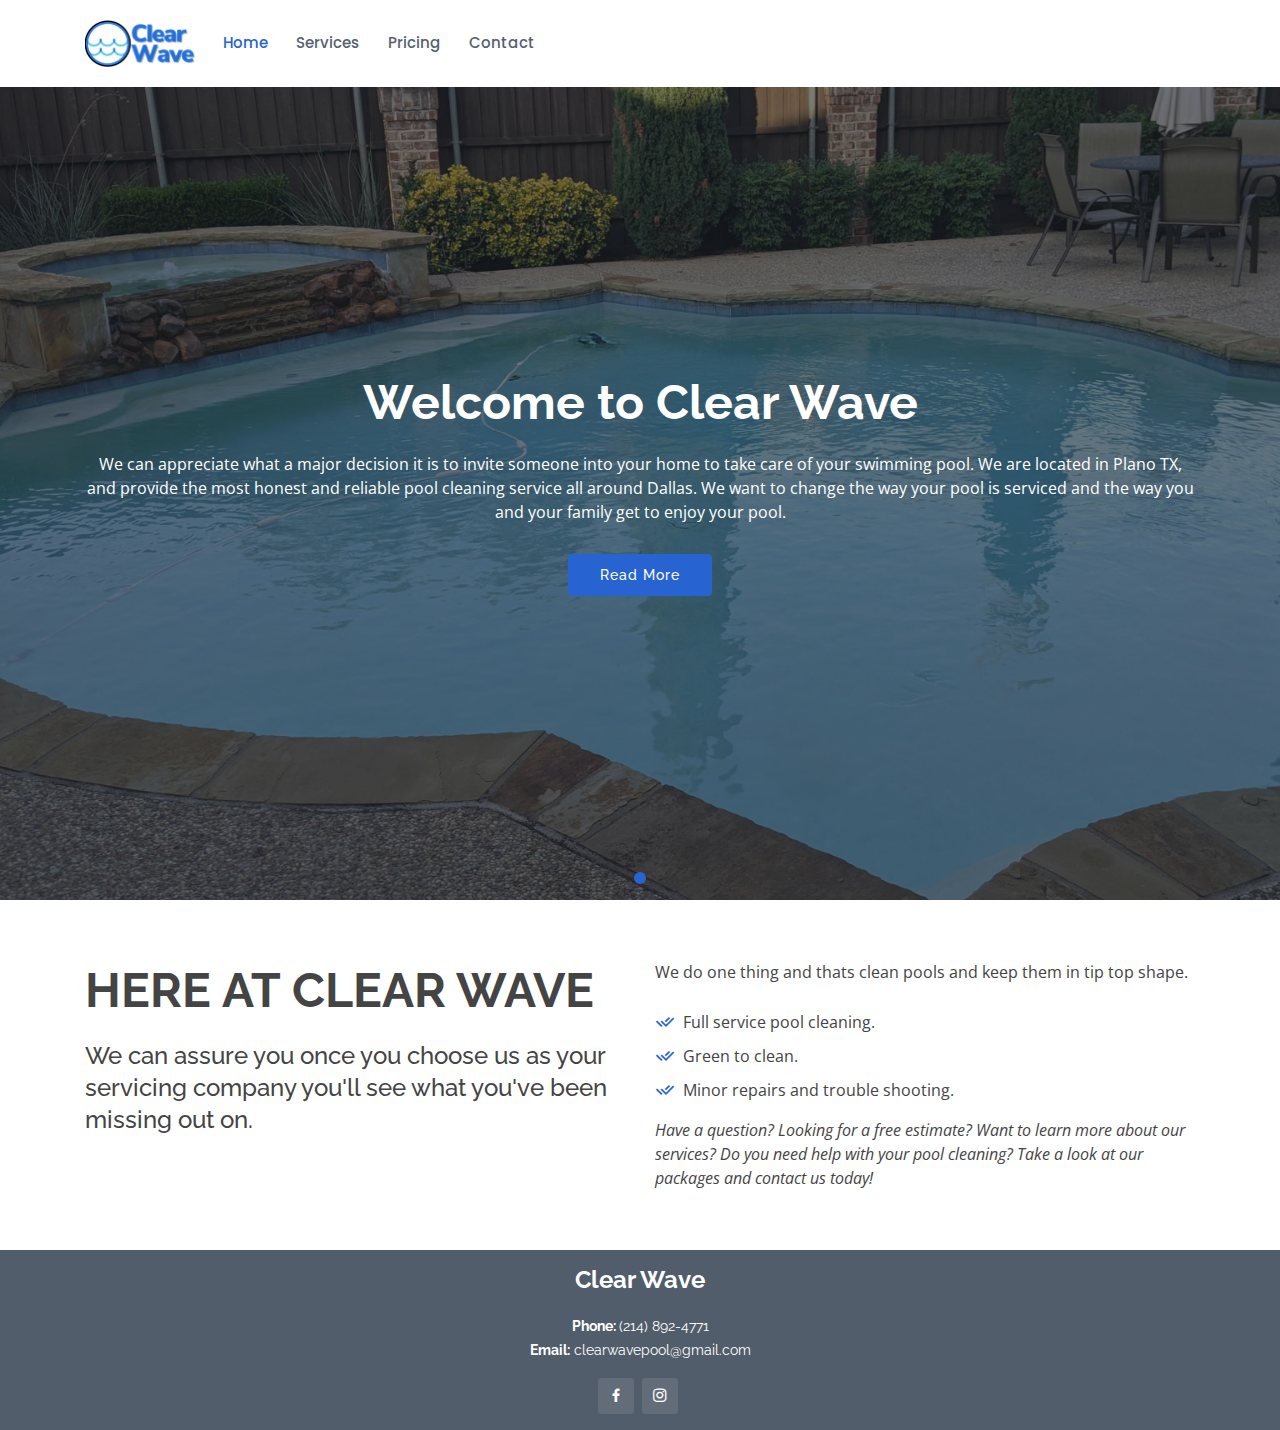
<file: index.html>
<!DOCTYPE html>
<html lang="en">

<head>
  <meta charset="utf-8">
  <meta content="width=device-width, initial-scale=1.0" name="viewport">

  <title>Sailor Bootstrap Template - Index</title>
  <meta content="" name="description">
  <meta content="" name="keywords">

  <!-- Favicons -->
  <link href="assets/img/favicon.png" rel="icon">
  <link href="assets/img/apple-touch-icon.png" rel="apple-touch-icon">

  <!-- Google Fonts -->
  <link href="https://fonts.googleapis.com/css?family=Open+Sans:300,300i,400,400i,600,600i,700,700i|Raleway:300,300i,400,400i,500,500i,600,600i,700,700i|Poppins:300,300i,400,400i,500,500i,600,600i,700,700i" rel="stylesheet">

  <!-- Vendor CSS Files -->
  <link href="assets/vendor/bootstrap/css/bootstrap.min.css" rel="stylesheet">
  <link href="assets/vendor/icofont/icofont.min.css" rel="stylesheet">
  <link href="assets/vendor/boxicons/css/boxicons.min.css" rel="stylesheet">
  <link href="assets/vendor/animate.css/animate.min.css" rel="stylesheet">
  <link href="assets/vendor/remixicon/remixicon.css" rel="stylesheet">
  <link href="assets/vendor/venobox/venobox.css" rel="stylesheet">
  <link href="assets/vendor/owl.carousel/assets/owl.carousel.min.css" rel="stylesheet">

  <!-- Template Main CSS File -->
  <link href="assets/css/style.css" rel="stylesheet">

  <!-- =======================================================
  * Template Name: Sailor - v2.2.0
  * Template URL: https://bootstrapmade.com/sailor-free-bootstrap-theme/
  * Author: BootstrapMade.com
  * License: https://bootstrapmade.com/license/
  ======================================================== -->
</head>

<body>

  <!-- ======= Header ======= -->
  <header id="header" class="fixed-top ">
    <div class="container d-flex align-items-center">

      <!-- <h1 class="logo"><a href="index.html">Clear Wave</a></h1> -->
      <!-- Uncomment below if you prefer to use an image logo -->
      <a href="index.html" class="logo"><img src="assets/img/logo.png" alt="" class="img-fluid"></a>

      <nav class="nav-menu d-none d-lg-block">

        <ul>
          <li class="active"><a href="index.html">Home</a></li>

          <!-- <li class="drop-down"><a href="#">About</a>
            <ul>
              <li><a href="about.html">About Us</a></li>
              <li><a href="team.html">Team</a></li>
              <li><a href="testimonials.html">Testimonials</a></li>

              <li class="drop-down"><a href="#">Deep Drop Down</a>
                <ul>
                  <li><a href="#">Deep Drop Down 1</a></li>
                  <li><a href="#">Deep Drop Down 2</a></li>
                  <li><a href="#">Deep Drop Down 3</a></li>
                  <li><a href="#">Deep Drop Down 4</a></li>
                  <li><a href="#">Deep Drop Down 5</a></li>
                </ul>
              </li>
            </ul>
          </li> -->

          <li><a href="services.html">Services</a></li>
          <!-- <li><a href="portfolio.html">Portfolio</a></li> -->
          <li><a href="pricing.html">Pricing</a></li>
          <!-- <li><a href="blog.html">Blog</a></li> -->
          <li><a href="contact.html">Contact</a></li>

        </ul>

      </nav>
      <!-- .nav-menu -->

    </div>
  </header>
  <!-- End Header -->

  <!-- ======= Hero Section ======= -->
  <section id="hero">
    <div id="heroCarousel" class="carousel slide carousel-fade" data-ride="carousel">

      <ol class="carousel-indicators" id="hero-carousel-indicators"></ol>

      <div class="carousel-inner" role="listbox">

        <!-- Slide 1 -->
        <div class="carousel-item active" style="background-image: url(assets/img/slide/slide-1.jpg)">
          <div class="carousel-container">
            <div class="container">
              <h2 class="animate__animated animate__fadeInDown">Welcome to <span>Clear Wave</span></h2>
              <p class="animate__animated animate__fadeInUp">
                We can appreciate what a major decision it is to invite someone into your
                home to take care of your swimming pool. We are located in Plano TX,
                and provide the most honest and reliable pool cleaning service all
                around Dallas. We want to change the way your pool is serviced and
                the way you and your family get to enjoy your pool.
              </p>
              <a href="#about" class="btn-get-started animate__animated animate__fadeInUp scrollto">Read More</a>
            </div>
          </div>
        </div>

        <!-- Slide 2 -->
        <!-- <div class="carousel-item" style="background-image: url(assets/img/slide/slide-2.jpg)">
          <div class="carousel-container">
            <div class="container">
              <h2 class="animate__animated animate__fadeInDown">Lorem Ipsum Dolor</h2>
              <p class="animate__animated animate__fadeInUp">Ut velit est quam dolor ad a aliquid qui aliquid. Sequi ea ut et est quaerat sequi nihil ut aliquam. Occaecati alias dolorem mollitia ut. Similique ea voluptatem. Esse doloremque accusamus repellendus deleniti vel. Minus et tempore modi architecto.</p>
              <a href="#about" class="btn-get-started animate__animated animate__fadeInUp scrollto">Read More</a>
            </div>
          </div>
        </div> -->

        <!-- Slide 3 -->
        <!-- <div class="carousel-item" style="background-image: url(assets/img/slide/slide-3.jpg)">
          <div class="carousel-container">
            <div class="container">
              <h2 class="animate__animated animate__fadeInDown">Sequi ea ut et est quaerat</h2>
              <p class="animate__animated animate__fadeInUp">Ut velit est quam dolor ad a aliquid qui aliquid. Sequi ea ut et est quaerat sequi nihil ut aliquam. Occaecati alias dolorem mollitia ut. Similique ea voluptatem. Esse doloremque accusamus repellendus deleniti vel. Minus et tempore modi architecto.</p>
              <a href="#about" class="btn-get-started animate__animated animate__fadeInUp scrollto">Read More</a>
            </div>
          </div>
        </div> -->

      </div>

      <!-- <a class="carousel-control-prev" href="#heroCarousel" role="button" data-slide="prev">
        <span class="carousel-control-prev-icon icofont-simple-left" aria-hidden="true"></span>
        <span class="sr-only">Previous</span>
      </a>

      <a class="carousel-control-next" href="#heroCarousel" role="button" data-slide="next">
        <span class="carousel-control-next-icon icofont-simple-right" aria-hidden="true"></span>
        <span class="sr-only">Next</span>
      </a> -->

    </div>
  </section><!-- End Hero -->

  <main id="main">

    <!-- ======= About Section ======= -->
    <section id="about" class="about">
      <div class="container">

        <div class="row content">
          <div class="col-lg-6">
            <h2>Here at Clear Wave</h2>
            <h3>
              We can assure you once you choose us as
              your servicing company you'll see what you've been missing out on.

            </h3>
          </div>
          <div class="col-lg-6 pt-4 pt-lg-0">
            <p>We do one thing and thats clean pools and keep them in tip top shape.</p>
            <ul>
              <li><i class="ri-check-double-line"></i>Full service pool cleaning.</li>
              <li><i class="ri-check-double-line"></i>Green to clean.</li>
              <li><i class="ri-check-double-line"></i>Minor repairs and trouble shooting.</li>
            </ul>
            <p class="font-italic">
              Have a question? Looking for a free estimate?
              Want to learn more about our services? Do you need help with your
              pool cleaning? Take a look at our packages and contact us today!
            </p>
          </div>
        </div>

      </div>
    </section><!-- End About Section -->

    <!-- ======= Clients Section ======= -->
    <!-- <section id="clients" class="clients section-bg">
      <div class="container">

        <div class="row">

          <div class="col-lg-2 col-md-4 col-6 d-flex align-items-center justify-content-center">
            <img src="assets/img/clients/client-1.png" class="img-fluid" alt="">
          </div>

          <div class="col-lg-2 col-md-4 col-6 d-flex align-items-center justify-content-center">
            <img src="assets/img/clients/client-2.png" class="img-fluid" alt="">
          </div>

          <div class="col-lg-2 col-md-4 col-6 d-flex align-items-center justify-content-center">
            <img src="assets/img/clients/client-3.png" class="img-fluid" alt="">
          </div>

          <div class="col-lg-2 col-md-4 col-6 d-flex align-items-center justify-content-center">
            <img src="assets/img/clients/client-4.png" class="img-fluid" alt="">
          </div>

          <div class="col-lg-2 col-md-4 col-6 d-flex align-items-center justify-content-center">
            <img src="assets/img/clients/client-5.png" class="img-fluid" alt="">
          </div>

          <div class="col-lg-2 col-md-4 col-6 d-flex align-items-center justify-content-center">
            <img src="assets/img/clients/client-6.png" class="img-fluid" alt="">
          </div>

        </div>

      </div>
    </section> -->
    <!-- End Clients Section -->

    <!-- ======= Services Section ======= -->
    <!-- <section id="services" class="services">
      <div class="container">

        <div class="section-title">
          <h2>Service</h2>
          <p>The Services We Offer</p>
        </div>

        <div class="row">
          <div class="col-md-6">
            <div class="icon-box">
              <i class="icofont-computer"></i>
              <h4><a href="#">Lorem Ipsum</a></h4>
              <p>Voluptatum deleniti atque corrupti quos dolores et quas molestias excepturi sint occaecati cupiditate non provident</p>
            </div>
          </div>
          <div class="col-md-6 mt-4 mt-md-0">
            <div class="icon-box">
              <i class="icofont-chart-bar-graph"></i>
              <h4><a href="#">Dolor Sitema</a></h4>
              <p>Minim veniam, quis nostrud exercitation ullamco laboris nisi ut aliquip ex ea commodo consequat tarad limino ata</p>
            </div>
          </div>
          <div class="col-md-6 mt-4 mt-md-0">
            <div class="icon-box">
              <i class="icofont-image"></i>
              <h4><a href="#">Sed ut perspiciatis</a></h4>
              <p>Duis aute irure dolor in reprehenderit in voluptate velit esse cillum dolore eu fugiat nulla pariatur</p>
            </div>
          </div>
          <div class="col-md-6 mt-4 mt-md-0">
            <div class="icon-box">
              <i class="icofont-settings"></i>
              <h4><a href="#">Nemo Enim</a></h4>
              <p>Excepteur sint occaecat cupidatat non proident, sunt in culpa qui officia deserunt mollit anim id est laborum</p>
            </div>
          </div>
          <div class="col-md-6 mt-4 mt-md-0">
            <div class="icon-box">
              <i class="icofont-earth"></i>
              <h4><a href="#">Magni Dolore</a></h4>
              <p>At vero eos et accusamus et iusto odio dignissimos ducimus qui blanditiis praesentium voluptatum deleniti atque</p>
            </div>
          </div>
          <div class="col-md-6 mt-4 mt-md-0">
            <div class="icon-box">
              <i class="icofont-tasks-alt"></i>
              <h4><a href="#">Eiusmod Tempor</a></h4>
              <p>Et harum quidem rerum facilis est et expedita distinctio. Nam libero tempore, cum soluta nobis est eligendi</p>
            </div>
          </div>
        </div>

      </div>
    </section> -->
    <!-- End Services Section -->

    <!-- ======= Portfolio Section ======= -->
    <!-- <section id="portfolio" class="portfolio">
      <div class="container">

        <div class="section-title">
          <h2>Portfolio</h2>
          <p>Recent Works</p>
        </div>

        <div class="row">
          <div class="col-lg-12 d-flex justify-content-center">
            <ul id="portfolio-flters">
              <li data-filter="*" class="filter-active">All</li>
              <li data-filter=".filter-app">App</li>
              <li data-filter=".filter-card">Card</li>
              <li data-filter=".filter-web">Web</li>
            </ul>
          </div>
        </div>

        <div class="row portfolio-container">

          <div class="col-lg-4 col-md-6 portfolio-item filter-app">
            <div class="portfolio-wrap">
              <img src="assets/img/portfolio/portfolio-1.jpg" class="img-fluid" alt="">
              <div class="portfolio-info">
                <h4>App 1</h4>
                <p>App</p>
                <div class="portfolio-links">
                  <a href="assets/img/portfolio/portfolio-1.jpg" data-gall="portfolioGallery" class="venobox" title="App 1"><i class="bx bx-plus"></i></a>
                  <a href="portfolio-details.html" data-gall="portfolioDetailsGallery" data-vbtype="iframe" class="venobox" title="Portfolio Details"><i class="bx bx-link"></i></a>
                </div>
              </div>
            </div>
          </div>

          <div class="col-lg-4 col-md-6 portfolio-item filter-web">
            <div class="portfolio-wrap">
              <img src="assets/img/portfolio/portfolio-2.jpg" class="img-fluid" alt="">
              <div class="portfolio-info">
                <h4>Web 3</h4>
                <p>Web</p>
                <div class="portfolio-links">
                  <a href="assets/img/portfolio/portfolio-2.jpg" data-gall="portfolioGallery" class="venobox" title="Web 3"><i class="bx bx-plus"></i></a>
                  <a href="portfolio-details.html" data-gall="portfolioDetailsGallery" data-vbtype="iframe" class="venobox" title="Portfolio Details"><i class="bx bx-link"></i></a>
                </div>
              </div>
            </div>
          </div>

          <div class="col-lg-4 col-md-6 portfolio-item filter-app">
            <div class="portfolio-wrap">
              <img src="assets/img/portfolio/portfolio-3.jpg" class="img-fluid" alt="">
              <div class="portfolio-info">
                <h4>App 2</h4>
                <p>App</p>
                <div class="portfolio-links">
                  <a href="assets/img/portfolio/portfolio-3.jpg" data-gall="portfolioGallery" class="venobox" title="App 2"><i class="bx bx-plus"></i></a>
                  <a href="portfolio-details.html" data-gall="portfolioDetailsGallery" data-vbtype="iframe" class="venobox" title="Portfolio Details"><i class="bx bx-link"></i></a>
                </div>
              </div>
            </div>
          </div>

          <div class="col-lg-4 col-md-6 portfolio-item filter-card">
            <div class="portfolio-wrap">
              <img src="assets/img/portfolio/portfolio-4.jpg" class="img-fluid" alt="">
              <div class="portfolio-info">
                <h4>Card 2</h4>
                <p>Card</p>
                <div class="portfolio-links">
                  <a href="assets/img/portfolio/portfolio-4.jpg" data-gall="portfolioGallery" class="venobox" title="Card 2"><i class="bx bx-plus"></i></a>
                  <a href="portfolio-details.html" data-gall="portfolioDetailsGallery" data-vbtype="iframe" class="venobox" title="Portfolio Details"><i class="bx bx-link"></i></a>
                </div>
              </div>
            </div>
          </div>

          <div class="col-lg-4 col-md-6 portfolio-item filter-web">
            <div class="portfolio-wrap">
              <img src="assets/img/portfolio/portfolio-5.jpg" class="img-fluid" alt="">
              <div class="portfolio-info">
                <h4>Web 2</h4>
                <p>Web</p>
                <div class="portfolio-links">
                  <a href="assets/img/portfolio/portfolio-5.jpg" data-gall="portfolioGallery" class="venobox" title="Web 2"><i class="bx bx-plus"></i></a>
                  <a href="portfolio-details.html" data-gall="portfolioDetailsGallery" data-vbtype="iframe" class="venobox" title="Portfolio Details"><i class="bx bx-link"></i></a>
                </div>
              </div>
            </div>
          </div>

          <div class="col-lg-4 col-md-6 portfolio-item filter-app">
            <div class="portfolio-wrap">
              <img src="assets/img/portfolio/portfolio-6.jpg" class="img-fluid" alt="">
              <div class="portfolio-info">
                <h4>App 3</h4>
                <p>App</p>
                <div class="portfolio-links">
                  <a href="assets/img/portfolio/portfolio-6.jpg" data-gall="portfolioGallery" class="venobox" title="App 3"><i class="bx bx-plus"></i></a>
                  <a href="portfolio-details.html" data-gall="portfolioDetailsGallery" data-vbtype="iframe" class="venobox" title="Portfolio Details"><i class="bx bx-link"></i></a>
                </div>
              </div>
            </div>
          </div>

          <div class="col-lg-4 col-md-6 portfolio-item filter-card">
            <div class="portfolio-wrap">
              <img src="assets/img/portfolio/portfolio-7.jpg" class="img-fluid" alt="">
              <div class="portfolio-info">
                <h4>Card 1</h4>
                <p>Card</p>
                <div class="portfolio-links">
                  <a href="assets/img/portfolio/portfolio-7.jpg" data-gall="portfolioGallery" class="venobox" title="Card 1"><i class="bx bx-plus"></i></a>
                  <a href="portfolio-details.html" data-gall="portfolioDetailsGallery" data-vbtype="iframe" class="venobox" title="Portfolio Details"><i class="bx bx-link"></i></a>
                </div>
              </div>
            </div>
          </div>

          <div class="col-lg-4 col-md-6 portfolio-item filter-card">
            <div class="portfolio-wrap">
              <img src="assets/img/portfolio/portfolio-8.jpg" class="img-fluid" alt="">
              <div class="portfolio-info">
                <h4>Card 3</h4>
                <p>Card</p>
                <div class="portfolio-links">
                  <a href="assets/img/portfolio/portfolio-8.jpg" data-gall="portfolioGallery" class="venobox" title="Card 3"><i class="bx bx-plus"></i></a>
                  <a href="portfolio-details.html" data-gall="portfolioDetailsGallery" data-vbtype="iframe" class="venobox" title="Portfolio Details"><i class="bx bx-link"></i></a>
                </div>
              </div>
            </div>
          </div>

          <div class="col-lg-4 col-md-6 portfolio-item filter-web">
            <div class="portfolio-wrap">
              <img src="assets/img/portfolio/portfolio-9.jpg" class="img-fluid" alt="">
              <div class="portfolio-info">
                <h4>Web 3</h4>
                <p>Web</p>
                <div class="portfolio-links">
                  <a href="assets/img/portfolio/portfolio-9.jpg" data-gall="portfolioGallery" class="venobox" title="Web 3"><i class="bx bx-plus"></i></a>
                  <a href="portfolio-details.html" data-gall="portfolioDetailsGallery" data-vbtype="iframe" class="venobox" title="Portfolio Details"><i class="bx bx-link"></i></a>
                </div>
              </div>
            </div>
          </div>

        </div>

      </div>
    </section> -->
    <!-- End Portfolio Section -->

  </main><!-- End #main -->

  <!-- ======= Footer ======= -->
  <footer id="footer">
    <div class="footer-top">
      <div class="container">
        <div class="row justify-content-center">

          <div class="col-lg-3 col-md-6">
            <div class="footer-info text-center">
              <h3>Clear Wave</h3>
              <p>
                <strong>Phone: </strong>(214) 892-4771<br>
                <strong>Email:</strong> clearwavepool@gmail.com<br>
              </p>
              <div class="social-links mt-3">
                <!-- <a href="#" class="twitter"><i class="bx bxl-twitter"></i></a> -->
                <a href="https://www.facebook.com/ClearWavePoolService" class="facebook"><i class="bx bxl-facebook"></i></a>
                <a href="https://www.instagram.com/clearwavepoolservice" class="instagram"><i class="bx bxl-instagram"></i></a>
                <!-- <a href="#" class="google-plus"><i class="bx bxl-skype"></i></a> -->
                <!-- <a href="#" class="linkedin"><i class="bx bxl-linkedin"></i></a> -->
              </div>
            </div>
          </div>

          <!-- <div class="col-lg-2 col-md-6 footer-links">
            <h4>Useful Links</h4>
            <ul>
              <li><i class="bx bx-chevron-right"></i> <a href="#">Home</a></li>
              <li><i class="bx bx-chevron-right"></i> <a href="#">About us</a></li>
              <li><i class="bx bx-chevron-right"></i> <a href="#">Services</a></li>
              <li><i class="bx bx-chevron-right"></i> <a href="#">Terms of service</a></li>
              <li><i class="bx bx-chevron-right"></i> <a href="#">Privacy policy</a></li>
            </ul>
          </div> -->

          <!-- <div class="col-lg-3 col-md-6 footer-links">
            <h4>Our Services</h4>
            <ul>
              <li><i class="bx bx-chevron-right"></i> <a href="#">Web Design</a></li>
              <li><i class="bx bx-chevron-right"></i> <a href="#">Web Development</a></li>
              <li><i class="bx bx-chevron-right"></i> <a href="#">Product Management</a></li>
              <li><i class="bx bx-chevron-right"></i> <a href="#">Marketing</a></li>
              <li><i class="bx bx-chevron-right"></i> <a href="#">Graphic Design</a></li>
            </ul>
          </div> -->

          <!-- Newsletter -->
          <!-- <div class="col-lg-4 col-md-6 footer-newsletter">
            <h4>Our Newsletter</h4>
            <p>Tamen quem nulla quae legam multos aute sint culpa legam noster magna</p>
            <form action="" method="post">
              <input type="email" name="email"><input type="submit" value="Subscribe">
            </form>
          </div> -->
          <!-- /Newsletter-->

        </div>
      </div>
    </div>

    <!-- <div class="container">
      <div class="copyright">
      </div>
      <div class="credits">
      </div>
    </div> -->
  </footer>
  <!-- End Footer -->

  <a href="#" class="back-to-top"><i class="icofont-simple-up"></i></a>

  <!-- Vendor JS Files -->
  <script src="assets/vendor/jquery/jquery.min.js"></script>
  <script src="assets/vendor/bootstrap/js/bootstrap.bundle.min.js"></script>
  <script src="assets/vendor/jquery.easing/jquery.easing.min.js"></script>
  <script src="assets/vendor/php-email-form/validate.js"></script>
  <script src="assets/vendor/isotope-layout/isotope.pkgd.min.js"></script>
  <script src="assets/vendor/venobox/venobox.min.js"></script>
  <script src="assets/vendor/waypoints/jquery.waypoints.min.js"></script>
  <script src="assets/vendor/owl.carousel/owl.carousel.min.js"></script>

  <!-- Template Main JS File -->
  <script src="assets/js/main.js"></script>

</body>

</html>
</file>
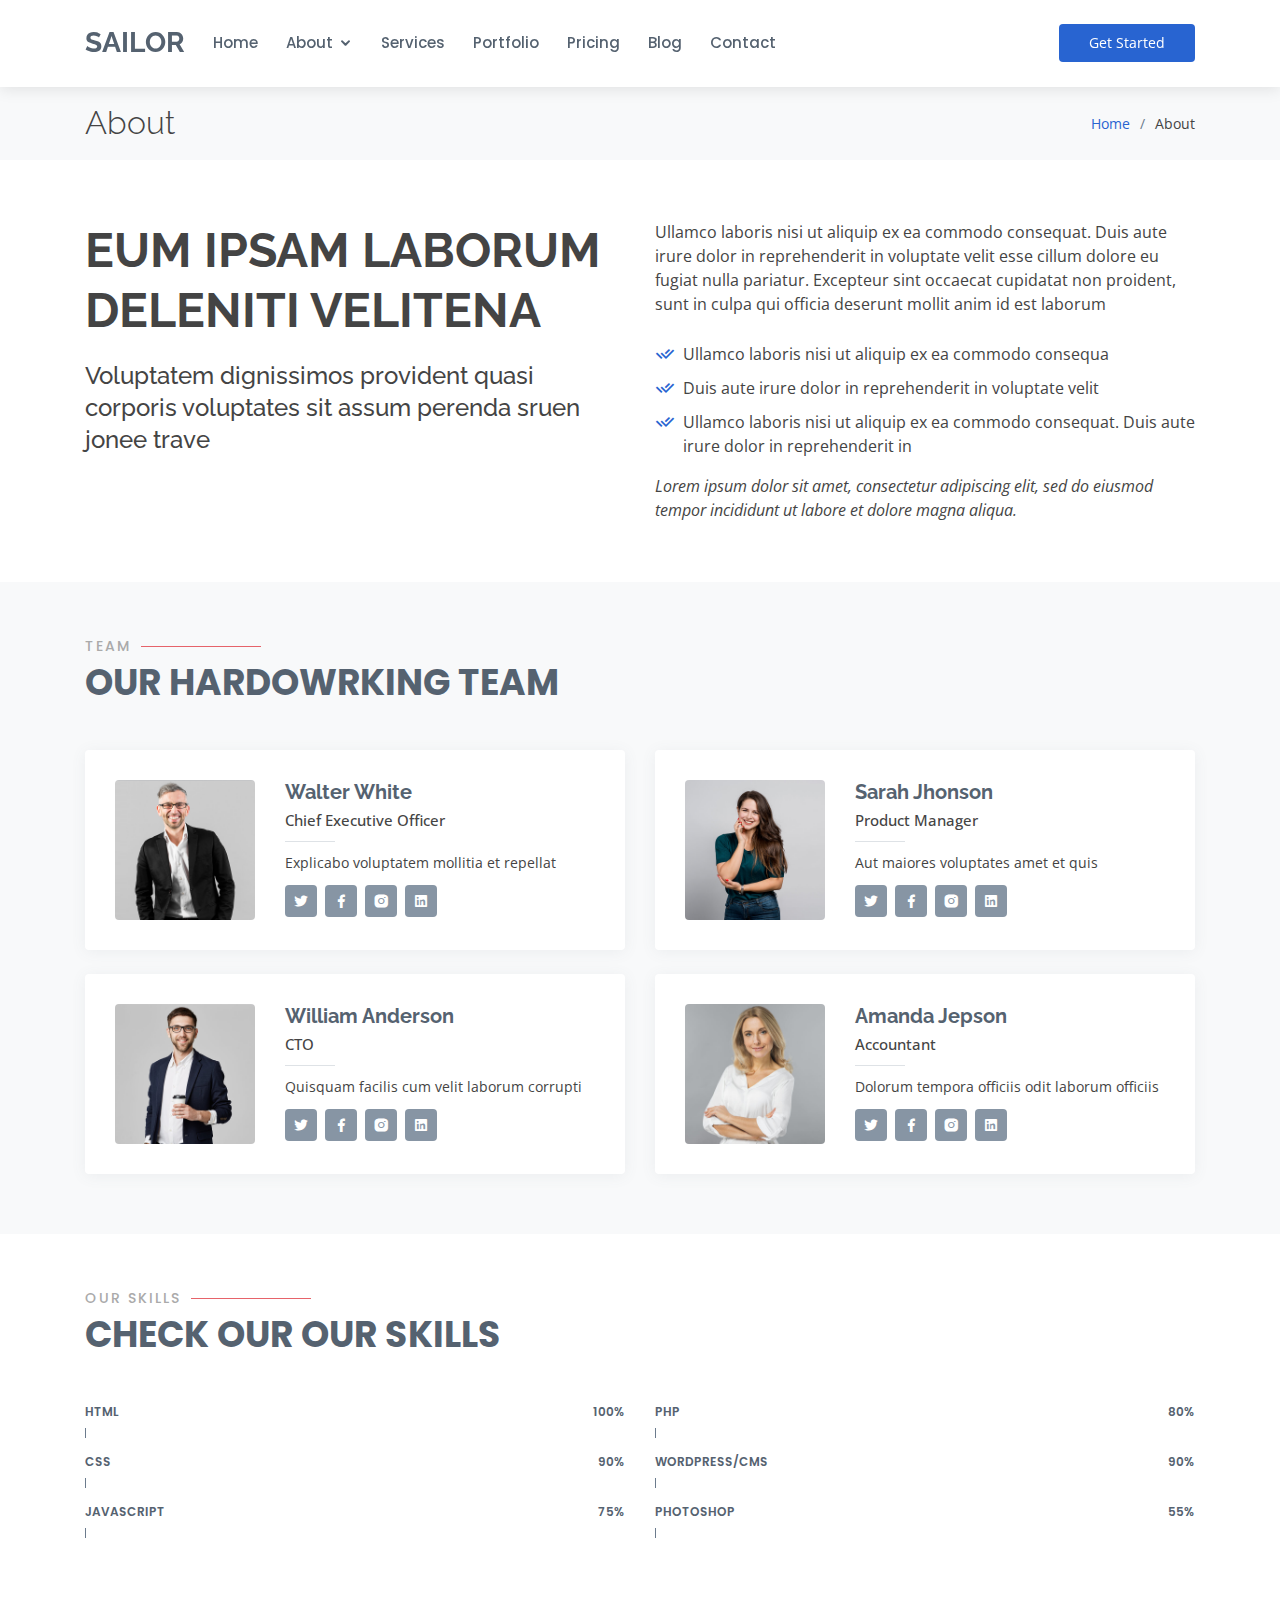
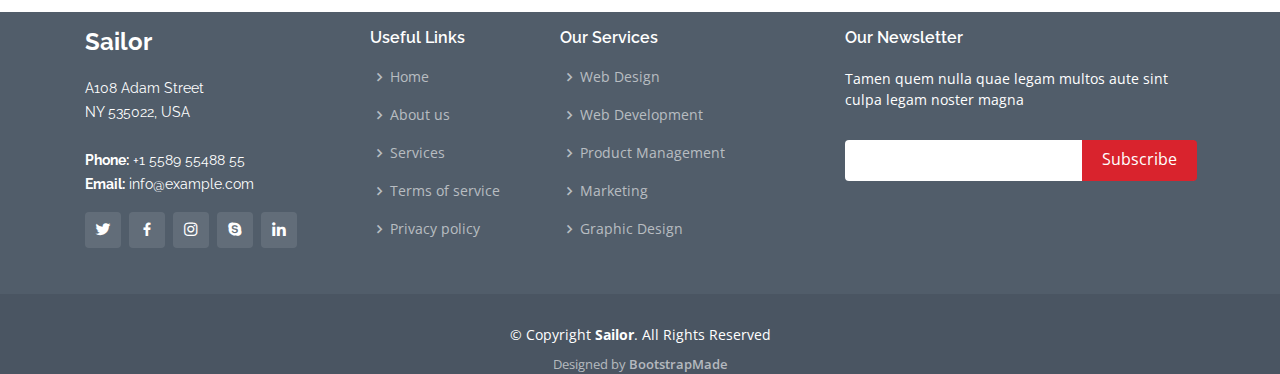
<file: about.html>
<!DOCTYPE html>
<html lang="en">

<head>
  <meta charset="utf-8">
  <meta content="width=device-width, initial-scale=1.0" name="viewport">

  <title>About - Sailor Bootstrap Template</title>
  <meta content="" name="description">
  <meta content="" name="keywords">

  <!-- Favicons -->
  <link href="assets/img/favicon.png" rel="icon">
  <link href="assets/img/apple-touch-icon.png" rel="apple-touch-icon">

  <!-- Google Fonts -->
  <link href="https://fonts.googleapis.com/css?family=Open+Sans:300,300i,400,400i,600,600i,700,700i|Raleway:300,300i,400,400i,500,500i,600,600i,700,700i|Poppins:300,300i,400,400i,500,500i,600,600i,700,700i" rel="stylesheet">

  <!-- Vendor CSS Files -->
  <link href="assets/vendor/bootstrap/css/bootstrap.min.css" rel="stylesheet">
  <link href="assets/vendor/icofont/icofont.min.css" rel="stylesheet">
  <link href="assets/vendor/boxicons/css/boxicons.min.css" rel="stylesheet">
  <link href="assets/vendor/animate.css/animate.min.css" rel="stylesheet">
  <link href="assets/vendor/remixicon/remixicon.css" rel="stylesheet">
  <link href="assets/vendor/venobox/venobox.css" rel="stylesheet">
  <link href="assets/vendor/owl.carousel/assets/owl.carousel.min.css" rel="stylesheet">

  <!-- Template Main CSS File -->
  <link href="assets/css/style.css" rel="stylesheet">

  <!-- =======================================================
  * Template Name: Sailor - v2.2.0
  * Template URL: https://bootstrapmade.com/sailor-free-bootstrap-theme/
  * Author: BootstrapMade.com
  * License: https://bootstrapmade.com/license/
  ======================================================== -->
</head>

<body>

  <!-- ======= Header ======= -->
  <header id="header" class="fixed-top header-inner-pages">
    <div class="container d-flex align-items-center">

      <h1 class="logo"><a href="index.html">Sailor</a></h1>
      <!-- Uncomment below if you prefer to use an image logo -->
      <!-- <a href="index.html" class="logo"><img src="assets/img/logo.png" alt="" class="img-fluid"></a>-->

      <nav class="nav-menu d-none d-lg-block">

        <ul>
          <li><a href="index.html">Home</a></li>

          <li class="drop-down"><a href="#">About</a>
            <ul>
              <li class="active"><a href="about.html">About Us</a></li>
              <li><a href="team.html">Team</a></li>
              <li><a href="testimonials.html">Testimonials</a></li>

              <li class="drop-down"><a href="#">Deep Drop Down</a>
                <ul>
                  <li><a href="#">Deep Drop Down 1</a></li>
                  <li><a href="#">Deep Drop Down 2</a></li>
                  <li><a href="#">Deep Drop Down 3</a></li>
                  <li><a href="#">Deep Drop Down 4</a></li>
                  <li><a href="#">Deep Drop Down 5</a></li>
                </ul>
              </li>
            </ul>
          </li>

          <li><a href="services.html">Services</a></li>
          <li><a href="portfolio.html">Portfolio</a></li>
          <li><a href="pricing.html">Pricing</a></li>
          <li><a href="blog.html">Blog</a></li>
          <li><a href="contact.html">Contact</a></li>

        </ul>

      </nav><!-- .nav-menu -->

      <a href="index.html" class="get-started-btn ml-auto">Get Started</a>

    </div>
  </header><!-- End Header -->

  <main id="main">

    <!-- ======= Breadcrumbs ======= -->
    <section id="breadcrumbs" class="breadcrumbs">
      <div class="container">

        <div class="d-flex justify-content-between align-items-center">
          <h2>About</h2>
          <ol>
            <li><a href="index.html">Home</a></li>
            <li>About</li>
          </ol>
        </div>

      </div>
    </section><!-- End Breadcrumbs -->

    <!-- ======= About Section ======= -->
    <section id="about" class="about">
      <div class="container">

        <div class="row content">
          <div class="col-lg-6">
            <h2>Eum ipsam laborum deleniti velitena</h2>
            <h3>Voluptatem dignissimos provident quasi corporis voluptates sit assum perenda sruen jonee trave</h3>
          </div>
          <div class="col-lg-6 pt-4 pt-lg-0">
            <p>
              Ullamco laboris nisi ut aliquip ex ea commodo consequat. Duis aute irure dolor in reprehenderit in voluptate
              velit esse cillum dolore eu fugiat nulla pariatur. Excepteur sint occaecat cupidatat non proident, sunt in
              culpa qui officia deserunt mollit anim id est laborum
            </p>
            <ul>
              <li><i class="ri-check-double-line"></i> Ullamco laboris nisi ut aliquip ex ea commodo consequa</li>
              <li><i class="ri-check-double-line"></i> Duis aute irure dolor in reprehenderit in voluptate velit</li>
              <li><i class="ri-check-double-line"></i> Ullamco laboris nisi ut aliquip ex ea commodo consequat. Duis aute irure dolor in reprehenderit in</li>
            </ul>
            <p class="font-italic">
              Lorem ipsum dolor sit amet, consectetur adipiscing elit, sed do eiusmod tempor incididunt ut labore et dolore
              magna aliqua.
            </p>
          </div>
        </div>

      </div>
    </section><!-- End About Section -->

    <!-- ======= Team Section ======= -->
    <section id="team" class="team section-bg">
      <div class="container">

        <div class="section-title">
          <h2>Team</h2>
          <p>Our Hardowrking Team</p>
        </div>

        <div class="row">

          <div class="col-lg-6">
            <div class="member d-flex align-items-start">
              <div class="pic"><img src="assets/img/team/team-1.jpg" class="img-fluid" alt=""></div>
              <div class="member-info">
                <h4>Walter White</h4>
                <span>Chief Executive Officer</span>
                <p>Explicabo voluptatem mollitia et repellat</p>
                <div class="social">
                  <a href=""><i class="ri-twitter-fill"></i></a>
                  <a href=""><i class="ri-facebook-fill"></i></a>
                  <a href=""><i class="ri-instagram-fill"></i></a>
                  <a href=""> <i class="ri-linkedin-box-fill"></i> </a>
                </div>
              </div>
            </div>
          </div>

          <div class="col-lg-6 mt-4 mt-lg-0">
            <div class="member d-flex align-items-start">
              <div class="pic"><img src="assets/img/team/team-2.jpg" class="img-fluid" alt=""></div>
              <div class="member-info">
                <h4>Sarah Jhonson</h4>
                <span>Product Manager</span>
                <p>Aut maiores voluptates amet et quis</p>
                <div class="social">
                  <a href=""><i class="ri-twitter-fill"></i></a>
                  <a href=""><i class="ri-facebook-fill"></i></a>
                  <a href=""><i class="ri-instagram-fill"></i></a>
                  <a href=""> <i class="ri-linkedin-box-fill"></i> </a>
                </div>
              </div>
            </div>
          </div>

          <div class="col-lg-6 mt-4">
            <div class="member d-flex align-items-start">
              <div class="pic"><img src="assets/img/team/team-3.jpg" class="img-fluid" alt=""></div>
              <div class="member-info">
                <h4>William Anderson</h4>
                <span>CTO</span>
                <p>Quisquam facilis cum velit laborum corrupti</p>
                <div class="social">
                  <a href=""><i class="ri-twitter-fill"></i></a>
                  <a href=""><i class="ri-facebook-fill"></i></a>
                  <a href=""><i class="ri-instagram-fill"></i></a>
                  <a href=""> <i class="ri-linkedin-box-fill"></i> </a>
                </div>
              </div>
            </div>
          </div>

          <div class="col-lg-6 mt-4">
            <div class="member d-flex align-items-start">
              <div class="pic"><img src="assets/img/team/team-4.jpg" class="img-fluid" alt=""></div>
              <div class="member-info">
                <h4>Amanda Jepson</h4>
                <span>Accountant</span>
                <p>Dolorum tempora officiis odit laborum officiis</p>
                <div class="social">
                  <a href=""><i class="ri-twitter-fill"></i></a>
                  <a href=""><i class="ri-facebook-fill"></i></a>
                  <a href=""><i class="ri-instagram-fill"></i></a>
                  <a href=""> <i class="ri-linkedin-box-fill"></i> </a>
                </div>
              </div>
            </div>
          </div>

        </div>

      </div>
    </section><!-- End Team Section -->

    <!-- ======= Our Skills Section ======= -->
    <section id="skills" class="skills">
      <div class="container">

        <div class="section-title">
          <h2>Our Skills</h2>
          <p>Check our Our Skills</p>
        </div>

        <div class="row skills-content">

          <div class="col-lg-6">

            <div class="progress">
              <span class="skill">HTML <i class="val">100%</i></span>
              <div class="progress-bar-wrap">
                <div class="progress-bar" role="progressbar" aria-valuenow="100" aria-valuemin="0" aria-valuemax="100"></div>
              </div>
            </div>

            <div class="progress">
              <span class="skill">CSS <i class="val">90%</i></span>
              <div class="progress-bar-wrap">
                <div class="progress-bar" role="progressbar" aria-valuenow="90" aria-valuemin="0" aria-valuemax="100"></div>
              </div>
            </div>

            <div class="progress">
              <span class="skill">JavaScript <i class="val">75%</i></span>
              <div class="progress-bar-wrap">
                <div class="progress-bar" role="progressbar" aria-valuenow="75" aria-valuemin="0" aria-valuemax="100"></div>
              </div>
            </div>

          </div>

          <div class="col-lg-6">

            <div class="progress">
              <span class="skill">PHP <i class="val">80%</i></span>
              <div class="progress-bar-wrap">
                <div class="progress-bar" role="progressbar" aria-valuenow="80" aria-valuemin="0" aria-valuemax="100"></div>
              </div>
            </div>

            <div class="progress">
              <span class="skill">WordPress/CMS <i class="val">90%</i></span>
              <div class="progress-bar-wrap">
                <div class="progress-bar" role="progressbar" aria-valuenow="90" aria-valuemin="0" aria-valuemax="100"></div>
              </div>
            </div>

            <div class="progress">
              <span class="skill">Photoshop <i class="val">55%</i></span>
              <div class="progress-bar-wrap">
                <div class="progress-bar" role="progressbar" aria-valuenow="55" aria-valuemin="0" aria-valuemax="100"></div>
              </div>
            </div>

          </div>

        </div>

      </div>
    </section><!-- End Our Skills Section -->

  </main><!-- End #main -->

  <!-- ======= Footer ======= -->
  <footer id="footer">
    <div class="footer-top">
      <div class="container">
        <div class="row">

          <div class="col-lg-3 col-md-6">
            <div class="footer-info">
              <h3>Sailor</h3>
              <p>
                A108 Adam Street <br>
                NY 535022, USA<br><br>
                <strong>Phone:</strong> +1 5589 55488 55<br>
                <strong>Email:</strong> info@example.com<br>
              </p>
              <div class="social-links mt-3">
                <a href="#" class="twitter"><i class="bx bxl-twitter"></i></a>
                <a href="#" class="facebook"><i class="bx bxl-facebook"></i></a>
                <a href="#" class="instagram"><i class="bx bxl-instagram"></i></a>
                <a href="#" class="google-plus"><i class="bx bxl-skype"></i></a>
                <a href="#" class="linkedin"><i class="bx bxl-linkedin"></i></a>
              </div>
            </div>
          </div>

          <div class="col-lg-2 col-md-6 footer-links">
            <h4>Useful Links</h4>
            <ul>
              <li><i class="bx bx-chevron-right"></i> <a href="#">Home</a></li>
              <li><i class="bx bx-chevron-right"></i> <a href="#">About us</a></li>
              <li><i class="bx bx-chevron-right"></i> <a href="#">Services</a></li>
              <li><i class="bx bx-chevron-right"></i> <a href="#">Terms of service</a></li>
              <li><i class="bx bx-chevron-right"></i> <a href="#">Privacy policy</a></li>
            </ul>
          </div>

          <div class="col-lg-3 col-md-6 footer-links">
            <h4>Our Services</h4>
            <ul>
              <li><i class="bx bx-chevron-right"></i> <a href="#">Web Design</a></li>
              <li><i class="bx bx-chevron-right"></i> <a href="#">Web Development</a></li>
              <li><i class="bx bx-chevron-right"></i> <a href="#">Product Management</a></li>
              <li><i class="bx bx-chevron-right"></i> <a href="#">Marketing</a></li>
              <li><i class="bx bx-chevron-right"></i> <a href="#">Graphic Design</a></li>
            </ul>
          </div>

          <div class="col-lg-4 col-md-6 footer-newsletter">
            <h4>Our Newsletter</h4>
            <p>Tamen quem nulla quae legam multos aute sint culpa legam noster magna</p>
            <form action="" method="post">
              <input type="email" name="email"><input type="submit" value="Subscribe">
            </form>

          </div>

        </div>
      </div>
    </div>

    <div class="container">
      <div class="copyright">
        &copy; Copyright <strong><span>Sailor</span></strong>. All Rights Reserved
      </div>
      <div class="credits">
        <!-- All the links in the footer should remain intact. -->
        <!-- You can delete the links only if you purchased the pro version. -->
        <!-- Licensing information: https://bootstrapmade.com/license/ -->
        <!-- Purchase the pro version with working PHP/AJAX contact form: https://bootstrapmade.com/sailor-free-bootstrap-theme/ -->
        Designed by <a href="https://bootstrapmade.com/">BootstrapMade</a>
      </div>
    </div>
  </footer><!-- End Footer -->

  <a href="#" class="back-to-top"><i class="icofont-simple-up"></i></a>

  <!-- Vendor JS Files -->
  <script src="assets/vendor/jquery/jquery.min.js"></script>
  <script src="assets/vendor/bootstrap/js/bootstrap.bundle.min.js"></script>
  <script src="assets/vendor/jquery.easing/jquery.easing.min.js"></script>
  <script src="assets/vendor/php-email-form/validate.js"></script>
  <script src="assets/vendor/isotope-layout/isotope.pkgd.min.js"></script>
  <script src="assets/vendor/venobox/venobox.min.js"></script>
  <script src="assets/vendor/waypoints/jquery.waypoints.min.js"></script>
  <script src="assets/vendor/owl.carousel/owl.carousel.min.js"></script>

  <!-- Template Main JS File -->
  <script src="assets/js/main.js"></script>

</body>

</html>
</file>
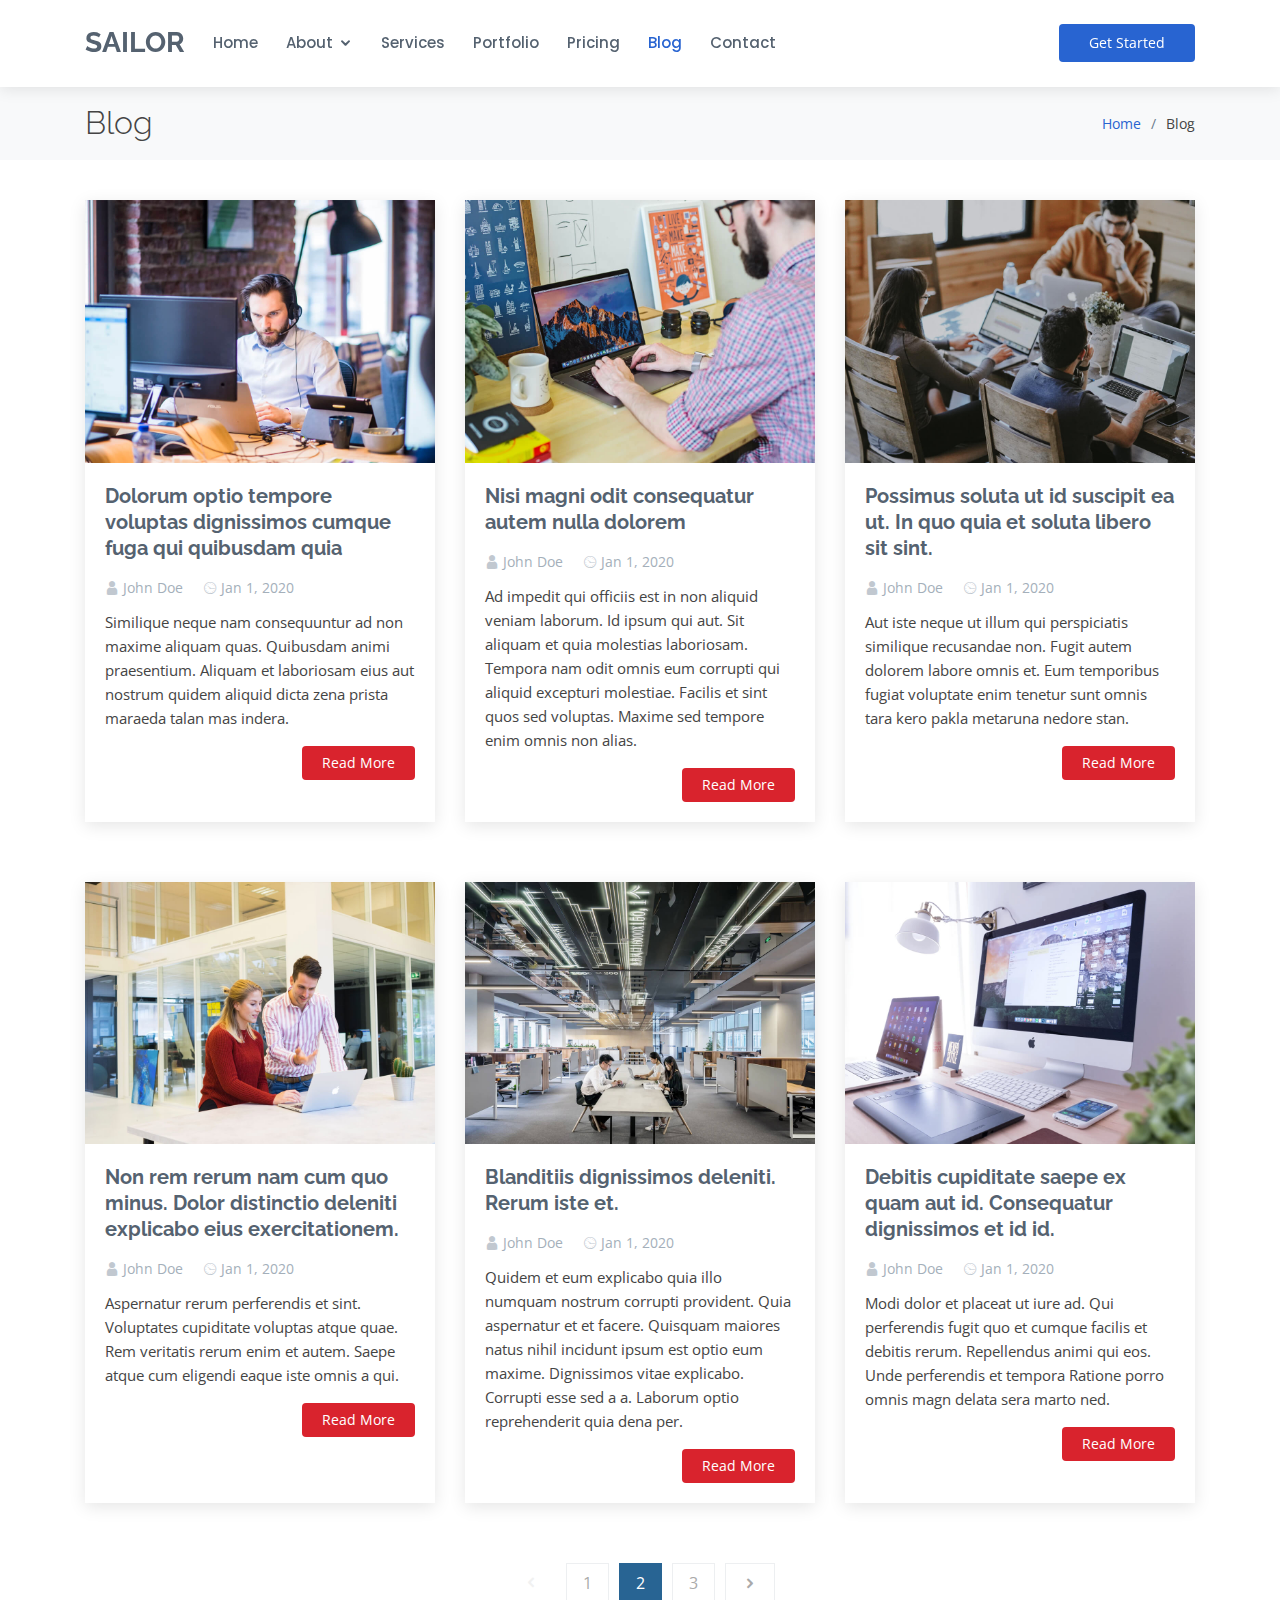
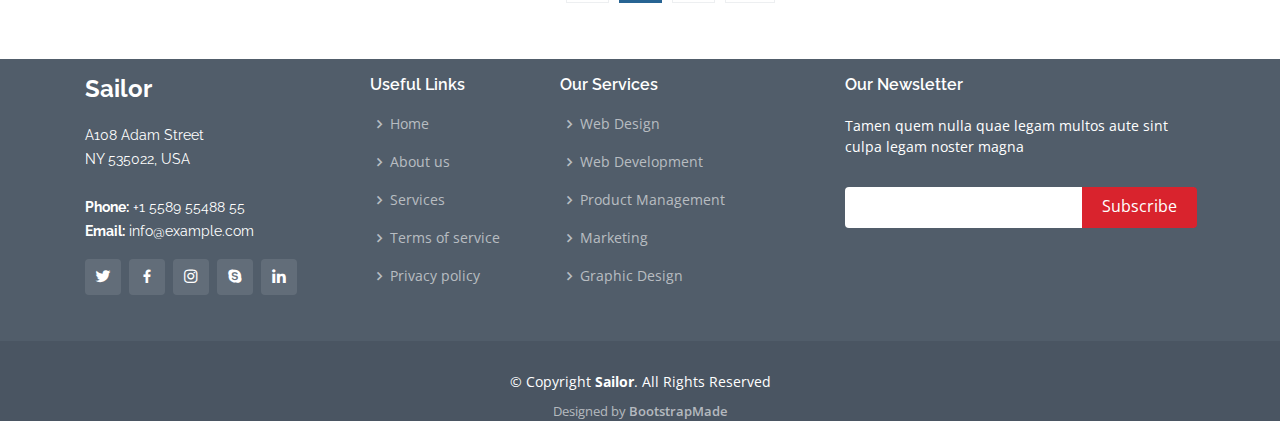
<file: blog.html>
<!DOCTYPE html>
<html lang="en">

<head>
  <meta charset="utf-8">
  <meta content="width=device-width, initial-scale=1.0" name="viewport">

  <title>Blog - Sailor Bootstrap Template</title>
  <meta content="" name="description">
  <meta content="" name="keywords">

  <!-- Favicons -->
  <link href="assets/img/favicon.png" rel="icon">
  <link href="assets/img/apple-touch-icon.png" rel="apple-touch-icon">

  <!-- Google Fonts -->
  <link href="https://fonts.googleapis.com/css?family=Open+Sans:300,300i,400,400i,600,600i,700,700i|Raleway:300,300i,400,400i,500,500i,600,600i,700,700i|Poppins:300,300i,400,400i,500,500i,600,600i,700,700i" rel="stylesheet">

  <!-- Vendor CSS Files -->
  <link href="assets/vendor/bootstrap/css/bootstrap.min.css" rel="stylesheet">
  <link href="assets/vendor/icofont/icofont.min.css" rel="stylesheet">
  <link href="assets/vendor/boxicons/css/boxicons.min.css" rel="stylesheet">
  <link href="assets/vendor/animate.css/animate.min.css" rel="stylesheet">
  <link href="assets/vendor/remixicon/remixicon.css" rel="stylesheet">
  <link href="assets/vendor/venobox/venobox.css" rel="stylesheet">
  <link href="assets/vendor/owl.carousel/assets/owl.carousel.min.css" rel="stylesheet">

  <!-- Template Main CSS File -->
  <link href="assets/css/style.css" rel="stylesheet">

  <!-- =======================================================
  * Template Name: Sailor - v2.2.0
  * Template URL: https://bootstrapmade.com/sailor-free-bootstrap-theme/
  * Author: BootstrapMade.com
  * License: https://bootstrapmade.com/license/
  ======================================================== -->
</head>

<body>

  <!-- ======= Header ======= -->
  <header id="header" class="fixed-top header-inner-pages">
    <div class="container d-flex align-items-center">

      <h1 class="logo"><a href="index.html">Sailor</a></h1>
      <!-- Uncomment below if you prefer to use an image logo -->
      <!-- <a href="index.html" class="logo"><img src="assets/img/logo.png" alt="" class="img-fluid"></a>-->

      <nav class="nav-menu d-none d-lg-block">

        <ul>
          <li><a href="index.html">Home</a></li>

          <li class="drop-down"><a href="#">About</a>
            <ul>
              <li><a href="about.html">About Us</a></li>
              <li><a href="team.html">Team</a></li>
              <li><a href="testimonials.html">Testimonials</a></li>

              <li class="drop-down"><a href="#">Deep Drop Down</a>
                <ul>
                  <li><a href="#">Deep Drop Down 1</a></li>
                  <li><a href="#">Deep Drop Down 2</a></li>
                  <li><a href="#">Deep Drop Down 3</a></li>
                  <li><a href="#">Deep Drop Down 4</a></li>
                  <li><a href="#">Deep Drop Down 5</a></li>
                </ul>
              </li>
            </ul>
          </li>

          <li><a href="services.html">Services</a></li>
          <li><a href="portfolio.html">Portfolio</a></li>
          <li><a href="pricing.html">Pricing</a></li>
          <li class="active"><a href="blog.html">Blog</a></li>
          <li><a href="contact.html">Contact</a></li>

        </ul>

      </nav><!-- .nav-menu -->

      <a href="index.html" class="get-started-btn ml-auto">Get Started</a>

    </div>
  </header><!-- End Header -->

  <main id="main">

    <!-- ======= Breadcrumbs ======= -->
    <section id="breadcrumbs" class="breadcrumbs">
      <div class="container">

        <div class="d-flex justify-content-between align-items-center">
          <h2>Blog</h2>
          <ol>
            <li><a href="index.html">Home</a></li>
            <li>Blog</li>
          </ol>
        </div>

      </div>
    </section><!-- End Breadcrumbs -->

    <!-- ======= Blog Section ======= -->
    <section id="blog" class="blog">
      <div class="container">

        <div class="row">

          <div class="col-lg-4  col-md-6 d-flex align-items-stretch" data-aos="fade-up">
            <article class="entry">

              <div class="entry-img">
                <img src="assets/img/blog-1.jpg" alt="" class="img-fluid">
              </div>

              <h2 class="entry-title">
                <a href="blog-single.html">Dolorum optio tempore voluptas dignissimos cumque fuga qui quibusdam quia</a>
              </h2>

              <div class="entry-meta">
                <ul>
                  <li class="d-flex align-items-center"><i class="icofont-user"></i> <a href="blog-single.html">John Doe</a></li>
                  <li class="d-flex align-items-center"><i class="icofont-wall-clock"></i> <a href="blog-single.html"><time datetime="2020-01-01">Jan 1, 2020</time></a></li>
                </ul>
              </div>

              <div class="entry-content">
                <p>
                  Similique neque nam consequuntur ad non maxime aliquam quas. Quibusdam animi praesentium. Aliquam et laboriosam eius aut nostrum quidem aliquid dicta zena prista maraeda talan mas indera.
                </p>
                <div class="read-more">
                  <a href="blog-single.html">Read More</a>
                </div>
              </div>

            </article><!-- End blog entry -->
          </div>

          <div class="col-lg-4  col-md-6 d-flex align-items-stretch" data-aos="fade-up">
            <article class="entry">

              <div class="entry-img">
                <img src="assets/img/blog-2.jpg" alt="" class="img-fluid">
              </div>

              <h2 class="entry-title">
                <a href="blog-single.html">Nisi magni odit consequatur autem nulla dolorem</a>
              </h2>

              <div class="entry-meta">
                <ul>
                  <li class="d-flex align-items-center"><i class="icofont-user"></i> <a href="blog-single.html">John Doe</a></li>
                  <li class="d-flex align-items-center"><i class="icofont-wall-clock"></i> <a href="blog-single.html"><time datetime="2020-01-01">Jan 1, 2020</time></a></li>
                </ul>
              </div>

              <div class="entry-content">
                <p>
                  Ad impedit qui officiis est in non aliquid veniam laborum. Id ipsum qui aut. Sit aliquam et quia molestias laboriosam. Tempora nam odit omnis eum corrupti qui aliquid excepturi molestiae. Facilis et sint quos sed voluptas. Maxime sed tempore enim omnis non alias.
                </p>
                <div class="read-more">
                  <a href="blog-single.html">Read More</a>
                </div>
              </div>

            </article><!-- End blog entry -->
          </div>

          <div class="col-lg-4  col-md-6 d-flex align-items-stretch" data-aos="fade-up">
            <article class="entry">

              <div class="entry-img">
                <img src="assets/img/blog-3.jpg" alt="" class="img-fluid">
              </div>

              <h2 class="entry-title">
                <a href="blog-single.html">Possimus soluta ut id suscipit ea ut. In quo quia et soluta libero sit sint.</a>
              </h2>

              <div class="entry-meta">
                <ul>
                  <li class="d-flex align-items-center"><i class="icofont-user"></i> <a href="blog-single.html">John Doe</a></li>
                  <li class="d-flex align-items-center"><i class="icofont-wall-clock"></i> <a href="blog-single.html"><time datetime="2020-01-01">Jan 1, 2020</time></a></li>
                </ul>
              </div>

              <div class="entry-content">
                <p>
                  Aut iste neque ut illum qui perspiciatis similique recusandae non. Fugit autem dolorem labore omnis et. Eum temporibus fugiat voluptate enim tenetur sunt omnis tara kero pakla metaruna nedore stan.
                </p>
                <div class="read-more">
                  <a href="blog-single.html">Read More</a>
                </div>
              </div>

            </article><!-- End blog entry -->
          </div>

          <div class="col-lg-4  col-md-6 d-flex align-items-stretch" data-aos="fade-up">
            <article class="entry">

              <div class="entry-img">
                <img src="assets/img/blog-4.jpg" alt="" class="img-fluid">
              </div>

              <h2 class="entry-title">
                <a href="blog-single.html">Non rem rerum nam cum quo minus. Dolor distinctio deleniti explicabo eius exercitationem.</a>
              </h2>

              <div class="entry-meta">
                <ul>
                  <li class="d-flex align-items-center"><i class="icofont-user"></i> <a href="blog-single.html">John Doe</a></li>
                  <li class="d-flex align-items-center"><i class="icofont-wall-clock"></i> <a href="blog-single.html"><time datetime="2020-01-01">Jan 1, 2020</time></a></li>
                </ul>
              </div>

              <div class="entry-content">
                <p>
                  Aspernatur rerum perferendis et sint. Voluptates cupiditate voluptas atque quae. Rem veritatis rerum enim et autem. Saepe atque cum eligendi eaque iste omnis a qui.
                </p>
                <div class="read-more">
                  <a href="blog-single.html">Read More</a>
                </div>
              </div>

            </article><!-- End blog entry -->
          </div>

          <div class="col-lg-4  col-md-6 d-flex align-items-stretch" data-aos="fade-up">
            <article class="entry">

              <div class="entry-img">
                <img src="assets/img/blog-5.jpg" alt="" class="img-fluid">
              </div>

              <h2 class="entry-title">
                <a href="blog-single.html">Blanditiis dignissimos deleniti. Rerum iste et.</a>
              </h2>

              <div class="entry-meta">
                <ul>
                  <li class="d-flex align-items-center"><i class="icofont-user"></i> <a href="blog-single.html">John Doe</a></li>
                  <li class="d-flex align-items-center"><i class="icofont-wall-clock"></i> <a href="blog-single.html"><time datetime="2020-01-01">Jan 1, 2020</time></a></li>
                </ul>
              </div>

              <div class="entry-content">
                <p>
                  Quidem et eum explicabo quia illo numquam nostrum corrupti provident. Quia aspernatur et et facere. Quisquam maiores natus nihil incidunt ipsum est optio eum maxime. Dignissimos vitae explicabo. Corrupti esse sed a a. Laborum optio reprehenderit quia dena per.
                </p>
                <div class="read-more">
                  <a href="blog-single.html">Read More</a>
                </div>
              </div>

            </article><!-- End blog entry -->
          </div>

          <div class="col-lg-4  col-md-6 d-flex align-items-stretch" data-aos="fade-up">
            <article class="entry">

              <div class="entry-img">
                <img src="assets/img/blog-6.jpg" alt="" class="img-fluid">
              </div>

              <h2 class="entry-title">
                <a href="blog-single.html">Debitis cupiditate saepe ex quam aut id. Consequatur dignissimos et id id.</a>
              </h2>

              <div class="entry-meta">
                <ul>
                  <li class="d-flex align-items-center"><i class="icofont-user"></i> <a href="blog-single.html">John Doe</a></li>
                  <li class="d-flex align-items-center"><i class="icofont-wall-clock"></i> <a href="blog-single.html"><time datetime="2020-01-01">Jan 1, 2020</time></a></li>
                </ul>
              </div>

              <div class="entry-content">
                <p>
                  Modi dolor et placeat ut iure ad. Qui perferendis fugit quo et cumque facilis et debitis rerum. Repellendus animi qui eos. Unde perferendis et tempora Ratione porro omnis magn delata sera marto ned.
                </p>
                <div class="read-more">
                  <a href="blog-single.html">Read More</a>
                </div>
              </div>

            </article><!-- End blog entry -->
          </div>

        </div>

        <div class="blog-pagination" data-aos="fade-up">
          <ul class="justify-content-center">
            <li class="disabled"><i class="icofont-rounded-left"></i></li>
            <li><a href="#">1</a></li>
            <li class="active"><a href="#">2</a></li>
            <li><a href="#">3</a></li>
            <li><a href="#"><i class="icofont-rounded-right"></i></a></li>
          </ul>
        </div>

      </div>
    </section><!-- End Blog Section -->

  </main><!-- End #main -->

  <!-- ======= Footer ======= -->
  <footer id="footer">
    <div class="footer-top">
      <div class="container">
        <div class="row">

          <div class="col-lg-3 col-md-6">
            <div class="footer-info">
              <h3>Sailor</h3>
              <p>
                A108 Adam Street <br>
                NY 535022, USA<br><br>
                <strong>Phone:</strong> +1 5589 55488 55<br>
                <strong>Email:</strong> info@example.com<br>
              </p>
              <div class="social-links mt-3">
                <a href="#" class="twitter"><i class="bx bxl-twitter"></i></a>
                <a href="#" class="facebook"><i class="bx bxl-facebook"></i></a>
                <a href="#" class="instagram"><i class="bx bxl-instagram"></i></a>
                <a href="#" class="google-plus"><i class="bx bxl-skype"></i></a>
                <a href="#" class="linkedin"><i class="bx bxl-linkedin"></i></a>
              </div>
            </div>
          </div>

          <div class="col-lg-2 col-md-6 footer-links">
            <h4>Useful Links</h4>
            <ul>
              <li><i class="bx bx-chevron-right"></i> <a href="#">Home</a></li>
              <li><i class="bx bx-chevron-right"></i> <a href="#">About us</a></li>
              <li><i class="bx bx-chevron-right"></i> <a href="#">Services</a></li>
              <li><i class="bx bx-chevron-right"></i> <a href="#">Terms of service</a></li>
              <li><i class="bx bx-chevron-right"></i> <a href="#">Privacy policy</a></li>
            </ul>
          </div>

          <div class="col-lg-3 col-md-6 footer-links">
            <h4>Our Services</h4>
            <ul>
              <li><i class="bx bx-chevron-right"></i> <a href="#">Web Design</a></li>
              <li><i class="bx bx-chevron-right"></i> <a href="#">Web Development</a></li>
              <li><i class="bx bx-chevron-right"></i> <a href="#">Product Management</a></li>
              <li><i class="bx bx-chevron-right"></i> <a href="#">Marketing</a></li>
              <li><i class="bx bx-chevron-right"></i> <a href="#">Graphic Design</a></li>
            </ul>
          </div>

          <div class="col-lg-4 col-md-6 footer-newsletter">
            <h4>Our Newsletter</h4>
            <p>Tamen quem nulla quae legam multos aute sint culpa legam noster magna</p>
            <form action="" method="post">
              <input type="email" name="email"><input type="submit" value="Subscribe">
            </form>

          </div>

        </div>
      </div>
    </div>

    <div class="container">
      <div class="copyright">
        &copy; Copyright <strong><span>Sailor</span></strong>. All Rights Reserved
      </div>
      <div class="credits">
        <!-- All the links in the footer should remain intact. -->
        <!-- You can delete the links only if you purchased the pro version. -->
        <!-- Licensing information: https://bootstrapmade.com/license/ -->
        <!-- Purchase the pro version with working PHP/AJAX contact form: https://bootstrapmade.com/sailor-free-bootstrap-theme/ -->
        Designed by <a href="https://bootstrapmade.com/">BootstrapMade</a>
      </div>
    </div>
  </footer><!-- End Footer -->

  <a href="#" class="back-to-top"><i class="icofont-simple-up"></i></a>

  <!-- Vendor JS Files -->
  <script src="assets/vendor/jquery/jquery.min.js"></script>
  <script src="assets/vendor/bootstrap/js/bootstrap.bundle.min.js"></script>
  <script src="assets/vendor/jquery.easing/jquery.easing.min.js"></script>
  <script src="assets/vendor/php-email-form/validate.js"></script>
  <script src="assets/vendor/isotope-layout/isotope.pkgd.min.js"></script>
  <script src="assets/vendor/venobox/venobox.min.js"></script>
  <script src="assets/vendor/waypoints/jquery.waypoints.min.js"></script>
  <script src="assets/vendor/owl.carousel/owl.carousel.min.js"></script>

  <!-- Template Main JS File -->
  <script src="assets/js/main.js"></script>

</body>

</html>
</file>
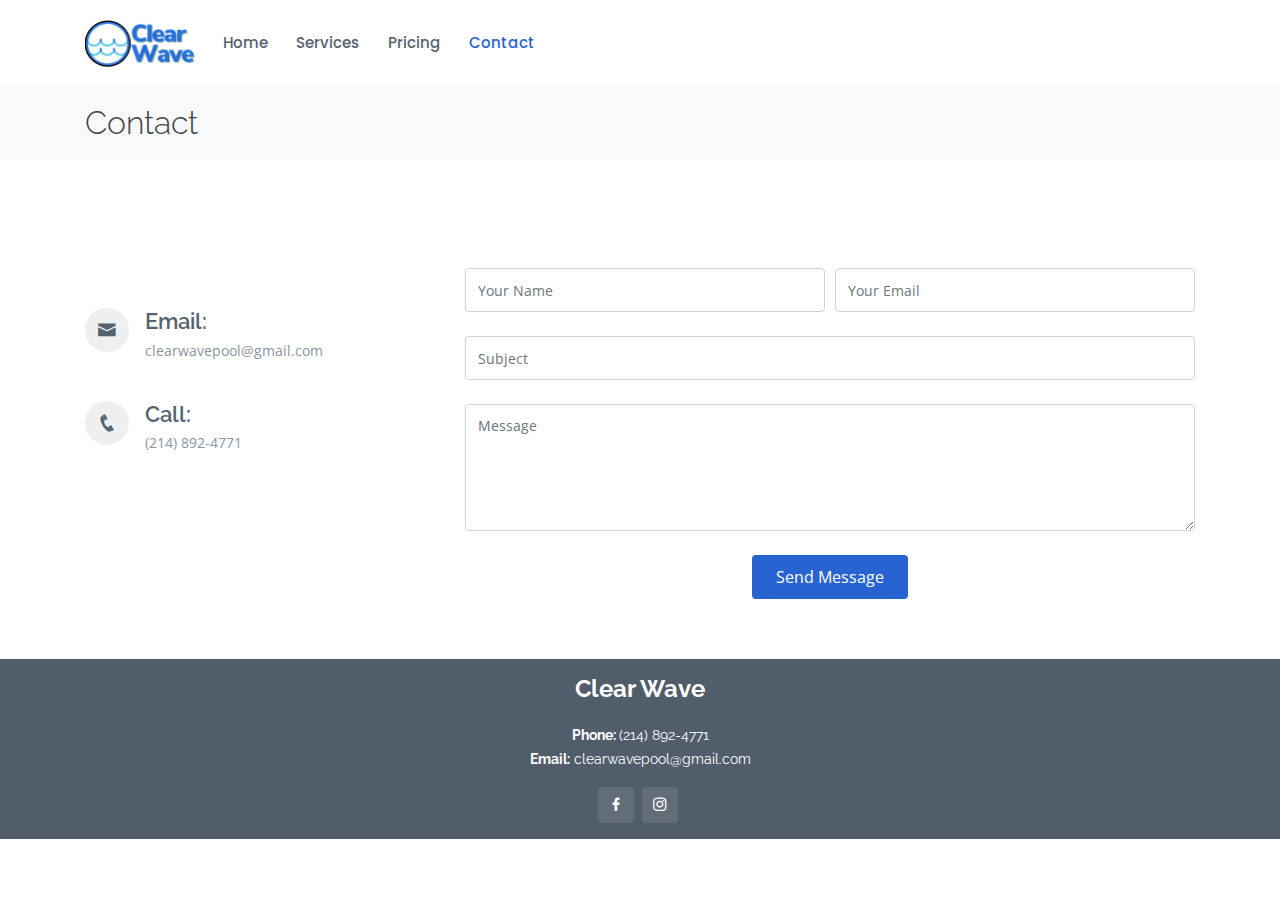
<file: contact.html>
<!DOCTYPE html>
<html lang="en">

<head>
  <meta charset="utf-8">
  <meta content="width=device-width, initial-scale=1.0" name="viewport">

  <title>Contact - Sailor Bootstrap Template</title>
  <meta content="" name="description">
  <meta content="" name="keywords">

  <!-- Favicons -->
  <link href="assets/img/favicon.png" rel="icon">
  <link href="assets/img/apple-touch-icon.png" rel="apple-touch-icon">

  <!-- Google Fonts -->
  <link href="https://fonts.googleapis.com/css?family=Open+Sans:300,300i,400,400i,600,600i,700,700i|Raleway:300,300i,400,400i,500,500i,600,600i,700,700i|Poppins:300,300i,400,400i,500,500i,600,600i,700,700i" rel="stylesheet">

  <!-- Vendor CSS Files -->
  <link href="assets/vendor/bootstrap/css/bootstrap.min.css" rel="stylesheet">
  <link href="assets/vendor/icofont/icofont.min.css" rel="stylesheet">
  <link href="assets/vendor/boxicons/css/boxicons.min.css" rel="stylesheet">
  <link href="assets/vendor/animate.css/animate.min.css" rel="stylesheet">
  <link href="assets/vendor/remixicon/remixicon.css" rel="stylesheet">
  <link href="assets/vendor/venobox/venobox.css" rel="stylesheet">
  <link href="assets/vendor/owl.carousel/assets/owl.carousel.min.css" rel="stylesheet">

  <!-- Template Main CSS File -->
  <link href="assets/css/style.css" rel="stylesheet">

  <!-- =======================================================
  * Template Name: Sailor - v2.2.0
  * Template URL: https://bootstrapmade.com/sailor-free-bootstrap-theme/
  * Author: BootstrapMade.com
  * License: https://bootstrapmade.com/license/
  ======================================================== -->
</head>

<body>

  <!-- ======= Header ======= -->
  <header id="header" class="fixed-top ">
    <div class="container d-flex align-items-center">

      <!-- <h1 class="logo"><a href="index.html">Clear Wave</a></h1> -->
      <!-- Uncomment below if you prefer to use an image logo -->
      <a href="index.html" class="logo"><img src="assets/img/logo.png" alt="" class="img-fluid"></a>

      <nav class="nav-menu d-none d-lg-block">

        <ul>
          <li><a href="index.html">Home</a></li>

          <!-- <li class="drop-down"><a href="#">About</a>
            <ul>
              <li><a href="about.html">About Us</a></li>
              <li><a href="team.html">Team</a></li>
              <li><a href="testimonials.html">Testimonials</a></li>

              <li class="drop-down"><a href="#">Deep Drop Down</a>
                <ul>
                  <li><a href="#">Deep Drop Down 1</a></li>
                  <li><a href="#">Deep Drop Down 2</a></li>
                  <li><a href="#">Deep Drop Down 3</a></li>
                  <li><a href="#">Deep Drop Down 4</a></li>
                  <li><a href="#">Deep Drop Down 5</a></li>
                </ul>
              </li>
            </ul>
          </li> -->

          <li><a href="services.html">Services</a></li>
          <!-- <li><a href="portfolio.html">Portfolio</a></li> -->
          <li><a href="pricing.html">Pricing</a></li>
          <!-- <li><a href="blog.html">Blog</a></li> -->
          <li class="active"><a href="contact.html">Contact</a></li>

        </ul>

      </nav>
      <!-- .nav-menu -->

    </div>
  </header>
  <!-- End Header -->

  <main id="main">

    <!-- ======= Breadcrumbs ======= -->
    <section id="breadcrumbs" class="breadcrumbs">
      <div class="container">

        <div class="d-flex justify-content-between align-items-center">
          <h2>Contact</h2>
        </div>

      </div>
    </section><!-- End Breadcrumbs -->

    <!-- ======= Contact Section ======= -->
    <section id="contact" class="contact">
      <div class="container">

        <!-- Google Map -->
        <!-- <div>
          <iframe style="border:0; width: 100%; height: 270px;" src="https://www.google.com/maps/embed?pb=!1m14!1m8!1m3!1d12097.433213460943!2d-74.0062269!3d40.7101282!3m2!1i1024!2i768!4f13.1!3m3!1m2!1s0x0%3A0xb89d1fe6bc499443!2sDowntown+Conference+Center!5e0!3m2!1smk!2sbg!4v1539943755621" frameborder="0" allowfullscreen></iframe>
        </div> -->
        <!-- /Google Map -->

        <div class="row mt-5">

          <div class="col-lg-4">
            <div class="info">
              <!-- <div class="address">
                <i class="icofont-google-map"></i>
                <h4>Location:</h4>
                <p>A108 Adam Street, New York, NY 535022</p>
              </div> -->

              <div class="email">
                <i class="icofont-envelope"></i>
                <h4>Email:</h4>
                <p>clearwavepool@gmail.com</p>
              </div>

              <div class="phone">
                <i class="icofont-phone"></i>
                <h4>Call:</h4>
                <p>(214) 892-4771</p>
              </div>

            </div>

          </div>

          <div class="col-lg-8 mt-5 mt-lg-0">

            <form action="forms/contact.php" method="post" role="form" class="php-email-form">
              <div class="form-row">
                <div class="col-md-6 form-group">
                  <input type="text" name="name" class="form-control" id="name" placeholder="Your Name" data-rule="minlen:4" data-msg="Please enter at least 4 chars" />
                  <div class="validate"></div>
                </div>
                <div class="col-md-6 form-group">
                  <input type="email" class="form-control" name="email" id="email" placeholder="Your Email" data-rule="email" data-msg="Please enter a valid email" />
                  <div class="validate"></div>
                </div>
              </div>
              <div class="form-group">
                <input type="text" class="form-control" name="subject" id="subject" placeholder="Subject" data-rule="minlen:4" data-msg="Please enter at least 8 chars of subject" />
                <div class="validate"></div>
              </div>
              <div class="form-group">
                <textarea class="form-control" name="message" rows="5" data-rule="required" data-msg="Please write something for us" placeholder="Message"></textarea>
                <div class="validate"></div>
              </div>
              <div class="mb-3">
                <div class="loading">Loading</div>
                <div class="error-message"></div>
                <div class="sent-message">Your message has been sent. Thank you!</div>
              </div>
              <div class="text-center"><button type="submit">Send Message</button></div>
            </form>

          </div>

        </div>

      </div>
    </section><!-- End Contact Section -->

  </main><!-- End #main -->

  <!-- ======= Footer ======= -->
  <footer id="footer">
    <div class="footer-top">
      <div class="container">
        <div class="row justify-content-center">

          <div class="col-lg-3 col-md-6">
            <div class="footer-info text-center">
              <h3>Clear Wave</h3>
              <p>
                <strong>Phone: </strong>(214) 892-4771<br>
                <strong>Email:</strong> clearwavepool@gmail.com<br>
              </p>
              <div class="social-links mt-3">
                <!-- <a href="#" class="twitter"><i class="bx bxl-twitter"></i></a> -->
                <a href="https://www.facebook.com/ClearWavePoolService" class="facebook"><i class="bx bxl-facebook"></i></a>
                <a href="https://www.instagram.com/clearwavepoolservice" class="instagram"><i class="bx bxl-instagram"></i></a>
                <!-- <a href="#" class="google-plus"><i class="bx bxl-skype"></i></a> -->
                <!-- <a href="#" class="linkedin"><i class="bx bxl-linkedin"></i></a> -->
              </div>
            </div>
          </div>

          <!-- <div class="col-lg-2 col-md-6 footer-links">
            <h4>Useful Links</h4>
            <ul>
              <li><i class="bx bx-chevron-right"></i> <a href="#">Home</a></li>
              <li><i class="bx bx-chevron-right"></i> <a href="#">About us</a></li>
              <li><i class="bx bx-chevron-right"></i> <a href="#">Services</a></li>
              <li><i class="bx bx-chevron-right"></i> <a href="#">Terms of service</a></li>
              <li><i class="bx bx-chevron-right"></i> <a href="#">Privacy policy</a></li>
            </ul>
          </div> -->

          <!-- <div class="col-lg-3 col-md-6 footer-links">
            <h4>Our Services</h4>
            <ul>
              <li><i class="bx bx-chevron-right"></i> <a href="#">Web Design</a></li>
              <li><i class="bx bx-chevron-right"></i> <a href="#">Web Development</a></li>
              <li><i class="bx bx-chevron-right"></i> <a href="#">Product Management</a></li>
              <li><i class="bx bx-chevron-right"></i> <a href="#">Marketing</a></li>
              <li><i class="bx bx-chevron-right"></i> <a href="#">Graphic Design</a></li>
            </ul>
          </div> -->

          <!-- Newsletter -->
          <!-- <div class="col-lg-4 col-md-6 footer-newsletter">
            <h4>Our Newsletter</h4>
            <p>Tamen quem nulla quae legam multos aute sint culpa legam noster magna</p>
            <form action="" method="post">
              <input type="email" name="email"><input type="submit" value="Subscribe">
            </form>
          </div> -->
          <!-- /Newsletter-->

        </div>
      </div>
    </div>

    <!-- <div class="container">
      <div class="copyright">
      </div>
      <div class="credits">
      </div>
    </div> -->
  </footer>
  <!-- End Footer -->

  <a href="#" class="back-to-top"><i class="icofont-simple-up"></i></a>

  <!-- Vendor JS Files -->
  <script src="assets/vendor/jquery/jquery.min.js"></script>
  <script src="assets/vendor/bootstrap/js/bootstrap.bundle.min.js"></script>
  <script src="assets/vendor/jquery.easing/jquery.easing.min.js"></script>
  <script src="assets/vendor/php-email-form/validate.js"></script>
  <script src="assets/vendor/isotope-layout/isotope.pkgd.min.js"></script>
  <script src="assets/vendor/venobox/venobox.min.js"></script>
  <script src="assets/vendor/waypoints/jquery.waypoints.min.js"></script>
  <script src="assets/vendor/owl.carousel/owl.carousel.min.js"></script>

  <!-- Template Main JS File -->
  <script src="assets/js/main.js"></script>

</body>

</html>
</file>
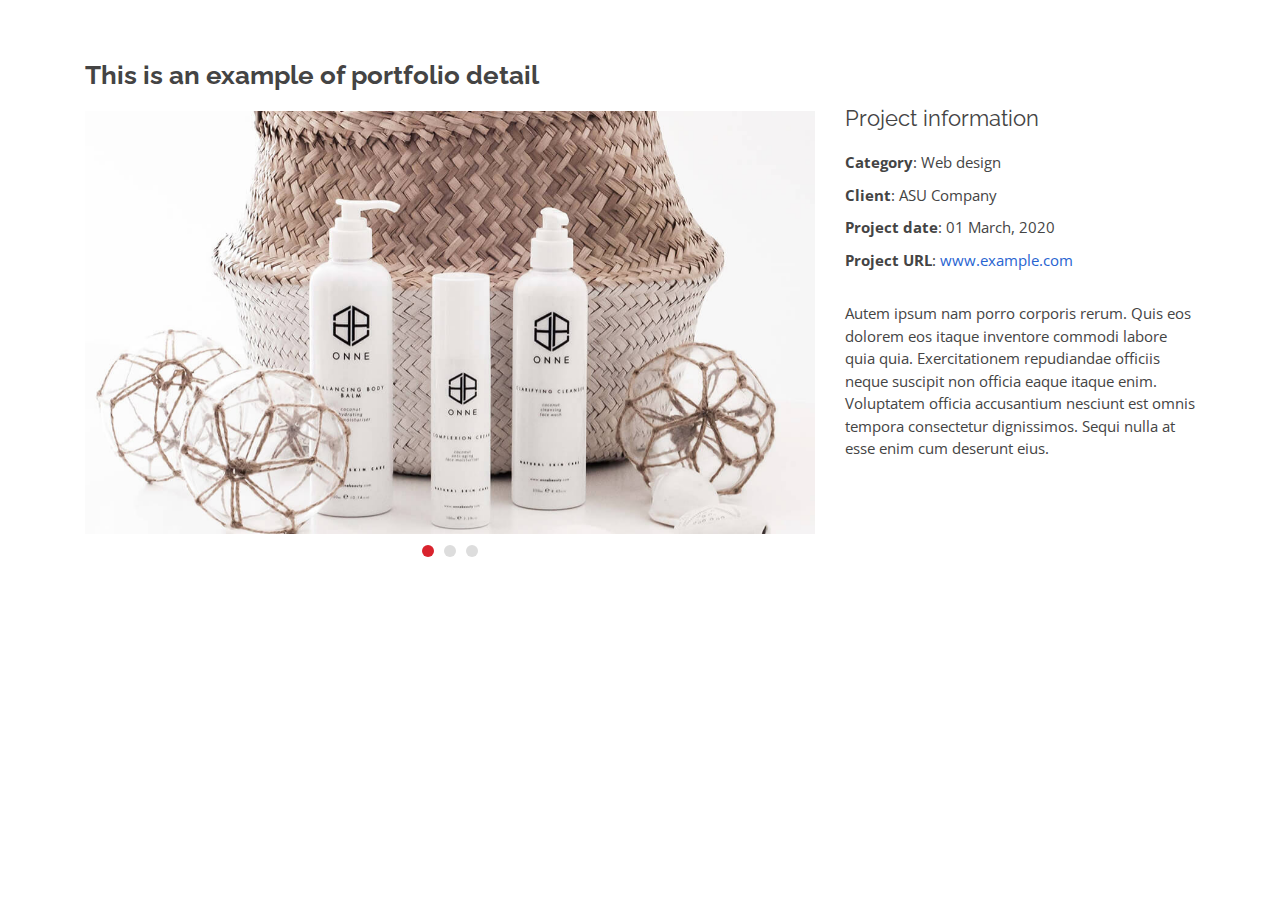
<file: portfolio-details.html>
<!DOCTYPE html>
<html lang="en">

<head>
  <meta charset="utf-8">
  <meta content="width=device-width, initial-scale=1.0" name="viewport">

  <title>Portfolio Details - Sailor Bootstrap Template</title>
  <meta content="" name="description">
  <meta content="" name="keywords">

  <!-- Favicons -->
  <link href="assets/img/favicon.png" rel="icon">
  <link href="assets/img/apple-touch-icon.png" rel="apple-touch-icon">

  <!-- Google Fonts -->
  <link href="https://fonts.googleapis.com/css?family=Open+Sans:300,300i,400,400i,600,600i,700,700i|Raleway:300,300i,400,400i,500,500i,600,600i,700,700i|Poppins:300,300i,400,400i,500,500i,600,600i,700,700i" rel="stylesheet">

  <!-- Vendor CSS Files -->
  <link href="assets/vendor/bootstrap/css/bootstrap.min.css" rel="stylesheet">
  <link href="assets/vendor/icofont/icofont.min.css" rel="stylesheet">
  <link href="assets/vendor/boxicons/css/boxicons.min.css" rel="stylesheet">
  <link href="assets/vendor/animate.css/animate.min.css" rel="stylesheet">
  <link href="assets/vendor/remixicon/remixicon.css" rel="stylesheet">
  <link href="assets/vendor/venobox/venobox.css" rel="stylesheet">
  <link href="assets/vendor/owl.carousel/assets/owl.carousel.min.css" rel="stylesheet">

  <!-- Template Main CSS File -->
  <link href="assets/css/style.css" rel="stylesheet">

  <!-- =======================================================
  * Template Name: Sailor - v2.2.0
  * Template URL: https://bootstrapmade.com/sailor-free-bootstrap-theme/
  * Author: BootstrapMade.com
  * License: https://bootstrapmade.com/license/
  ======================================================== -->
</head>

<body>

  <main id="main">

    <!-- ======= Portfolio Details Section ======= -->
    <section id="portfolio-details" class="portfolio-details">
      <div class="container">

        <div class="row">

          <div class="col-lg-8">
            <h2 class="portfolio-title">This is an example of portfolio detail</h2>
            <div class="owl-carousel portfolio-details-carousel">
              <img src="assets/img/portfolio/portfolio-details-1.jpg" class="img-fluid" alt="">
              <img src="assets/img/portfolio/portfolio-details-2.jpg" class="img-fluid" alt="">
              <img src="assets/img/portfolio/portfolio-details-3.jpg" class="img-fluid" alt="">
            </div>
          </div>

          <div class="col-lg-4 portfolio-info">
            <h3>Project information</h3>
            <ul>
              <li><strong>Category</strong>: Web design</li>
              <li><strong>Client</strong>: ASU Company</li>
              <li><strong>Project date</strong>: 01 March, 2020</li>
              <li><strong>Project URL</strong>: <a href="#">www.example.com</a></li>
            </ul>

            <p>
              Autem ipsum nam porro corporis rerum. Quis eos dolorem eos itaque inventore commodi labore quia quia. Exercitationem repudiandae officiis neque suscipit non officia eaque itaque enim. Voluptatem officia accusantium nesciunt est omnis tempora consectetur dignissimos. Sequi nulla at esse enim cum deserunt eius.
            </p>
          </div>

        </div>

      </div>
    </section><!-- End Portfolio Details Section -->

  </main><!-- End #main -->

  <a href="#" class="back-to-top"><i class="icofont-simple-up"></i></a>

  <!-- Vendor JS Files -->
  <script src="assets/vendor/jquery/jquery.min.js"></script>
  <script src="assets/vendor/bootstrap/js/bootstrap.bundle.min.js"></script>
  <script src="assets/vendor/jquery.easing/jquery.easing.min.js"></script>
  <script src="assets/vendor/php-email-form/validate.js"></script>
  <script src="assets/vendor/isotope-layout/isotope.pkgd.min.js"></script>
  <script src="assets/vendor/venobox/venobox.min.js"></script>
  <script src="assets/vendor/waypoints/jquery.waypoints.min.js"></script>
  <script src="assets/vendor/owl.carousel/owl.carousel.min.js"></script>

  <!-- Template Main JS File -->
  <script src="assets/js/main.js"></script>

</body>

</html>
</file>
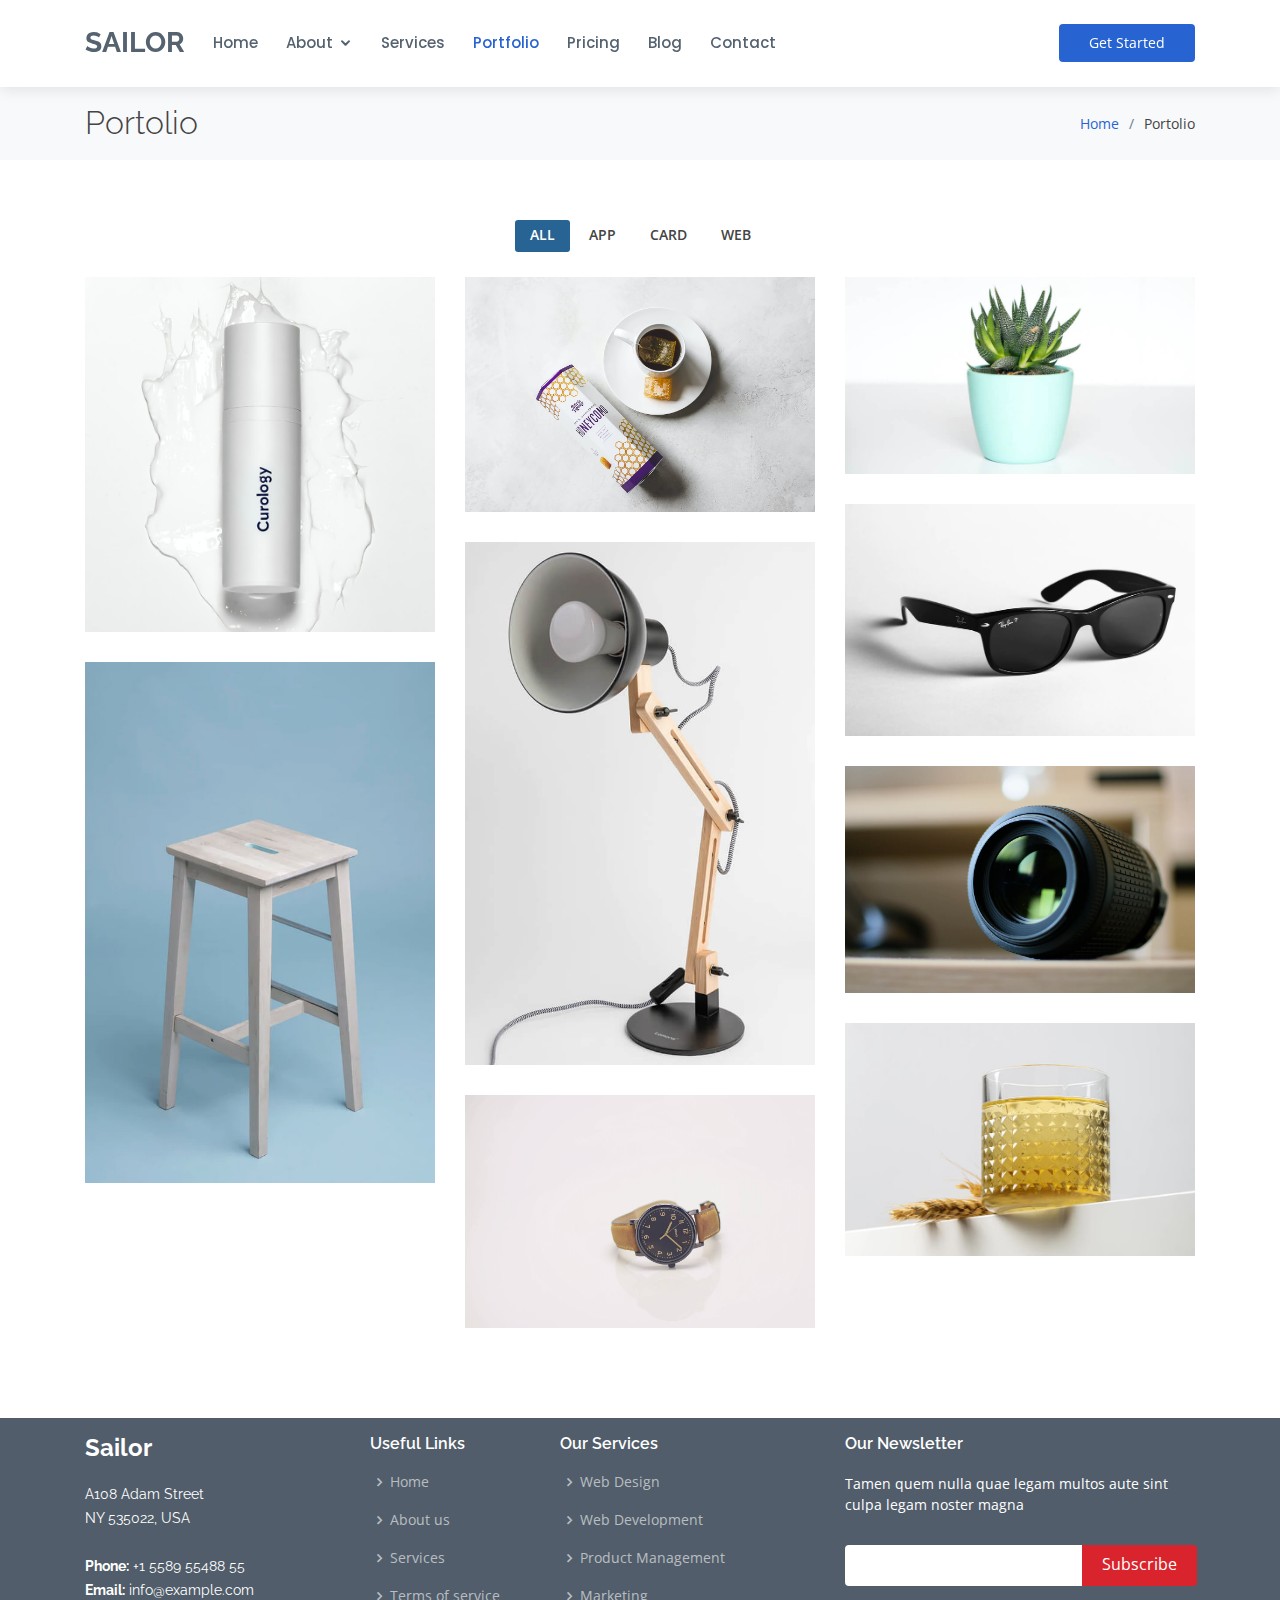
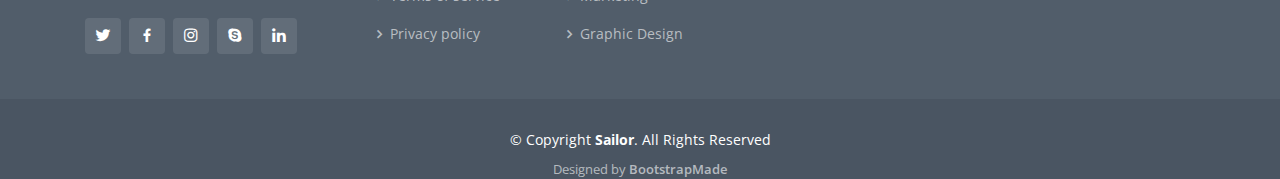
<file: portfolio.html>
<!DOCTYPE html>
<html lang="en">

<head>
  <meta charset="utf-8">
  <meta content="width=device-width, initial-scale=1.0" name="viewport">

  <title>Portfolio - Sailor Bootstrap Template</title>
  <meta content="" name="description">
  <meta content="" name="keywords">

  <!-- Favicons -->
  <link href="assets/img/favicon.png" rel="icon">
  <link href="assets/img/apple-touch-icon.png" rel="apple-touch-icon">

  <!-- Google Fonts -->
  <link href="https://fonts.googleapis.com/css?family=Open+Sans:300,300i,400,400i,600,600i,700,700i|Raleway:300,300i,400,400i,500,500i,600,600i,700,700i|Poppins:300,300i,400,400i,500,500i,600,600i,700,700i" rel="stylesheet">

  <!-- Vendor CSS Files -->
  <link href="assets/vendor/bootstrap/css/bootstrap.min.css" rel="stylesheet">
  <link href="assets/vendor/icofont/icofont.min.css" rel="stylesheet">
  <link href="assets/vendor/boxicons/css/boxicons.min.css" rel="stylesheet">
  <link href="assets/vendor/animate.css/animate.min.css" rel="stylesheet">
  <link href="assets/vendor/remixicon/remixicon.css" rel="stylesheet">
  <link href="assets/vendor/venobox/venobox.css" rel="stylesheet">
  <link href="assets/vendor/owl.carousel/assets/owl.carousel.min.css" rel="stylesheet">

  <!-- Template Main CSS File -->
  <link href="assets/css/style.css" rel="stylesheet">

  <!-- =======================================================
  * Template Name: Sailor - v2.2.0
  * Template URL: https://bootstrapmade.com/sailor-free-bootstrap-theme/
  * Author: BootstrapMade.com
  * License: https://bootstrapmade.com/license/
  ======================================================== -->
</head>

<body>

  <!-- ======= Header ======= -->
  <header id="header" class="fixed-top header-inner-pages">
    <div class="container d-flex align-items-center">

      <h1 class="logo"><a href="index.html">Sailor</a></h1>
      <!-- Uncomment below if you prefer to use an image logo -->
      <!-- <a href="index.html" class="logo"><img src="assets/img/logo.png" alt="" class="img-fluid"></a>-->

      <nav class="nav-menu d-none d-lg-block">

        <ul>
          <li><a href="index.html">Home</a></li>

          <li class="drop-down"><a href="#">About</a>
            <ul>
              <li><a href="about.html">About Us</a></li>
              <li><a href="team.html">Team</a></li>
              <li><a href="testimonials.html">Testimonials</a></li>

              <li class="drop-down"><a href="#">Deep Drop Down</a>
                <ul>
                  <li><a href="#">Deep Drop Down 1</a></li>
                  <li><a href="#">Deep Drop Down 2</a></li>
                  <li><a href="#">Deep Drop Down 3</a></li>
                  <li><a href="#">Deep Drop Down 4</a></li>
                  <li><a href="#">Deep Drop Down 5</a></li>
                </ul>
              </li>
            </ul>
          </li>

          <li><a href="services.html">Services</a></li>
          <li class="active"><a href="portfolio.html">Portfolio</a></li>
          <li><a href="pricing.html">Pricing</a></li>
          <li><a href="blog.html">Blog</a></li>
          <li><a href="contact.html">Contact</a></li>

        </ul>

      </nav><!-- .nav-menu -->

      <a href="index.html" class="get-started-btn ml-auto">Get Started</a>

    </div>
  </header><!-- End Header -->

  <main id="main">

    <!-- ======= Breadcrumbs ======= -->
    <section id="breadcrumbs" class="breadcrumbs">
      <div class="container">

        <div class="d-flex justify-content-between align-items-center">
          <h2>Portolio</h2>
          <ol>
            <li><a href="index.html">Home</a></li>
            <li>Portolio</li>
          </ol>
        </div>

      </div>
    </section><!-- End Breadcrumbs -->

    <!-- ======= Portfolio Section ======= -->
    <section id="portfolio" class="portfolio">
      <div class="container">

        <div class="row">
          <div class="col-lg-12 d-flex justify-content-center">
            <ul id="portfolio-flters">
              <li data-filter="*" class="filter-active">All</li>
              <li data-filter=".filter-app">App</li>
              <li data-filter=".filter-card">Card</li>
              <li data-filter=".filter-web">Web</li>
            </ul>
          </div>
        </div>

        <div class="row portfolio-container">

          <div class="col-lg-4 col-md-6 portfolio-item filter-app">
            <div class="portfolio-wrap">
              <img src="assets/img/portfolio/portfolio-1.jpg" class="img-fluid" alt="">
              <div class="portfolio-info">
                <h4>App 1</h4>
                <p>App</p>
                <div class="portfolio-links">
                  <a href="assets/img/portfolio/portfolio-1.jpg" data-gall="portfolioGallery" class="venobox" title="App 1"><i class="bx bx-plus"></i></a>
                  <a href="portfolio-details.html" data-gall="portfolioDetailsGallery" data-vbtype="iframe" class="venobox" title="Portfolio Details"><i class="bx bx-link"></i></a>
                </div>
              </div>
            </div>
          </div>

          <div class="col-lg-4 col-md-6 portfolio-item filter-web">
            <div class="portfolio-wrap">
              <img src="assets/img/portfolio/portfolio-2.jpg" class="img-fluid" alt="">
              <div class="portfolio-info">
                <h4>Web 3</h4>
                <p>Web</p>
                <div class="portfolio-links">
                  <a href="assets/img/portfolio/portfolio-2.jpg" data-gall="portfolioGallery" class="venobox" title="Web 3"><i class="bx bx-plus"></i></a>
                  <a href="portfolio-details.html" data-gall="portfolioDetailsGallery" data-vbtype="iframe" class="venobox" title="Portfolio Details"><i class="bx bx-link"></i></a>
                </div>
              </div>
            </div>
          </div>

          <div class="col-lg-4 col-md-6 portfolio-item filter-app">
            <div class="portfolio-wrap">
              <img src="assets/img/portfolio/portfolio-3.jpg" class="img-fluid" alt="">
              <div class="portfolio-info">
                <h4>App 2</h4>
                <p>App</p>
                <div class="portfolio-links">
                  <a href="assets/img/portfolio/portfolio-3.jpg" data-gall="portfolioGallery" class="venobox" title="App 2"><i class="bx bx-plus"></i></a>
                  <a href="portfolio-details.html" data-gall="portfolioDetailsGallery" data-vbtype="iframe" class="venobox" title="Portfolio Details"><i class="bx bx-link"></i></a>
                </div>
              </div>
            </div>
          </div>

          <div class="col-lg-4 col-md-6 portfolio-item filter-card">
            <div class="portfolio-wrap">
              <img src="assets/img/portfolio/portfolio-4.jpg" class="img-fluid" alt="">
              <div class="portfolio-info">
                <h4>Card 2</h4>
                <p>Card</p>
                <div class="portfolio-links">
                  <a href="assets/img/portfolio/portfolio-4.jpg" data-gall="portfolioGallery" class="venobox" title="Card 2"><i class="bx bx-plus"></i></a>
                  <a href="portfolio-details.html" data-gall="portfolioDetailsGallery" data-vbtype="iframe" class="venobox" title="Portfolio Details"><i class="bx bx-link"></i></a>
                </div>
              </div>
            </div>
          </div>

          <div class="col-lg-4 col-md-6 portfolio-item filter-web">
            <div class="portfolio-wrap">
              <img src="assets/img/portfolio/portfolio-5.jpg" class="img-fluid" alt="">
              <div class="portfolio-info">
                <h4>Web 2</h4>
                <p>Web</p>
                <div class="portfolio-links">
                  <a href="assets/img/portfolio/portfolio-5.jpg" data-gall="portfolioGallery" class="venobox" title="Web 2"><i class="bx bx-plus"></i></a>
                  <a href="portfolio-details.html" data-gall="portfolioDetailsGallery" data-vbtype="iframe" class="venobox" title="Portfolio Details"><i class="bx bx-link"></i></a>
                </div>
              </div>
            </div>
          </div>

          <div class="col-lg-4 col-md-6 portfolio-item filter-app">
            <div class="portfolio-wrap">
              <img src="assets/img/portfolio/portfolio-6.jpg" class="img-fluid" alt="">
              <div class="portfolio-info">
                <h4>App 3</h4>
                <p>App</p>
                <div class="portfolio-links">
                  <a href="assets/img/portfolio/portfolio-6.jpg" data-gall="portfolioGallery" class="venobox" title="App 3"><i class="bx bx-plus"></i></a>
                  <a href="portfolio-details.html" data-gall="portfolioDetailsGallery" data-vbtype="iframe" class="venobox" title="Portfolio Details"><i class="bx bx-link"></i></a>
                </div>
              </div>
            </div>
          </div>

          <div class="col-lg-4 col-md-6 portfolio-item filter-card">
            <div class="portfolio-wrap">
              <img src="assets/img/portfolio/portfolio-7.jpg" class="img-fluid" alt="">
              <div class="portfolio-info">
                <h4>Card 1</h4>
                <p>Card</p>
                <div class="portfolio-links">
                  <a href="assets/img/portfolio/portfolio-7.jpg" data-gall="portfolioGallery" class="venobox" title="Card 1"><i class="bx bx-plus"></i></a>
                  <a href="portfolio-details.html" data-gall="portfolioDetailsGallery" data-vbtype="iframe" class="venobox" title="Portfolio Details"><i class="bx bx-link"></i></a>
                </div>
              </div>
            </div>
          </div>

          <div class="col-lg-4 col-md-6 portfolio-item filter-card">
            <div class="portfolio-wrap">
              <img src="assets/img/portfolio/portfolio-8.jpg" class="img-fluid" alt="">
              <div class="portfolio-info">
                <h4>Card 3</h4>
                <p>Card</p>
                <div class="portfolio-links">
                  <a href="assets/img/portfolio/portfolio-8.jpg" data-gall="portfolioGallery" class="venobox" title="Card 3"><i class="bx bx-plus"></i></a>
                  <a href="portfolio-details.html" data-gall="portfolioDetailsGallery" data-vbtype="iframe" class="venobox" title="Portfolio Details"><i class="bx bx-link"></i></a>
                </div>
              </div>
            </div>
          </div>

          <div class="col-lg-4 col-md-6 portfolio-item filter-web">
            <div class="portfolio-wrap">
              <img src="assets/img/portfolio/portfolio-9.jpg" class="img-fluid" alt="">
              <div class="portfolio-info">
                <h4>Web 3</h4>
                <p>Web</p>
                <div class="portfolio-links">
                  <a href="assets/img/portfolio/portfolio-9.jpg" data-gall="portfolioGallery" class="venobox" title="Web 3"><i class="bx bx-plus"></i></a>
                  <a href="portfolio-details.html" data-gall="portfolioDetailsGallery" data-vbtype="iframe" class="venobox" title="Portfolio Details"><i class="bx bx-link"></i></a>
                </div>
              </div>
            </div>
          </div>

        </div>

      </div>
    </section><!-- End Portfolio Section -->

  </main><!-- End #main -->

  <!-- ======= Footer ======= -->
  <footer id="footer">
    <div class="footer-top">
      <div class="container">
        <div class="row">

          <div class="col-lg-3 col-md-6">
            <div class="footer-info">
              <h3>Sailor</h3>
              <p>
                A108 Adam Street <br>
                NY 535022, USA<br><br>
                <strong>Phone:</strong> +1 5589 55488 55<br>
                <strong>Email:</strong> info@example.com<br>
              </p>
              <div class="social-links mt-3">
                <a href="#" class="twitter"><i class="bx bxl-twitter"></i></a>
                <a href="#" class="facebook"><i class="bx bxl-facebook"></i></a>
                <a href="#" class="instagram"><i class="bx bxl-instagram"></i></a>
                <a href="#" class="google-plus"><i class="bx bxl-skype"></i></a>
                <a href="#" class="linkedin"><i class="bx bxl-linkedin"></i></a>
              </div>
            </div>
          </div>

          <div class="col-lg-2 col-md-6 footer-links">
            <h4>Useful Links</h4>
            <ul>
              <li><i class="bx bx-chevron-right"></i> <a href="#">Home</a></li>
              <li><i class="bx bx-chevron-right"></i> <a href="#">About us</a></li>
              <li><i class="bx bx-chevron-right"></i> <a href="#">Services</a></li>
              <li><i class="bx bx-chevron-right"></i> <a href="#">Terms of service</a></li>
              <li><i class="bx bx-chevron-right"></i> <a href="#">Privacy policy</a></li>
            </ul>
          </div>

          <div class="col-lg-3 col-md-6 footer-links">
            <h4>Our Services</h4>
            <ul>
              <li><i class="bx bx-chevron-right"></i> <a href="#">Web Design</a></li>
              <li><i class="bx bx-chevron-right"></i> <a href="#">Web Development</a></li>
              <li><i class="bx bx-chevron-right"></i> <a href="#">Product Management</a></li>
              <li><i class="bx bx-chevron-right"></i> <a href="#">Marketing</a></li>
              <li><i class="bx bx-chevron-right"></i> <a href="#">Graphic Design</a></li>
            </ul>
          </div>

          <div class="col-lg-4 col-md-6 footer-newsletter">
            <h4>Our Newsletter</h4>
            <p>Tamen quem nulla quae legam multos aute sint culpa legam noster magna</p>
            <form action="" method="post">
              <input type="email" name="email"><input type="submit" value="Subscribe">
            </form>

          </div>

        </div>
      </div>
    </div>

    <div class="container">
      <div class="copyright">
        &copy; Copyright <strong><span>Sailor</span></strong>. All Rights Reserved
      </div>
      <div class="credits">
        <!-- All the links in the footer should remain intact. -->
        <!-- You can delete the links only if you purchased the pro version. -->
        <!-- Licensing information: https://bootstrapmade.com/license/ -->
        <!-- Purchase the pro version with working PHP/AJAX contact form: https://bootstrapmade.com/sailor-free-bootstrap-theme/ -->
        Designed by <a href="https://bootstrapmade.com/">BootstrapMade</a>
      </div>
    </div>
  </footer><!-- End Footer -->

  <a href="#" class="back-to-top"><i class="icofont-simple-up"></i></a>

  <!-- Vendor JS Files -->
  <script src="assets/vendor/jquery/jquery.min.js"></script>
  <script src="assets/vendor/bootstrap/js/bootstrap.bundle.min.js"></script>
  <script src="assets/vendor/jquery.easing/jquery.easing.min.js"></script>
  <script src="assets/vendor/php-email-form/validate.js"></script>
  <script src="assets/vendor/isotope-layout/isotope.pkgd.min.js"></script>
  <script src="assets/vendor/venobox/venobox.min.js"></script>
  <script src="assets/vendor/waypoints/jquery.waypoints.min.js"></script>
  <script src="assets/vendor/owl.carousel/owl.carousel.min.js"></script>

  <!-- Template Main JS File -->
  <script src="assets/js/main.js"></script>

</body>

</html>
</file>
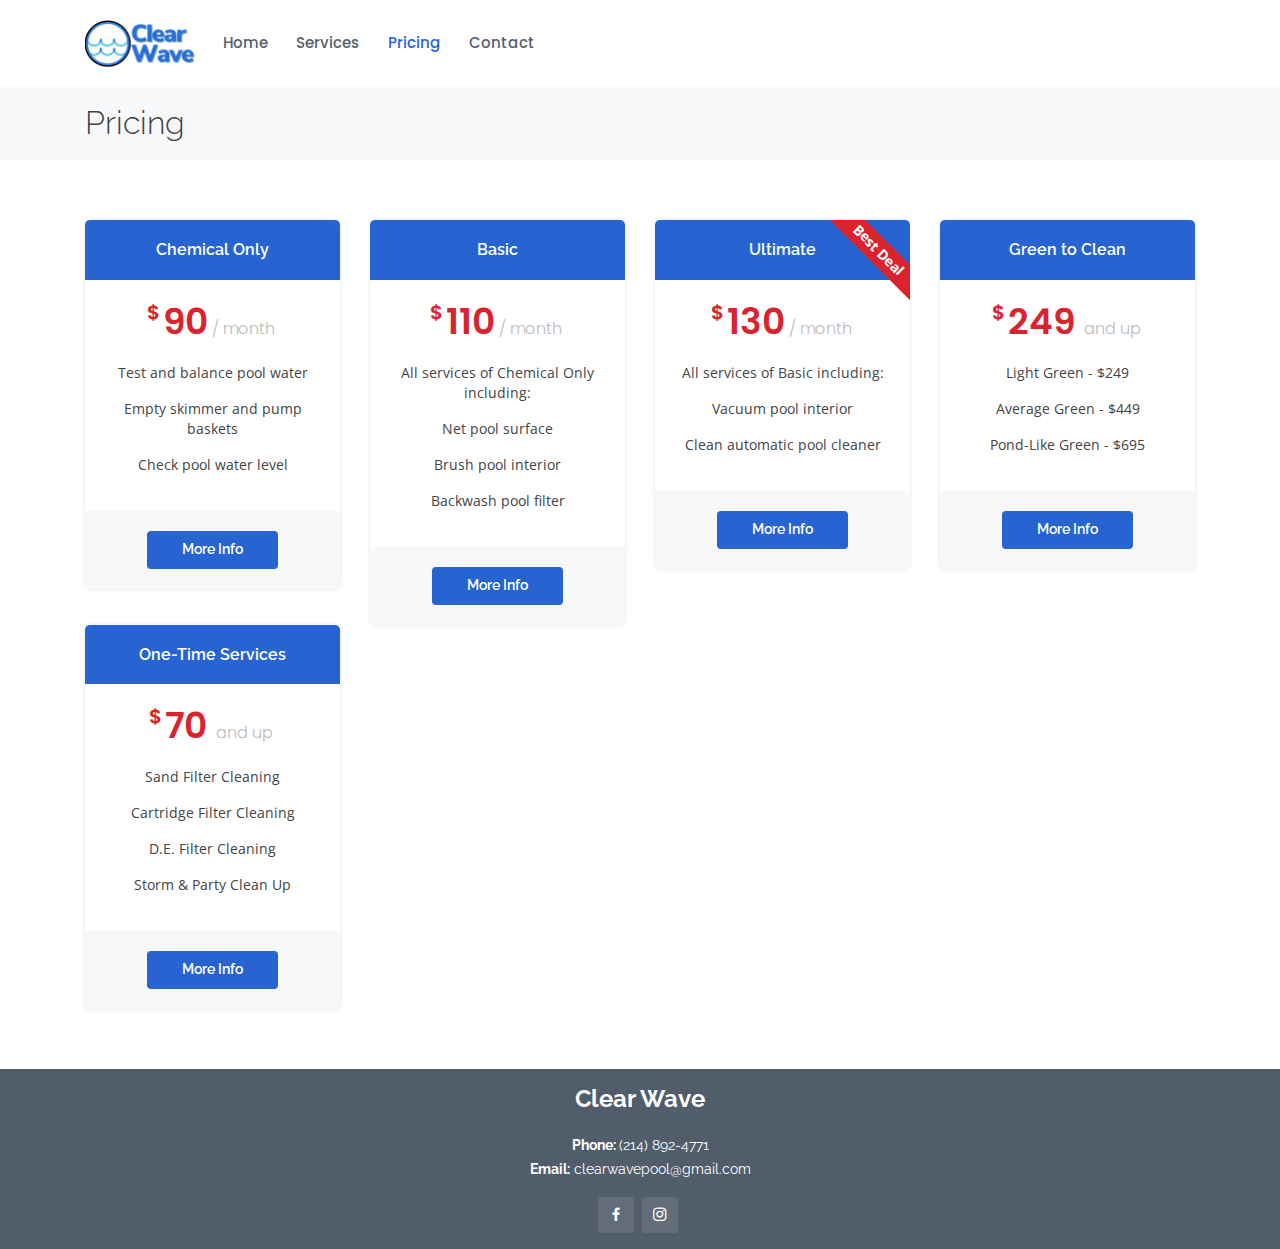
<file: pricing.html>
<!DOCTYPE html>
<html lang="en">

<head>
  <meta charset="utf-8">
  <meta content="width=device-width, initial-scale=1.0" name="viewport">

  <title>Pricing - Sailor Bootstrap Template</title>
  <meta content="" name="description">
  <meta content="" name="keywords">

  <!-- Favicons -->
  <link href="assets/img/favicon.png" rel="icon">
  <link href="assets/img/apple-touch-icon.png" rel="apple-touch-icon">

  <!-- Google Fonts -->
  <link href="https://fonts.googleapis.com/css?family=Open+Sans:300,300i,400,400i,600,600i,700,700i|Raleway:300,300i,400,400i,500,500i,600,600i,700,700i|Poppins:300,300i,400,400i,500,500i,600,600i,700,700i" rel="stylesheet">

  <!-- Vendor CSS Files -->
  <link href="assets/vendor/bootstrap/css/bootstrap.min.css" rel="stylesheet">
  <link href="assets/vendor/icofont/icofont.min.css" rel="stylesheet">
  <link href="assets/vendor/boxicons/css/boxicons.min.css" rel="stylesheet">
  <link href="assets/vendor/animate.css/animate.min.css" rel="stylesheet">
  <link href="assets/vendor/remixicon/remixicon.css" rel="stylesheet">
  <link href="assets/vendor/venobox/venobox.css" rel="stylesheet">
  <link href="assets/vendor/owl.carousel/assets/owl.carousel.min.css" rel="stylesheet">

  <!-- Template Main CSS File -->
  <link href="assets/css/style.css" rel="stylesheet">

  <!-- =======================================================
  * Template Name: Sailor - v2.2.0
  * Template URL: https://bootstrapmade.com/sailor-free-bootstrap-theme/
  * Author: BootstrapMade.com
  * License: https://bootstrapmade.com/license/
  ======================================================== -->
</head>

<body>

  <!-- ======= Header ======= -->
  <header id="header" class="fixed-top ">
    <div class="container d-flex align-items-center">

      <!-- <h1 class="logo"><a href="index.html">Clear Wave</a></h1> -->
      <!-- Uncomment below if you prefer to use an image logo -->
      <a href="index.html" class="logo"><img src="assets/img/logo.png" alt="" class="img-fluid"></a>

      <nav class="nav-menu d-none d-lg-block">

        <ul>
          <li><a href="index.html">Home</a></li>

          <!-- <li class="drop-down"><a href="#">About</a>
            <ul>
              <li><a href="about.html">About Us</a></li>
              <li><a href="team.html">Team</a></li>
              <li><a href="testimonials.html">Testimonials</a></li>

              <li class="drop-down"><a href="#">Deep Drop Down</a>
                <ul>
                  <li><a href="#">Deep Drop Down 1</a></li>
                  <li><a href="#">Deep Drop Down 2</a></li>
                  <li><a href="#">Deep Drop Down 3</a></li>
                  <li><a href="#">Deep Drop Down 4</a></li>
                  <li><a href="#">Deep Drop Down 5</a></li>
                </ul>
              </li>
            </ul>
          </li> -->

          <li><a href="services.html">Services</a></li>
          <!-- <li><a href="portfolio.html">Portfolio</a></li> -->
          <li class="active"><a href="pricing.html">Pricing</a></li>
          <!-- <li><a href="blog.html">Blog</a></li> -->
          <li><a href="contact.html">Contact</a></li>

        </ul>

      </nav>
      <!-- .nav-menu -->

    </div>
  </header>
  <!-- End Header -->

  <main id="main">

    <!-- ======= Breadcrumbs ======= -->
    <section id="breadcrumbs" class="breadcrumbs">
      <div class="container">

        <div class="d-flex justify-content-between align-items-center">
          <h2>Pricing</h2>
          <!-- <ol>
            <li><a href="index.html">Home</a></li>
            <li>Pricing</li>
          </ol> -->
        </div>

      </div>
    </section>
    <!-- End Breadcrumbs -->

    <!-- ======= Pricing Section ======= -->
    <section id="pricing" class="pricing">
      <div class="container">

        <div class="row">

          <div class="col-lg-3 col-md-6">
            <div class="box featured">
              <h3>Chemical Only</h3>
              <h4><sup>$</sup>90<span> / month</span></h4>
              <ul>
                <li>Test and balance pool water</li>
                <li>Empty skimmer and pump baskets</li>
                <li>Check pool water level</li>
              </ul>
              <div class="btn-wrap">
                <a href="services.html" class="btn-buy">More Info</a>
              </div>
            </div>
          </div>

          <div class="col-lg-3 col-md-6 mt-4 mt-md-0">
            <div class="box featured">
              <h3>Basic</h3>
              <h4><sup>$</sup>110<span> / month</span></h4>
              <ul>
                <li>All services of Chemical Only including:</li>
                <li>Net pool surface</li>
                <li>Brush pool interior</li>
                <li>Backwash pool filter</li>
              </ul>
              <div class="btn-wrap">
                <a href="services.html" class="btn-buy">More Info</a>
              </div>
            </div>
          </div>

          <div class="col-lg-3 col-md-6 mt-4 mt-lg-0">
            <div class="box featured">
              <span class="advanced"><strong>Best Deal</strong></span>
              <h3>Ultimate</h3>
              <h4><sup>$</sup>130<span> / month</span></h4>
              <ul>
                <li>All services of Basic including:</li>
                <li>Vacuum pool interior</li>
                <li>Clean automatic pool cleaner</li>
              </ul>
              <div class="btn-wrap">
                <a href="services.html" class="btn-buy">More Info</a>
              </div>
            </div>
          </div>

          <div class="col-lg-3 col-md-6 mt-4 mt-lg-0">
            <div class="box featured">
              <h3>Green to Clean</h3>
              <h4><sup>$</sup>249 <span>and up</span></h4>
              <ul>
                <li>Light Green - $249</li>
                <li>Average Green - $449</li>
                <li>Pond-Like Green - $695</li>
              </ul>
              <div class="btn-wrap">
                <a href="services.html" class="btn-buy">More Info</a>
              </div>
            </div>
          </div>

          <div class="col-lg-3 col-md-6 mt-4 mt-lg-0">
            <div class="box featured">
              <h3>One-Time Services</h3>
              <h4><sup>$</sup>70 <span>and up</span></h4>
              <ul>
                <li>Sand Filter Cleaning</li>
                <li>Cartridge Filter Cleaning</li>
                <li>D.E. Filter Cleaning</li>
                <li>Storm & Party Clean Up</li>
              </ul>
              <div class="btn-wrap">
                <a href="services.html" class="btn-buy">More Info</a>
              </div>
            </div>
          </div>

        </div>

      </div>
    </section><!-- End Pricing Section -->

    <!-- ======= Frequently Asked Questions Section ======= -->
    <!-- <section id="faq" class="faq">
      <div class="container">

        <div class="section-title">
          <h2>F.A.Q</h2>
          <p>Frequently Asked Questions</p>
        </div>

        <div class="row faq-item d-flex align-items-stretch">
          <div class="col-lg-5">
            <i class="bx bx-help-circle"></i>
            <h4>Non consectetur a erat nam at lectus urna duis?</h4>
          </div>
          <div class="col-lg-7">
            <p>
              Feugiat pretium nibh ipsum consequat. Tempus iaculis urna id volutpat lacus laoreet non curabitur gravida. Venenatis lectus magna fringilla urna porttitor rhoncus dolor purus non.
            </p>
          </div>
        </div>

        <div class="row faq-item d-flex align-items-stretch">
          <div class="col-lg-5">
            <i class="bx bx-help-circle"></i>
            <h4>Feugiat scelerisque varius morbi enim nunc faucibus a pellentesque?</h4>
          </div>
          <div class="col-lg-7">
            <p>
              Dolor sit amet consectetur adipiscing elit pellentesque habitant morbi. Id interdum velit laoreet id donec ultrices. Fringilla phasellus faucibus scelerisque eleifend donec pretium. Est pellentesque elit ullamcorper dignissim.
            </p>
          </div>
        </div>

        <div class="row faq-item d-flex align-items-stretch">
          <div class="col-lg-5">
            <i class="bx bx-help-circle"></i>
            <h4>Dolor sit amet consectetur adipiscing elit pellentesque habitant morbi?</h4>
          </div>
          <div class="col-lg-7">
            <p>
              Eleifend mi in nulla posuere sollicitudin aliquam ultrices sagittis orci. Faucibus pulvinar elementum integer enim. Sem nulla pharetra diam sit amet nisl suscipit. Rutrum tellus pellentesque eu tincidunt. Lectus urna duis convallis convallis tellus.
            </p>
          </div>
        </div>

        <div class="row faq-item d-flex align-items-stretch">
          <div class="col-lg-5">
            <i class="bx bx-help-circle"></i>
            <h4>Ac odio tempor orci dapibus. Aliquam eleifend mi in nulla?</h4>
          </div>
          <div class="col-lg-7">
            <p>
              Aperiam itaque sit optio et deleniti eos nihil quidem cumque. Voluptas dolorum accusantium sunt sit enim. Provident consequuntur quam aut reiciendis qui rerum dolorem sit odio. Repellat assumenda soluta sunt pariatur error doloribus fuga.
            </p>
          </div>
        </div>

        <div class="row faq-item d-flex align-items-stretch">
          <div class="col-lg-5">
            <i class="bx bx-help-circle"></i>
            <h4>Tempus quam pellentesque nec nam aliquam sem et tortor consequat?</h4>
          </div>
          <div class="col-lg-7">
            <p>
              Molestie a iaculis at erat pellentesque adipiscing commodo. Dignissim suspendisse in est ante in. Nunc vel risus commodo viverra maecenas accumsan. Sit amet nisl suscipit adipiscing bibendum est. Purus gravida quis blandit turpis cursus in
            </p>
          </div>
        </div>

      </div>
    </section> -->
    <!-- End Frequently Asked Questions Section -->

  </main><!-- End #main -->

  <!-- ======= Footer ======= -->
  <footer id="footer">
    <div class="footer-top">
      <div class="container">
        <div class="row justify-content-center">

          <div class="col-lg-3 col-md-6">
            <div class="footer-info text-center">
              <h3>Clear Wave</h3>
              <p>
                <strong>Phone: </strong>(214) 892-4771<br>
                <strong>Email:</strong> clearwavepool@gmail.com<br>
              </p>
              <div class="social-links mt-3">
                <!-- <a href="#" class="twitter"><i class="bx bxl-twitter"></i></a> -->
                <a href="https://www.facebook.com/ClearWavePoolService" class="facebook"><i class="bx bxl-facebook"></i></a>
                <a href="https://www.instagram.com/clearwavepoolservice" class="instagram"><i class="bx bxl-instagram"></i></a>
                <!-- <a href="#" class="google-plus"><i class="bx bxl-skype"></i></a> -->
                <!-- <a href="#" class="linkedin"><i class="bx bxl-linkedin"></i></a> -->
              </div>
            </div>
          </div>

          <!-- <div class="col-lg-2 col-md-6 footer-links">
            <h4>Useful Links</h4>
            <ul>
              <li><i class="bx bx-chevron-right"></i> <a href="#">Home</a></li>
              <li><i class="bx bx-chevron-right"></i> <a href="#">About us</a></li>
              <li><i class="bx bx-chevron-right"></i> <a href="#">Services</a></li>
              <li><i class="bx bx-chevron-right"></i> <a href="#">Terms of service</a></li>
              <li><i class="bx bx-chevron-right"></i> <a href="#">Privacy policy</a></li>
            </ul>
          </div> -->

          <!-- <div class="col-lg-3 col-md-6 footer-links">
            <h4>Our Services</h4>
            <ul>
              <li><i class="bx bx-chevron-right"></i> <a href="#">Web Design</a></li>
              <li><i class="bx bx-chevron-right"></i> <a href="#">Web Development</a></li>
              <li><i class="bx bx-chevron-right"></i> <a href="#">Product Management</a></li>
              <li><i class="bx bx-chevron-right"></i> <a href="#">Marketing</a></li>
              <li><i class="bx bx-chevron-right"></i> <a href="#">Graphic Design</a></li>
            </ul>
          </div> -->

          <!-- Newsletter -->
          <!-- <div class="col-lg-4 col-md-6 footer-newsletter">
            <h4>Our Newsletter</h4>
            <p>Tamen quem nulla quae legam multos aute sint culpa legam noster magna</p>
            <form action="" method="post">
              <input type="email" name="email"><input type="submit" value="Subscribe">
            </form>
          </div> -->
          <!-- /Newsletter-->

        </div>
      </div>
    </div>

    <!-- <div class="container">
      <div class="copyright">
      </div>
      <div class="credits">
      </div>
    </div> -->
  </footer>
  <!-- End Footer -->

  <a href="#" class="back-to-top"><i class="icofont-simple-up"></i></a>

  <!-- Vendor JS Files -->
  <script src="assets/vendor/jquery/jquery.min.js"></script>
  <script src="assets/vendor/bootstrap/js/bootstrap.bundle.min.js"></script>
  <script src="assets/vendor/jquery.easing/jquery.easing.min.js"></script>
  <script src="assets/vendor/php-email-form/validate.js"></script>
  <script src="assets/vendor/isotope-layout/isotope.pkgd.min.js"></script>
  <script src="assets/vendor/venobox/venobox.min.js"></script>
  <script src="assets/vendor/waypoints/jquery.waypoints.min.js"></script>
  <script src="assets/vendor/owl.carousel/owl.carousel.min.js"></script>

  <!-- Template Main JS File -->
  <script src="assets/js/main.js"></script>

</body>

</html>
</file>
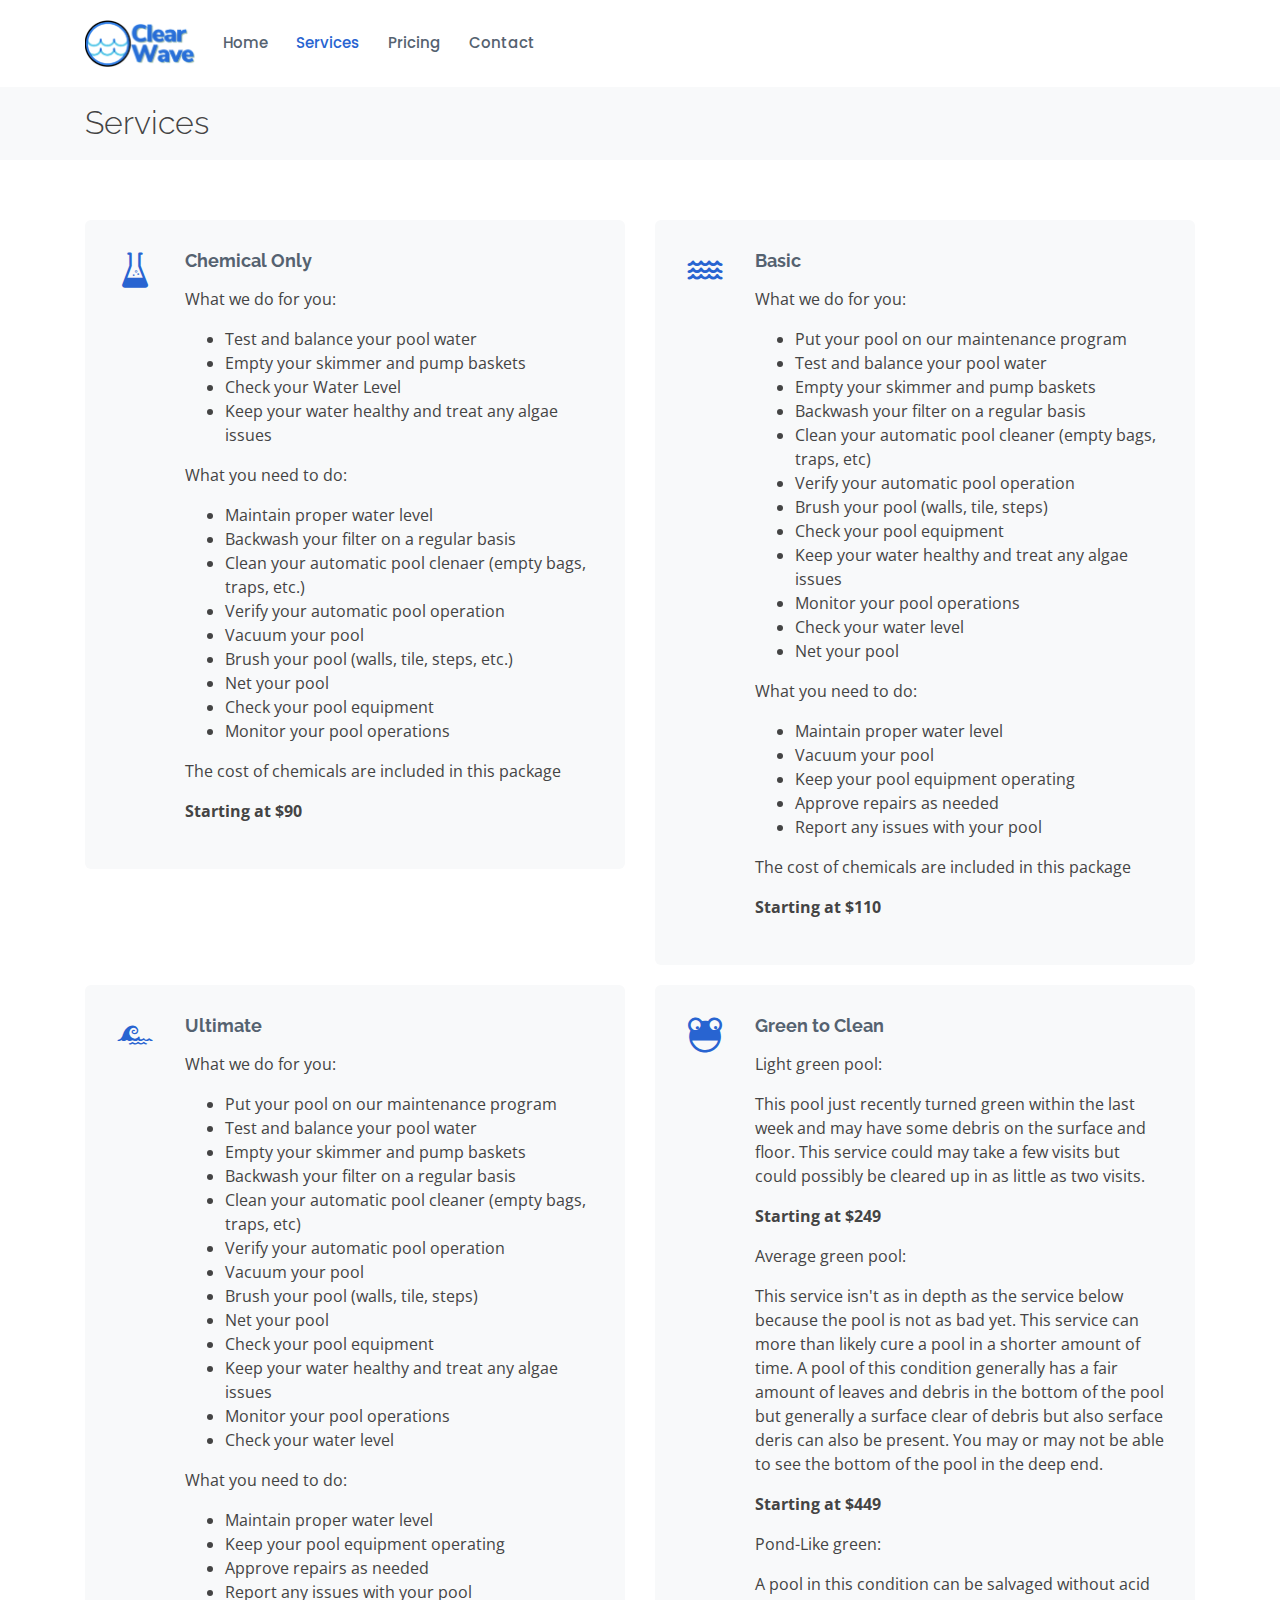
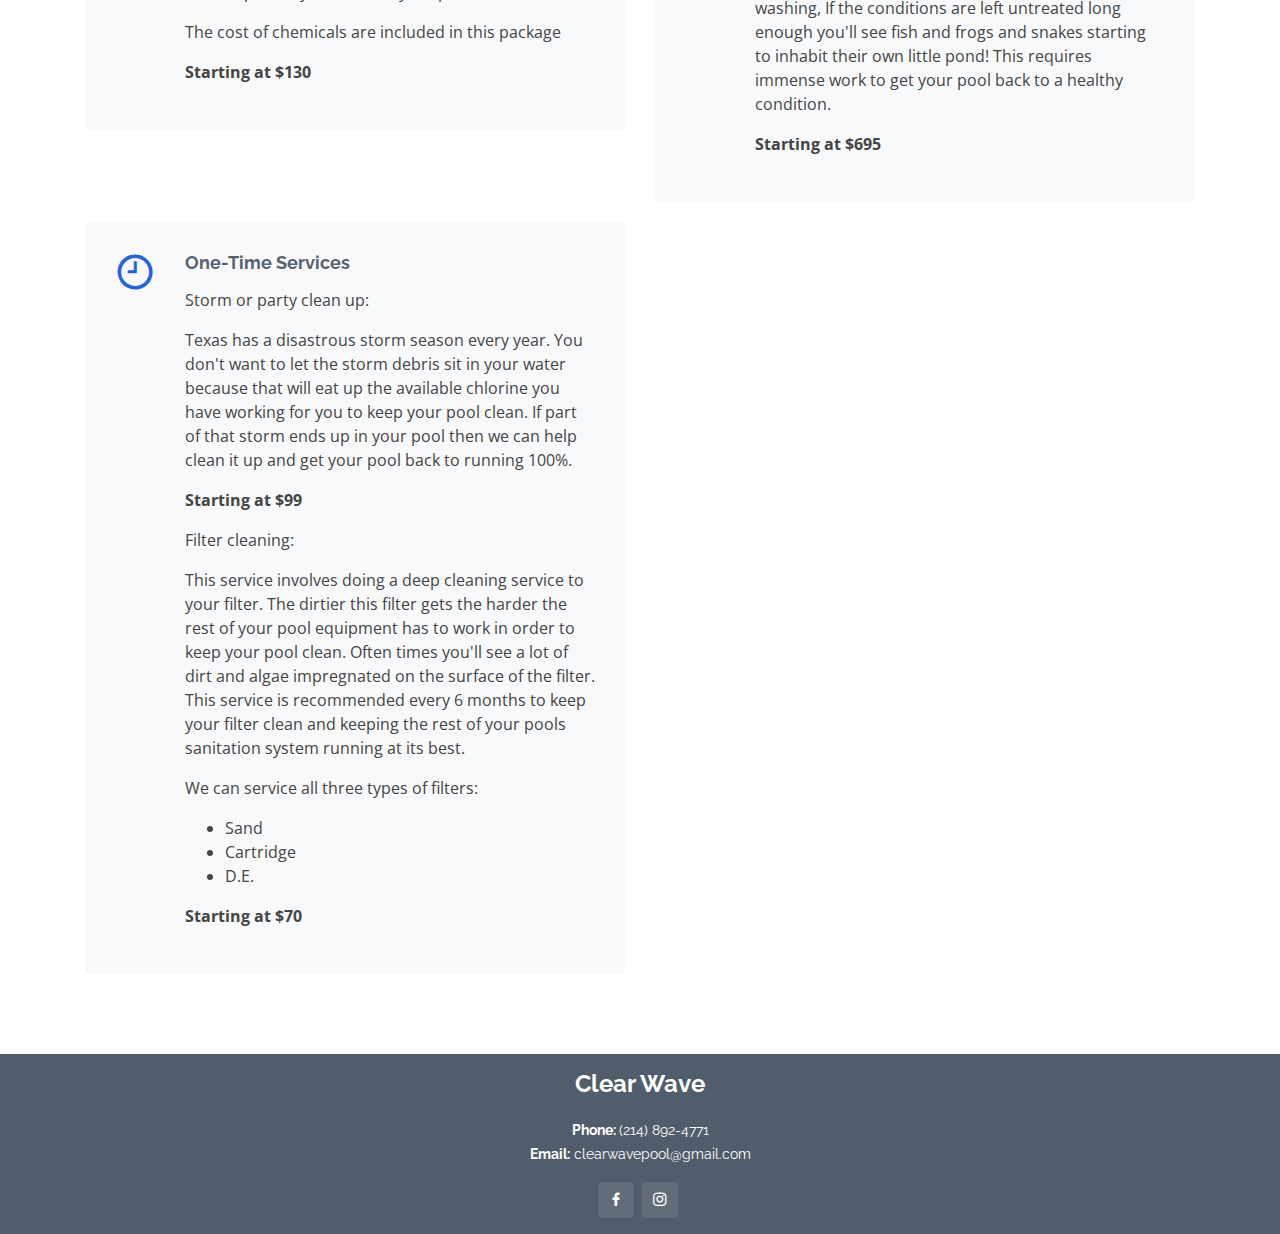
<file: services.html>
<!DOCTYPE html>
<html lang="en">

<head>
  <meta charset="utf-8">
  <meta content="width=device-width, initial-scale=1.0" name="viewport">

  <title>Services - Sailor Bootstrap Template</title>
  <meta content="" name="description">
  <meta content="" name="keywords">

  <!-- Favicons -->
  <link href="assets/img/favicon.png" rel="icon">
  <link href="assets/img/apple-touch-icon.png" rel="apple-touch-icon">

  <!-- Google Fonts -->
  <link href="https://fonts.googleapis.com/css?family=Open+Sans:300,300i,400,400i,600,600i,700,700i|Raleway:300,300i,400,400i,500,500i,600,600i,700,700i|Poppins:300,300i,400,400i,500,500i,600,600i,700,700i" rel="stylesheet">

  <!-- Vendor CSS Files -->
  <link href="assets/vendor/bootstrap/css/bootstrap.min.css" rel="stylesheet">
  <link href="assets/vendor/icofont/icofont.min.css" rel="stylesheet">
  <link href="assets/vendor/boxicons/css/boxicons.min.css" rel="stylesheet">
  <link href="assets/vendor/animate.css/animate.min.css" rel="stylesheet">
  <link href="assets/vendor/remixicon/remixicon.css" rel="stylesheet">
  <link href="assets/vendor/venobox/venobox.css" rel="stylesheet">
  <link href="assets/vendor/owl.carousel/assets/owl.carousel.min.css" rel="stylesheet">

  <!-- Template Main CSS File -->
  <link href="assets/css/style.css" rel="stylesheet">

  <!-- =======================================================
  * Template Name: Sailor - v2.2.0
  * Template URL: https://bootstrapmade.com/sailor-free-bootstrap-theme/
  * Author: BootstrapMade.com
  * License: https://bootstrapmade.com/license/
  ======================================================== -->
</head>

<body>

  <!-- ======= Header ======= -->
  <header id="header" class="fixed-top ">
    <div class="container d-flex align-items-center">

      <!-- <h1 class="logo"><a href="index.html">Clear Wave</a></h1> -->
      <!-- Uncomment below if you prefer to use an image logo -->
      <a href="index.html" class="logo"><img src="assets/img/logo.png" alt="" class="img-fluid"></a>

      <nav class="nav-menu d-none d-lg-block">

        <ul>
          <li><a href="index.html">Home</a></li>

          <!-- <li class="drop-down"><a href="#">About</a>
            <ul>
              <li><a href="about.html">About Us</a></li>
              <li><a href="team.html">Team</a></li>
              <li><a href="testimonials.html">Testimonials</a></li>

              <li class="drop-down"><a href="#">Deep Drop Down</a>
                <ul>
                  <li><a href="#">Deep Drop Down 1</a></li>
                  <li><a href="#">Deep Drop Down 2</a></li>
                  <li><a href="#">Deep Drop Down 3</a></li>
                  <li><a href="#">Deep Drop Down 4</a></li>
                  <li><a href="#">Deep Drop Down 5</a></li>
                </ul>
              </li>
            </ul>
          </li> -->

          <li class="active"><a href="services.html">Services</a></li>
          <!-- <li><a href="portfolio.html">Portfolio</a></li> -->
          <li><a href="pricing.html">Pricing</a></li>
          <!-- <li><a href="blog.html">Blog</a></li> -->
          <li><a href="contact.html">Contact</a></li>

        </ul>

      </nav>
      <!-- .nav-menu -->
    </div>
  </header>
  <!-- End Header -->

  <main id="main">

    <!-- ======= Breadcrumbs ======= -->
    <section id="breadcrumbs" class="breadcrumbs">
      <div class="container">
        <div class="d-flex justify-content-between align-items-center">
          <h2>Services</h2>
      </div>
    </section>
    <!-- End Breadcrumbs -->

    <!-- ======= Services Section ======= -->
    <section id="services" class="services">
      <div class="container">
        <div class="row">
          <div class="col-md-6">
            <div class="icon-box">
              <i class="icofont-beaker"></i>
              <h4><a>Chemical Only</a></h4>
              <p>What we do for you:</p>
              <ul>
                <li>Test and balance your pool water</li>
                <li>Empty your skimmer and pump baskets</li>
                <li>Check your Water Level</li>
                <li>Keep your water healthy and treat any algae issues</li>
              </ul>
              <p>What you need to do:</p>
              <ul>
                <li>Maintain proper water level</li>
                <li>Backwash your filter on a regular basis</li>
                <li>Clean your automatic pool clenaer (empty bags, traps, etc.)</li>
                <li>Verify your automatic pool operation</li>
                <li>Vacuum your pool</li>
                <li>Brush your pool (walls, tile, steps, etc.)</li>
                <li>Net your pool</li>
                <li>Check your pool equipment</li>
                <li>Monitor your pool operations</li>
              </ul>
              <p>The cost of chemicals are included in this package</p>
              <p><strong>Starting at $90</strong></p>
            </div>
          </div>

          <div class="col-md-6 mt-4 mt-md-0">
            <div class="icon-box">
              <i class="icofont-wave"></i>
              <h4><a>Basic</a></h4>
              <p>What we do for you:</p>
              <ul>
                <li>Put your pool on our maintenance program</li>
                <li>Test and balance your pool water</li>
                <li>Empty your skimmer and pump baskets</li>

                <li>Backwash your filter on a regular basis</li>
                <li>Clean your automatic pool cleaner (empty bags, traps, etc)</li>
                <li>Verify your automatic pool operation</li>
                <li>Brush your pool (walls, tile, steps)</li>
                <li>Check your pool equipment</li>
                <li>Keep your water healthy and treat any algae issues</li>
                <li>Monitor your pool operations</li>
                <li>Check your water level</li>
                <li>Net your pool</li>
              </ul>
              <p>What you need to do:</p>
              <ul>
                <li>Maintain proper water level</li>
                <li>Vacuum your pool</li>
                <li>Keep your pool equipment operating</li>
                <li>Approve repairs as needed</li>
                <li>Report any issues with your pool</li>
              </ul>
              <p>The cost of chemicals are included in this package</p>
              <p><strong>Starting at $110</strong></p>
            </div>
          </div>

          <div class="col-md-6 mt-4 mt-md-0">
            <div class="icon-box">
              <i class="icofont-wind-waves"></i>
              <h4><a>Ultimate</a></h4>
              <p>What we do for you:</p>
              <ul>
                <li>Put your pool on our maintenance program</li>
                <li>Test and balance your pool water</li>
                <li>Empty your skimmer and pump baskets</li>

                <li>Backwash your filter on a regular basis</li>
                <li>Clean your automatic pool cleaner (empty bags, traps, etc)</li>
                <li>Verify your automatic pool operation</li>
                <li>Vacuum your pool</li>
                <li>Brush your pool (walls, tile, steps)</li>
                <li>Net your pool</li>
                <li>Check your pool equipment</li>
                <li>Keep your water healthy and treat any algae issues</li>
                <li>Monitor your pool operations</li>
                <li>Check your water level</li>
              </ul>
              <p>What you need to do:</p>
              <ul>
                <li>Maintain proper water level</li>
                <li>Keep your pool equipment operating</li>
                <li>Approve repairs as needed</li>
                <li>Report any issues with your pool</li>
              </ul>
              <p>The cost of chemicals are included in this package</p>
              <p><strong>Starting at $130</strong></p>
            </div>
          </div>

          <div class="col-md-6 mt-4 mt-md-0">
            <div class="icon-box">
              <i class="icofont-froggy"></i>
              <h4><a>Green to Clean</a></h4>
              <p>Light green pool:</p>
              <p>
                This pool just recently turned green within the last week
                and may have some debris on the surface and floor.
                This service could may take a few visits but could possibly
                be cleared up in as little as two visits.
              </p>
              <p><strong>Starting at $249</strong></p>

              <p>Average green pool:</p>
              <p>
                This service isn't as in depth as the service below because
                the pool is not as bad yet. This service can more than likely
                cure a pool in a shorter amount of time. A pool of this condition
                generally has a fair amount of leaves and debris in the bottom of
                the pool but generally a surface clear of debris but also serface deris
                can also be present. You may or may not
                be able to see the bottom of the pool in the deep end.
              </p>
              <p><strong>Starting at $449</strong></p>

              <p>Pond-Like green:</p>
              <p>
                A pool in this condition can be salvaged without acid washing,
                If the conditions are left untreated long enough you'll see
                fish and frogs and snakes starting to inhabit their own little pond!
                This requires immense work to get your pool back to a healthy condition.
              </p>
              <p><strong>Starting at $695</strong></p>
            </div>
          </div>

          <div class="col-md-6 mt-4 mt-md-0">
            <div class="icon-box">
              <i class="icofont-clock-time"></i>
              <h4><a>One-Time Services</a></h4>
              <p>Storm or party clean up:</p>
              <p>
                Texas has a disastrous storm season every year.
                You don't want to let the storm debris sit in your
                water because that will eat up the available chlorine
                you have working for you to keep your pool clean.
                If part of that storm ends up in your pool then we can
                help clean it up and get your pool back to running 100%.
              </p>
              <p><strong>Starting at $99</strong></p>

              <p>Filter cleaning:</p>
              <p>
                This service involves doing a deep cleaning service to your filter.
                The dirtier this filter gets the harder the rest of your pool equipment
                has to work in order to keep your pool clean. Often times you'll see a lot
                of dirt and algae impregnated on the surface
                of the filter. This service is recommended every 6 months to keep your filter
                clean and keeping the rest of your pools sanitation system running at its best.
              </p>
              <p>We can service all three types of filters:</p>
              <ul>
                <li>Sand</li>
                <li>Cartridge</li>
                <li>D.E.</li>
              </ul>
              <p><strong>Starting at $70</strong></p>
            </div>
          </div>

      </div>
    </section><!-- End Services Section -->

    <!-- ======= Features Section ======= -->
    <!-- <section id="features" class="features">
      <div class="container">

        <div class="section-title">
          <h2>Features</h2>
          <p>Check our Features</p>
        </div>

        <div class="row">
          <div class="col-lg-3">
            <ul class="nav nav-tabs flex-column">
              <li class="nav-item">
                <a class="nav-link active show" data-toggle="tab" href="#tab-1">Modi sit est</a>
              </li>
              <li class="nav-item">
                <a class="nav-link" data-toggle="tab" href="#tab-2">Unde praesentium sed</a>
              </li>
              <li class="nav-item">
                <a class="nav-link" data-toggle="tab" href="#tab-3">Pariatur explicabo vel</a>
              </li>
              <li class="nav-item">
                <a class="nav-link" data-toggle="tab" href="#tab-4">Nostrum qui quasi</a>
              </li>
              <li class="nav-item">
                <a class="nav-link" data-toggle="tab" href="#tab-5">Iusto ut expedita aut</a>
              </li>
            </ul>
          </div>
          <div class="col-lg-9 mt-4 mt-lg-0">
            <div class="tab-content">
              <div class="tab-pane active show" id="tab-1">
                <div class="row">
                  <div class="col-lg-8 details order-2 order-lg-1">
                    <h3>Architecto ut aperiam autem id</h3>
                    <p class="font-italic">Qui laudantium consequatur laborum sit qui ad sapiente dila parde sonata raqer a videna mareta paulona marka</p>
                    <p>Et nobis maiores eius. Voluptatibus ut enim blanditiis atque harum sint. Laborum eos ipsum ipsa odit magni. Incidunt hic ut molestiae aut qui. Est repellat minima eveniet eius et quis magni nihil. Consequatur dolorem quaerat quos qui similique accusamus nostrum rem vero</p>
                  </div>
                  <div class="col-lg-4 text-center order-1 order-lg-2">
                    <img src="assets/img/features-1.png" alt="" class="img-fluid">
                  </div>
                </div>
              </div>
              <div class="tab-pane" id="tab-2">
                <div class="row">
                  <div class="col-lg-8 details order-2 order-lg-1">
                    <h3>Et blanditiis nemo veritatis excepturi</h3>
                    <p class="font-italic">Qui laudantium consequatur laborum sit qui ad sapiente dila parde sonata raqer a videna mareta paulona marka</p>
                    <p>Ea ipsum voluptatem consequatur quis est. Illum error ullam omnis quia et reiciendis sunt sunt est. Non aliquid repellendus itaque accusamus eius et velit ipsa voluptates. Optio nesciunt eaque beatae accusamus lerode pakto madirna desera vafle de nideran pal</p>
                  </div>
                  <div class="col-lg-4 text-center order-1 order-lg-2">
                    <img src="assets/img/features-2.png" alt="" class="img-fluid">
                  </div>
                </div>
              </div>
              <div class="tab-pane" id="tab-3">
                <div class="row">
                  <div class="col-lg-8 details order-2 order-lg-1">
                    <h3>Impedit facilis occaecati odio neque aperiam sit</h3>
                    <p class="font-italic">Eos voluptatibus quo. Odio similique illum id quidem non enim fuga. Qui natus non sunt dicta dolor et. In asperiores velit quaerat perferendis aut</p>
                    <p>Iure officiis odit rerum. Harum sequi eum illum corrupti culpa veritatis quisquam. Neque necessitatibus illo rerum eum ut. Commodi ipsam minima molestiae sed laboriosam a iste odio. Earum odit nesciunt fugiat sit ullam. Soluta et harum voluptatem optio quae</p>
                  </div>
                  <div class="col-lg-4 text-center order-1 order-lg-2">
                    <img src="assets/img/features-3.png" alt="" class="img-fluid">
                  </div>
                </div>
              </div>
              <div class="tab-pane" id="tab-4">
                <div class="row">
                  <div class="col-lg-8 details order-2 order-lg-1">
                    <h3>Fuga dolores inventore laboriosam ut est accusamus laboriosam dolore</h3>
                    <p class="font-italic">Totam aperiam accusamus. Repellat consequuntur iure voluptas iure porro quis delectus</p>
                    <p>Eaque consequuntur consequuntur libero expedita in voluptas. Nostrum ipsam necessitatibus aliquam fugiat debitis quis velit. Eum ex maxime error in consequatur corporis atque. Eligendi asperiores sed qui veritatis aperiam quia a laborum inventore</p>
                  </div>
                  <div class="col-lg-4 text-center order-1 order-lg-2">
                    <img src="assets/img/features-4.png" alt="" class="img-fluid">
                  </div>
                </div>
              </div>
              <div class="tab-pane" id="tab-5">
                <div class="row">
                  <div class="col-lg-8 details order-2 order-lg-1">
                    <h3>Est eveniet ipsam sindera pad rone matrelat sando reda</h3>
                    <p class="font-italic">Omnis blanditiis saepe eos autem qui sunt debitis porro quia.</p>
                    <p>Exercitationem nostrum omnis. Ut reiciendis repudiandae minus. Omnis recusandae ut non quam ut quod eius qui. Ipsum quia odit vero atque qui quibusdam amet. Occaecati sed est sint aut vitae molestiae voluptate vel</p>
                  </div>
                  <div class="col-lg-4 text-center order-1 order-lg-2">
                    <img src="assets/img/features-5.png" alt="" class="img-fluid">
                  </div>
                </div>
              </div>
            </div>
          </div>
        </div>

      </div>
    </section> -->
    <!-- End Features Section -->

  </main><!-- End #main -->

  <!-- ======= Footer ======= -->
  <footer id="footer">
    <div class="footer-top">
      <div class="container">
        <div class="row justify-content-center">

          <div class="col-lg-3 col-md-6">
            <div class="footer-info text-center">
              <h3>Clear Wave</h3>
              <p>
                <strong>Phone: </strong>(214) 892-4771<br>
                <strong>Email:</strong> clearwavepool@gmail.com<br>
              </p>
              <div class="social-links mt-3">
                <!-- <a href="#" class="twitter"><i class="bx bxl-twitter"></i></a> -->
                <a href="https://www.facebook.com/ClearWavePoolService" class="facebook"><i class="bx bxl-facebook"></i></a>
                <a href="https://www.instagram.com/clearwavepoolservice" class="instagram"><i class="bx bxl-instagram"></i></a>
                <!-- <a href="#" class="google-plus"><i class="bx bxl-skype"></i></a> -->
                <!-- <a href="#" class="linkedin"><i class="bx bxl-linkedin"></i></a> -->
              </div>
            </div>
          </div>

          <!-- <div class="col-lg-2 col-md-6 footer-links">
            <h4>Useful Links</h4>
            <ul>
              <li><i class="bx bx-chevron-right"></i> <a href="#">Home</a></li>
              <li><i class="bx bx-chevron-right"></i> <a href="#">About us</a></li>
              <li><i class="bx bx-chevron-right"></i> <a href="#">Services</a></li>
              <li><i class="bx bx-chevron-right"></i> <a href="#">Terms of service</a></li>
              <li><i class="bx bx-chevron-right"></i> <a href="#">Privacy policy</a></li>
            </ul>
          </div> -->

          <!-- <div class="col-lg-3 col-md-6 footer-links">
            <h4>Our Services</h4>
            <ul>
              <li><i class="bx bx-chevron-right"></i> <a href="#">Web Design</a></li>
              <li><i class="bx bx-chevron-right"></i> <a href="#">Web Development</a></li>
              <li><i class="bx bx-chevron-right"></i> <a href="#">Product Management</a></li>
              <li><i class="bx bx-chevron-right"></i> <a href="#">Marketing</a></li>
              <li><i class="bx bx-chevron-right"></i> <a href="#">Graphic Design</a></li>
            </ul>
          </div> -->

          <!-- Newsletter -->
          <!-- <div class="col-lg-4 col-md-6 footer-newsletter">
            <h4>Our Newsletter</h4>
            <p>Tamen quem nulla quae legam multos aute sint culpa legam noster magna</p>
            <form action="" method="post">
              <input type="email" name="email"><input type="submit" value="Subscribe">
            </form>
          </div> -->
          <!-- /Newsletter-->

        </div>
      </div>
    </div>

    <!-- <div class="container">
      <div class="copyright">
      </div>
      <div class="credits">
      </div>
    </div> -->
  </footer>
  <!-- End Footer -->

  <a href="#" class="back-to-top"><i class="icofont-simple-up"></i></a>

  <!-- Vendor JS Files -->
  <script src="assets/vendor/jquery/jquery.min.js"></script>
  <script src="assets/vendor/bootstrap/js/bootstrap.bundle.min.js"></script>
  <script src="assets/vendor/jquery.easing/jquery.easing.min.js"></script>
  <script src="assets/vendor/php-email-form/validate.js"></script>
  <script src="assets/vendor/isotope-layout/isotope.pkgd.min.js"></script>
  <script src="assets/vendor/venobox/venobox.min.js"></script>
  <script src="assets/vendor/waypoints/jquery.waypoints.min.js"></script>
  <script src="assets/vendor/owl.carousel/owl.carousel.min.js"></script>

  <!-- Template Main JS File -->
  <script src="assets/js/main.js"></script>

</body>

</html>
</file>
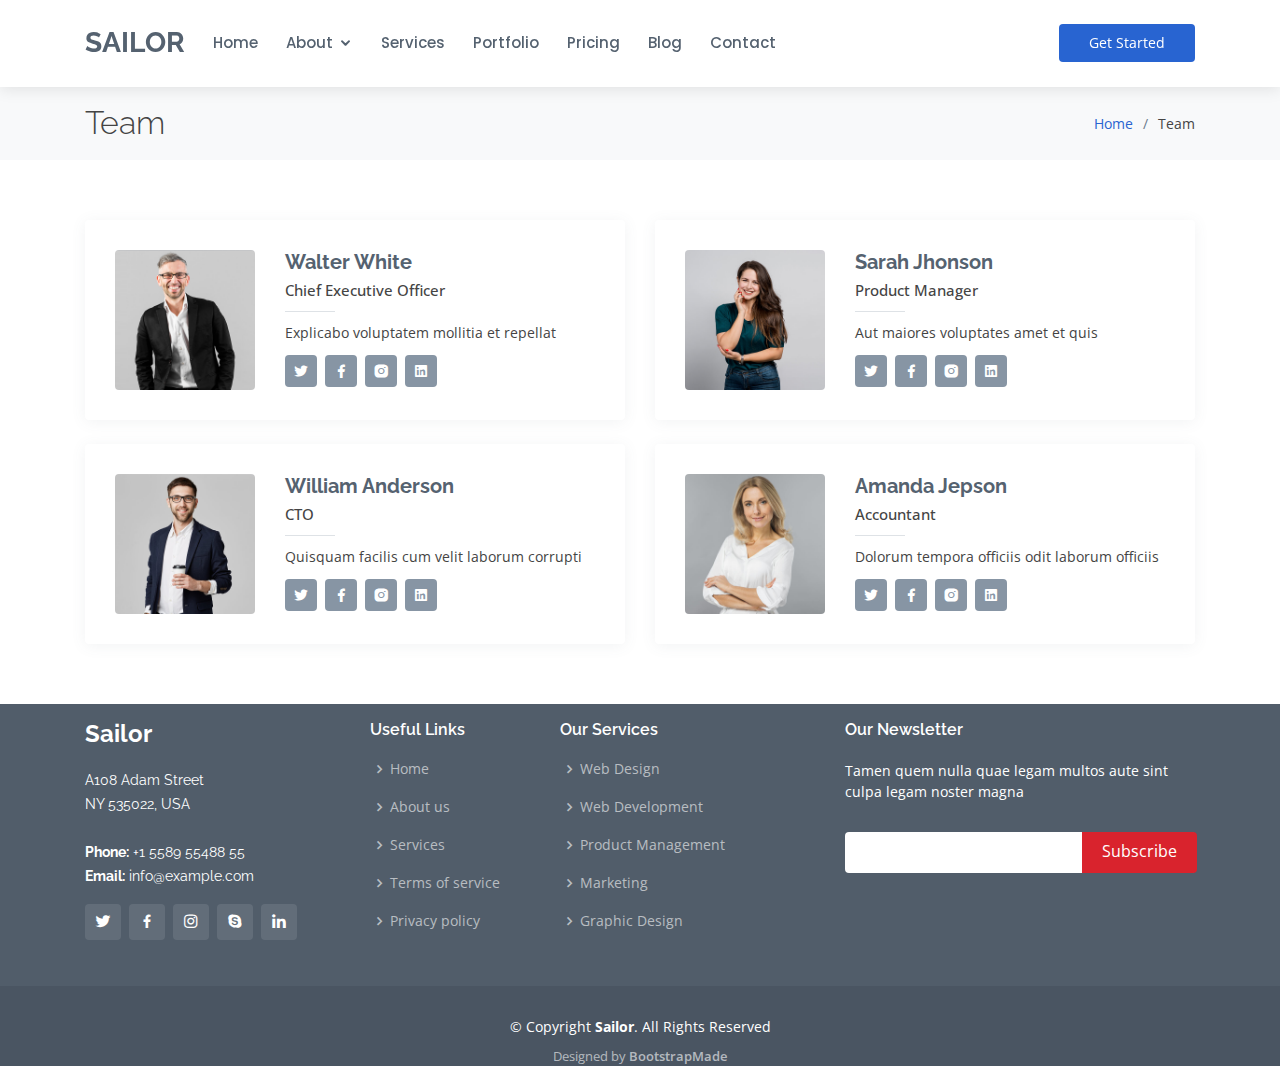
<file: team.html>
<!DOCTYPE html>
<html lang="en">

<head>
  <meta charset="utf-8">
  <meta content="width=device-width, initial-scale=1.0" name="viewport">

  <title>Team - Sailor Bootstrap Template</title>
  <meta content="" name="description">
  <meta content="" name="keywords">

  <!-- Favicons -->
  <link href="assets/img/favicon.png" rel="icon">
  <link href="assets/img/apple-touch-icon.png" rel="apple-touch-icon">

  <!-- Google Fonts -->
  <link href="https://fonts.googleapis.com/css?family=Open+Sans:300,300i,400,400i,600,600i,700,700i|Raleway:300,300i,400,400i,500,500i,600,600i,700,700i|Poppins:300,300i,400,400i,500,500i,600,600i,700,700i" rel="stylesheet">

  <!-- Vendor CSS Files -->
  <link href="assets/vendor/bootstrap/css/bootstrap.min.css" rel="stylesheet">
  <link href="assets/vendor/icofont/icofont.min.css" rel="stylesheet">
  <link href="assets/vendor/boxicons/css/boxicons.min.css" rel="stylesheet">
  <link href="assets/vendor/animate.css/animate.min.css" rel="stylesheet">
  <link href="assets/vendor/remixicon/remixicon.css" rel="stylesheet">
  <link href="assets/vendor/venobox/venobox.css" rel="stylesheet">
  <link href="assets/vendor/owl.carousel/assets/owl.carousel.min.css" rel="stylesheet">

  <!-- Template Main CSS File -->
  <link href="assets/css/style.css" rel="stylesheet">

  <!-- =======================================================
  * Template Name: Sailor - v2.2.0
  * Template URL: https://bootstrapmade.com/sailor-free-bootstrap-theme/
  * Author: BootstrapMade.com
  * License: https://bootstrapmade.com/license/
  ======================================================== -->
</head>

<body>

  <!-- ======= Header ======= -->
  <header id="header" class="fixed-top header-inner-pages">
    <div class="container d-flex align-items-center">

      <h1 class="logo"><a href="index.html">Sailor</a></h1>
      <!-- Uncomment below if you prefer to use an image logo -->
      <!-- <a href="index.html" class="logo"><img src="assets/img/logo.png" alt="" class="img-fluid"></a>-->

      <nav class="nav-menu d-none d-lg-block">

        <ul>
          <li><a href="index.html">Home</a></li>

          <li class="drop-down"><a href="#">About</a>
            <ul>
              <li><a href="about.html">About Us</a></li>
              <li class="active"><a href="team.html">Team</a></li>
              <li><a href="testimonials.html">Testimonials</a></li>

              <li class="drop-down"><a href="#">Deep Drop Down</a>
                <ul>
                  <li><a href="#">Deep Drop Down 1</a></li>
                  <li><a href="#">Deep Drop Down 2</a></li>
                  <li><a href="#">Deep Drop Down 3</a></li>
                  <li><a href="#">Deep Drop Down 4</a></li>
                  <li><a href="#">Deep Drop Down 5</a></li>
                </ul>
              </li>
            </ul>
          </li>

          <li><a href="services.html">Services</a></li>
          <li><a href="portfolio.html">Portfolio</a></li>
          <li><a href="pricing.html">Pricing</a></li>
          <li><a href="blog.html">Blog</a></li>
          <li><a href="contact.html">Contact</a></li>

        </ul>

      </nav><!-- .nav-menu -->

      <a href="index.html" class="get-started-btn ml-auto">Get Started</a>

    </div>
  </header><!-- End Header -->

  <main id="main">

    <!-- ======= Breadcrumbs ======= -->
    <section id="breadcrumbs" class="breadcrumbs">
      <div class="container">

        <div class="d-flex justify-content-between align-items-center">
          <h2>Team</h2>
          <ol>
            <li><a href="index.html">Home</a></li>
            <li>Team</li>
          </ol>
        </div>

      </div>
    </section><!-- End Breadcrumbs -->

    <!-- ======= Team Section ======= -->
    <section id="team" class="team ">
      <div class="container">

        <div class="row">

          <div class="col-lg-6">
            <div class="member d-flex align-items-start">
              <div class="pic"><img src="assets/img/team/team-1.jpg" class="img-fluid" alt=""></div>
              <div class="member-info">
                <h4>Walter White</h4>
                <span>Chief Executive Officer</span>
                <p>Explicabo voluptatem mollitia et repellat</p>
                <div class="social">
                  <a href=""><i class="ri-twitter-fill"></i></a>
                  <a href=""><i class="ri-facebook-fill"></i></a>
                  <a href=""><i class="ri-instagram-fill"></i></a>
                  <a href=""> <i class="ri-linkedin-box-fill"></i> </a>
                </div>
              </div>
            </div>
          </div>

          <div class="col-lg-6 mt-4 mt-lg-0">
            <div class="member d-flex align-items-start">
              <div class="pic"><img src="assets/img/team/team-2.jpg" class="img-fluid" alt=""></div>
              <div class="member-info">
                <h4>Sarah Jhonson</h4>
                <span>Product Manager</span>
                <p>Aut maiores voluptates amet et quis</p>
                <div class="social">
                  <a href=""><i class="ri-twitter-fill"></i></a>
                  <a href=""><i class="ri-facebook-fill"></i></a>
                  <a href=""><i class="ri-instagram-fill"></i></a>
                  <a href=""> <i class="ri-linkedin-box-fill"></i> </a>
                </div>
              </div>
            </div>
          </div>

          <div class="col-lg-6 mt-4">
            <div class="member d-flex align-items-start">
              <div class="pic"><img src="assets/img/team/team-3.jpg" class="img-fluid" alt=""></div>
              <div class="member-info">
                <h4>William Anderson</h4>
                <span>CTO</span>
                <p>Quisquam facilis cum velit laborum corrupti</p>
                <div class="social">
                  <a href=""><i class="ri-twitter-fill"></i></a>
                  <a href=""><i class="ri-facebook-fill"></i></a>
                  <a href=""><i class="ri-instagram-fill"></i></a>
                  <a href=""> <i class="ri-linkedin-box-fill"></i> </a>
                </div>
              </div>
            </div>
          </div>

          <div class="col-lg-6 mt-4">
            <div class="member d-flex align-items-start">
              <div class="pic"><img src="assets/img/team/team-4.jpg" class="img-fluid" alt=""></div>
              <div class="member-info">
                <h4>Amanda Jepson</h4>
                <span>Accountant</span>
                <p>Dolorum tempora officiis odit laborum officiis</p>
                <div class="social">
                  <a href=""><i class="ri-twitter-fill"></i></a>
                  <a href=""><i class="ri-facebook-fill"></i></a>
                  <a href=""><i class="ri-instagram-fill"></i></a>
                  <a href=""> <i class="ri-linkedin-box-fill"></i> </a>
                </div>
              </div>
            </div>
          </div>

        </div>

      </div>
    </section><!-- End Team Section -->

  </main><!-- End #main -->

  <!-- ======= Footer ======= -->
  <footer id="footer">
    <div class="footer-top">
      <div class="container">
        <div class="row">

          <div class="col-lg-3 col-md-6">
            <div class="footer-info">
              <h3>Sailor</h3>
              <p>
                A108 Adam Street <br>
                NY 535022, USA<br><br>
                <strong>Phone:</strong> +1 5589 55488 55<br>
                <strong>Email:</strong> info@example.com<br>
              </p>
              <div class="social-links mt-3">
                <a href="#" class="twitter"><i class="bx bxl-twitter"></i></a>
                <a href="#" class="facebook"><i class="bx bxl-facebook"></i></a>
                <a href="#" class="instagram"><i class="bx bxl-instagram"></i></a>
                <a href="#" class="google-plus"><i class="bx bxl-skype"></i></a>
                <a href="#" class="linkedin"><i class="bx bxl-linkedin"></i></a>
              </div>
            </div>
          </div>

          <div class="col-lg-2 col-md-6 footer-links">
            <h4>Useful Links</h4>
            <ul>
              <li><i class="bx bx-chevron-right"></i> <a href="#">Home</a></li>
              <li><i class="bx bx-chevron-right"></i> <a href="#">About us</a></li>
              <li><i class="bx bx-chevron-right"></i> <a href="#">Services</a></li>
              <li><i class="bx bx-chevron-right"></i> <a href="#">Terms of service</a></li>
              <li><i class="bx bx-chevron-right"></i> <a href="#">Privacy policy</a></li>
            </ul>
          </div>

          <div class="col-lg-3 col-md-6 footer-links">
            <h4>Our Services</h4>
            <ul>
              <li><i class="bx bx-chevron-right"></i> <a href="#">Web Design</a></li>
              <li><i class="bx bx-chevron-right"></i> <a href="#">Web Development</a></li>
              <li><i class="bx bx-chevron-right"></i> <a href="#">Product Management</a></li>
              <li><i class="bx bx-chevron-right"></i> <a href="#">Marketing</a></li>
              <li><i class="bx bx-chevron-right"></i> <a href="#">Graphic Design</a></li>
            </ul>
          </div>

          <div class="col-lg-4 col-md-6 footer-newsletter">
            <h4>Our Newsletter</h4>
            <p>Tamen quem nulla quae legam multos aute sint culpa legam noster magna</p>
            <form action="" method="post">
              <input type="email" name="email"><input type="submit" value="Subscribe">
            </form>

          </div>

        </div>
      </div>
    </div>

    <div class="container">
      <div class="copyright">
        &copy; Copyright <strong><span>Sailor</span></strong>. All Rights Reserved
      </div>
      <div class="credits">
        <!-- All the links in the footer should remain intact. -->
        <!-- You can delete the links only if you purchased the pro version. -->
        <!-- Licensing information: https://bootstrapmade.com/license/ -->
        <!-- Purchase the pro version with working PHP/AJAX contact form: https://bootstrapmade.com/sailor-free-bootstrap-theme/ -->
        Designed by <a href="https://bootstrapmade.com/">BootstrapMade</a>
      </div>
    </div>
  </footer><!-- End Footer -->

  <a href="#" class="back-to-top"><i class="icofont-simple-up"></i></a>

  <!-- Vendor JS Files -->
  <script src="assets/vendor/jquery/jquery.min.js"></script>
  <script src="assets/vendor/bootstrap/js/bootstrap.bundle.min.js"></script>
  <script src="assets/vendor/jquery.easing/jquery.easing.min.js"></script>
  <script src="assets/vendor/php-email-form/validate.js"></script>
  <script src="assets/vendor/isotope-layout/isotope.pkgd.min.js"></script>
  <script src="assets/vendor/venobox/venobox.min.js"></script>
  <script src="assets/vendor/waypoints/jquery.waypoints.min.js"></script>
  <script src="assets/vendor/owl.carousel/owl.carousel.min.js"></script>

  <!-- Template Main JS File -->
  <script src="assets/js/main.js"></script>

</body>

</html>
</file>
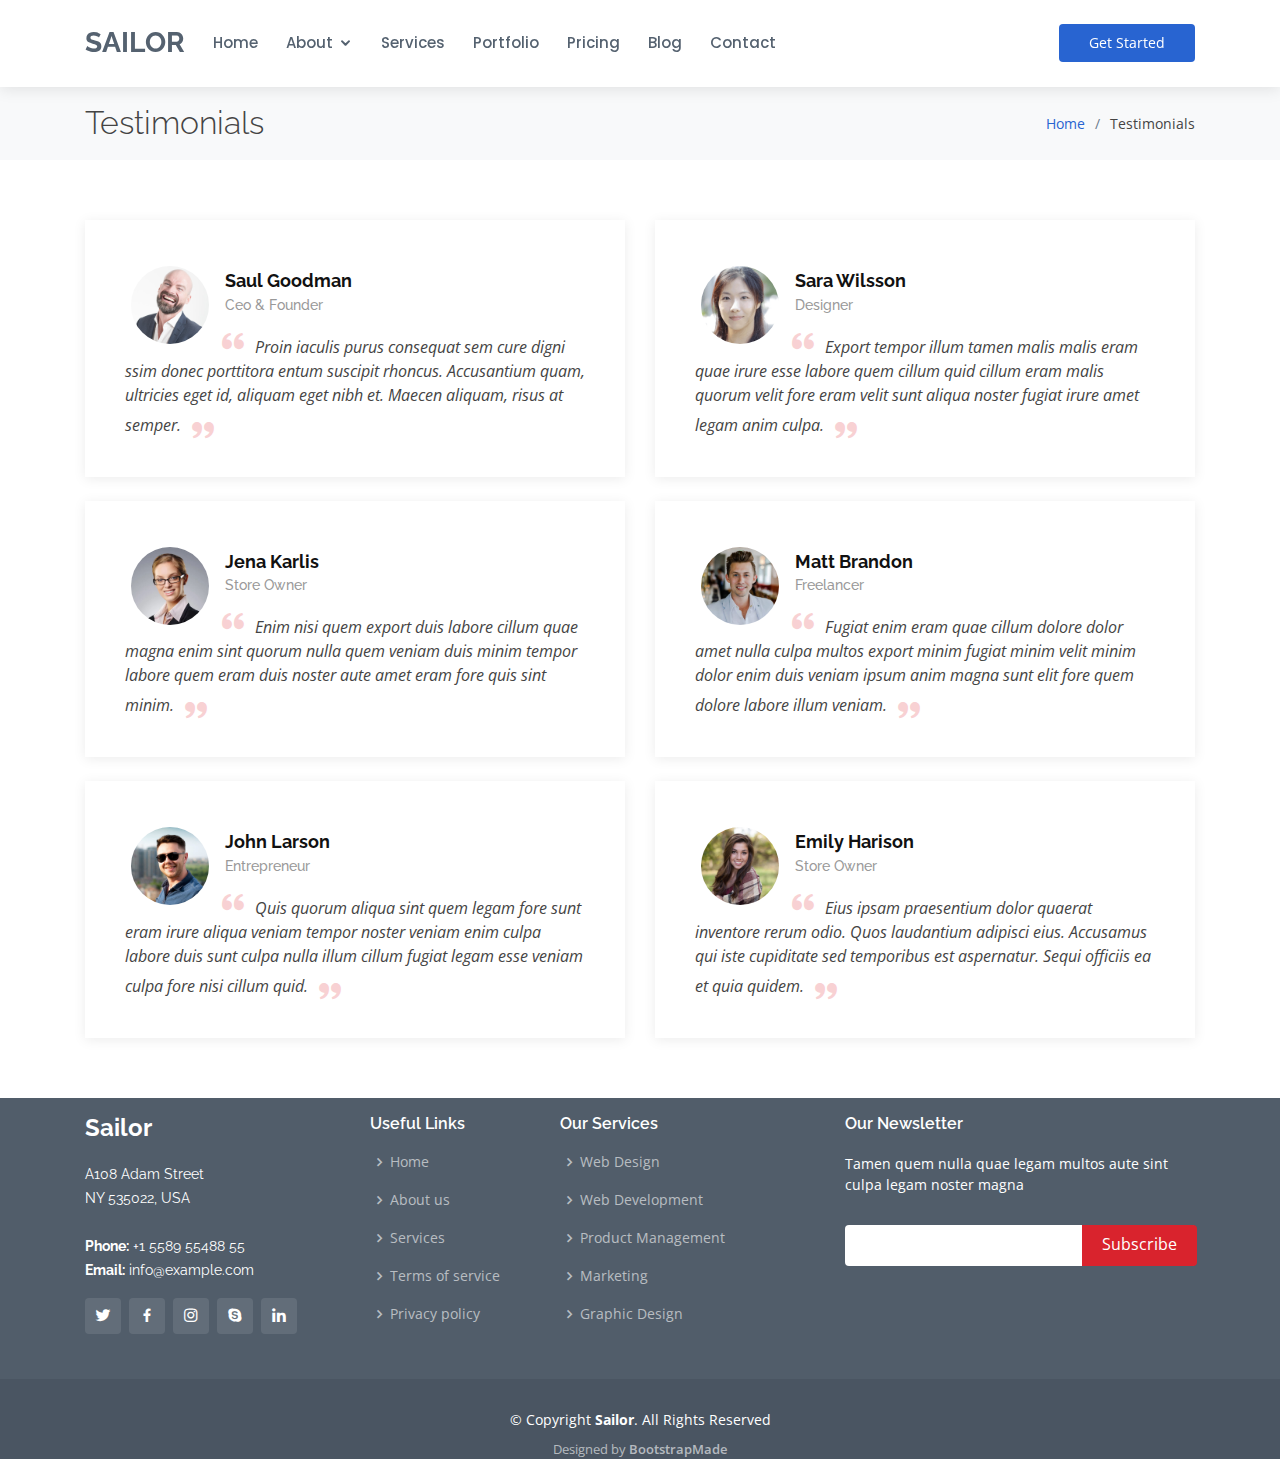
<file: testimonials.html>
<!DOCTYPE html>
<html lang="en">

<head>
  <meta charset="utf-8">
  <meta content="width=device-width, initial-scale=1.0" name="viewport">

  <title>Testimonials - Sailor Bootstrap Template</title>
  <meta content="" name="description">
  <meta content="" name="keywords">

  <!-- Favicons -->
  <link href="assets/img/favicon.png" rel="icon">
  <link href="assets/img/apple-touch-icon.png" rel="apple-touch-icon">

  <!-- Google Fonts -->
  <link href="https://fonts.googleapis.com/css?family=Open+Sans:300,300i,400,400i,600,600i,700,700i|Raleway:300,300i,400,400i,500,500i,600,600i,700,700i|Poppins:300,300i,400,400i,500,500i,600,600i,700,700i" rel="stylesheet">

  <!-- Vendor CSS Files -->
  <link href="assets/vendor/bootstrap/css/bootstrap.min.css" rel="stylesheet">
  <link href="assets/vendor/icofont/icofont.min.css" rel="stylesheet">
  <link href="assets/vendor/boxicons/css/boxicons.min.css" rel="stylesheet">
  <link href="assets/vendor/animate.css/animate.min.css" rel="stylesheet">
  <link href="assets/vendor/remixicon/remixicon.css" rel="stylesheet">
  <link href="assets/vendor/venobox/venobox.css" rel="stylesheet">
  <link href="assets/vendor/owl.carousel/assets/owl.carousel.min.css" rel="stylesheet">

  <!-- Template Main CSS File -->
  <link href="assets/css/style.css" rel="stylesheet">

  <!-- =======================================================
  * Template Name: Sailor - v2.2.0
  * Template URL: https://bootstrapmade.com/sailor-free-bootstrap-theme/
  * Author: BootstrapMade.com
  * License: https://bootstrapmade.com/license/
  ======================================================== -->
</head>

<body>

  <!-- ======= Header ======= -->
  <header id="header" class="fixed-top header-inner-pages">
    <div class="container d-flex align-items-center">

      <h1 class="logo"><a href="index.html">Sailor</a></h1>
      <!-- Uncomment below if you prefer to use an image logo -->
      <!-- <a href="index.html" class="logo"><img src="assets/img/logo.png" alt="" class="img-fluid"></a>-->

      <nav class="nav-menu d-none d-lg-block">

        <ul>
          <li><a href="index.html">Home</a></li>

          <li class="drop-down"><a href="#">About</a>
            <ul>
              <li><a href="about.html">About Us</a></li>
              <li><a href="team.html">Team</a></li>
              <li class="active"><a href="testimonials.html">Testimonials</a></li>

              <li class="drop-down"><a href="#">Deep Drop Down</a>
                <ul>
                  <li><a href="#">Deep Drop Down 1</a></li>
                  <li><a href="#">Deep Drop Down 2</a></li>
                  <li><a href="#">Deep Drop Down 3</a></li>
                  <li><a href="#">Deep Drop Down 4</a></li>
                  <li><a href="#">Deep Drop Down 5</a></li>
                </ul>
              </li>
            </ul>
          </li>

          <li><a href="services.html">Services</a></li>
          <li><a href="portfolio.html">Portfolio</a></li>
          <li><a href="pricing.html">Pricing</a></li>
          <li><a href="blog.html">Blog</a></li>
          <li><a href="contact.html">Contact</a></li>

        </ul>

      </nav><!-- .nav-menu -->

      <a href="index.html" class="get-started-btn ml-auto">Get Started</a>

    </div>
  </header><!-- End Header -->

  <main id="main">

    <!-- ======= Breadcrumbs ======= -->
    <section id="breadcrumbs" class="breadcrumbs">
      <div class="container">

        <div class="d-flex justify-content-between align-items-center">
          <h2>Testimonials</h2>
          <ol>
            <li><a href="index.html">Home</a></li>
            <li>Testimonials</li>
          </ol>
        </div>

      </div>
    </section><!-- End Breadcrumbs -->

    <!-- ======= Testimonials Section ======= -->
    <section id="testimonials" class="testimonials">
      <div class="container">

        <div class="row">

          <div class="col-lg-6">
            <div class="testimonial-item">
              <img src="assets/img/testimonials/testimonials-1.jpg" class="testimonial-img" alt="">
              <h3>Saul Goodman</h3>
              <h4>Ceo &amp; Founder</h4>
              <p>
                <i class="bx bxs-quote-alt-left quote-icon-left"></i>
                Proin iaculis purus consequat sem cure digni ssim donec porttitora entum suscipit rhoncus. Accusantium quam, ultricies eget id, aliquam eget nibh et. Maecen aliquam, risus at semper.
                <i class="bx bxs-quote-alt-right quote-icon-right"></i>
              </p>
            </div>
          </div>

          <div class="col-lg-6">
            <div class="testimonial-item mt-4 mt-lg-0">
              <img src="assets/img/testimonials/testimonials-2.jpg" class="testimonial-img" alt="">
              <h3>Sara Wilsson</h3>
              <h4>Designer</h4>
              <p>
                <i class="bx bxs-quote-alt-left quote-icon-left"></i>
                Export tempor illum tamen malis malis eram quae irure esse labore quem cillum quid cillum eram malis quorum velit fore eram velit sunt aliqua noster fugiat irure amet legam anim culpa.
                <i class="bx bxs-quote-alt-right quote-icon-right"></i>
              </p>
            </div>
          </div>

          <div class="col-lg-6">
            <div class="testimonial-item mt-4">
              <img src="assets/img/testimonials/testimonials-3.jpg" class="testimonial-img" alt="">
              <h3>Jena Karlis</h3>
              <h4>Store Owner</h4>
              <p>
                <i class="bx bxs-quote-alt-left quote-icon-left"></i>
                Enim nisi quem export duis labore cillum quae magna enim sint quorum nulla quem veniam duis minim tempor labore quem eram duis noster aute amet eram fore quis sint minim.
                <i class="bx bxs-quote-alt-right quote-icon-right"></i>
              </p>
            </div>
          </div>

          <div class="col-lg-6">
            <div class="testimonial-item mt-4">
              <img src="assets/img/testimonials/testimonials-4.jpg" class="testimonial-img" alt="">
              <h3>Matt Brandon</h3>
              <h4>Freelancer</h4>
              <p>
                <i class="bx bxs-quote-alt-left quote-icon-left"></i>
                Fugiat enim eram quae cillum dolore dolor amet nulla culpa multos export minim fugiat minim velit minim dolor enim duis veniam ipsum anim magna sunt elit fore quem dolore labore illum veniam.
                <i class="bx bxs-quote-alt-right quote-icon-right"></i>
              </p>
            </div>
          </div>

          <div class="col-lg-6">
            <div class="testimonial-item mt-4">
              <img src="assets/img/testimonials/testimonials-5.jpg" class="testimonial-img" alt="">
              <h3>John Larson</h3>
              <h4>Entrepreneur</h4>
              <p>
                <i class="bx bxs-quote-alt-left quote-icon-left"></i>
                Quis quorum aliqua sint quem legam fore sunt eram irure aliqua veniam tempor noster veniam enim culpa labore duis sunt culpa nulla illum cillum fugiat legam esse veniam culpa fore nisi cillum quid.
                <i class="bx bxs-quote-alt-right quote-icon-right"></i>
              </p>
            </div>
          </div>

          <div class="col-lg-6">
            <div class="testimonial-item mt-4">
              <img src="assets/img/testimonials/testimonials-6.jpg" class="testimonial-img" alt="">
              <h3>Emily Harison</h3>
              <h4>Store Owner</h4>
              <p>
                <i class="bx bxs-quote-alt-left quote-icon-left"></i>
                Eius ipsam praesentium dolor quaerat inventore rerum odio. Quos laudantium adipisci eius. Accusamus qui iste cupiditate sed temporibus est aspernatur. Sequi officiis ea et quia quidem.
                <i class="bx bxs-quote-alt-right quote-icon-right"></i>
              </p>
            </div>
          </div>

        </div>

      </div>
    </section><!-- End Testimonials Section -->

  </main><!-- End #main -->

  <!-- ======= Footer ======= -->
  <footer id="footer">
    <div class="footer-top">
      <div class="container">
        <div class="row">

          <div class="col-lg-3 col-md-6">
            <div class="footer-info">
              <h3>Sailor</h3>
              <p>
                A108 Adam Street <br>
                NY 535022, USA<br><br>
                <strong>Phone:</strong> +1 5589 55488 55<br>
                <strong>Email:</strong> info@example.com<br>
              </p>
              <div class="social-links mt-3">
                <a href="#" class="twitter"><i class="bx bxl-twitter"></i></a>
                <a href="#" class="facebook"><i class="bx bxl-facebook"></i></a>
                <a href="#" class="instagram"><i class="bx bxl-instagram"></i></a>
                <a href="#" class="google-plus"><i class="bx bxl-skype"></i></a>
                <a href="#" class="linkedin"><i class="bx bxl-linkedin"></i></a>
              </div>
            </div>
          </div>

          <div class="col-lg-2 col-md-6 footer-links">
            <h4>Useful Links</h4>
            <ul>
              <li><i class="bx bx-chevron-right"></i> <a href="#">Home</a></li>
              <li><i class="bx bx-chevron-right"></i> <a href="#">About us</a></li>
              <li><i class="bx bx-chevron-right"></i> <a href="#">Services</a></li>
              <li><i class="bx bx-chevron-right"></i> <a href="#">Terms of service</a></li>
              <li><i class="bx bx-chevron-right"></i> <a href="#">Privacy policy</a></li>
            </ul>
          </div>

          <div class="col-lg-3 col-md-6 footer-links">
            <h4>Our Services</h4>
            <ul>
              <li><i class="bx bx-chevron-right"></i> <a href="#">Web Design</a></li>
              <li><i class="bx bx-chevron-right"></i> <a href="#">Web Development</a></li>
              <li><i class="bx bx-chevron-right"></i> <a href="#">Product Management</a></li>
              <li><i class="bx bx-chevron-right"></i> <a href="#">Marketing</a></li>
              <li><i class="bx bx-chevron-right"></i> <a href="#">Graphic Design</a></li>
            </ul>
          </div>

          <div class="col-lg-4 col-md-6 footer-newsletter">
            <h4>Our Newsletter</h4>
            <p>Tamen quem nulla quae legam multos aute sint culpa legam noster magna</p>
            <form action="" method="post">
              <input type="email" name="email"><input type="submit" value="Subscribe">
            </form>

          </div>

        </div>
      </div>
    </div>

    <div class="container">
      <div class="copyright">
        &copy; Copyright <strong><span>Sailor</span></strong>. All Rights Reserved
      </div>
      <div class="credits">
        <!-- All the links in the footer should remain intact. -->
        <!-- You can delete the links only if you purchased the pro version. -->
        <!-- Licensing information: https://bootstrapmade.com/license/ -->
        <!-- Purchase the pro version with working PHP/AJAX contact form: https://bootstrapmade.com/sailor-free-bootstrap-theme/ -->
        Designed by <a href="https://bootstrapmade.com/">BootstrapMade</a>
      </div>
    </div>
  </footer><!-- End Footer -->

  <a href="#" class="back-to-top"><i class="icofont-simple-up"></i></a>

  <!-- Vendor JS Files -->
  <script src="assets/vendor/jquery/jquery.min.js"></script>
  <script src="assets/vendor/bootstrap/js/bootstrap.bundle.min.js"></script>
  <script src="assets/vendor/jquery.easing/jquery.easing.min.js"></script>
  <script src="assets/vendor/php-email-form/validate.js"></script>
  <script src="assets/vendor/isotope-layout/isotope.pkgd.min.js"></script>
  <script src="assets/vendor/venobox/venobox.min.js"></script>
  <script src="assets/vendor/waypoints/jquery.waypoints.min.js"></script>
  <script src="assets/vendor/owl.carousel/owl.carousel.min.js"></script>

  <!-- Template Main JS File -->
  <script src="assets/js/main.js"></script>

</body>

</html>
</file>
<file: assets/vendor/venobox/venobox.css>
/* ------ venobox.css --------*/
.vbox-overlay *, .vbox-overlay *:before, .vbox-overlay *:after{
    -webkit-backface-visibility: hidden;
    -webkit-box-sizing:border-box;
    -moz-box-sizing:border-box;
    box-sizing:border-box;
}
.vbox-overlay * { 
    -webkit-backface-visibility: visible;
    backface-visibility: visible;
}
.vbox-overlay{
    display: -webkit-flex;
    display: flex;
    -webkit-flex-direction: column;
    flex-direction: column;
    -webkit-justify-content: center;
    justify-content: center;
    -webkit-align-items: center;
    align-items: center;
    position: fixed;
    left: 0;
    top: 0;
    bottom: 0;
    right: 0;
    z-index: 999999;
}

/* ----- navigation ----- */
.vbox-title{
    width: 100%;
    height: 40px;
    float: left;
    text-align: center;
    line-height: 28px;
    font-size: 12px;
    padding: 6px 50px;
    overflow: hidden;
    position: fixed;
    display: none;
    left: 0;
    z-index: 89;
}
.vbox-close{
    cursor: pointer;
    position: fixed;
    top: -1px;
    right: 0;
    width: 50px;
    height: 40px;
    padding: 6px;
    display: block;
    background-position:10px center;
    overflow: hidden;
    font-size: 24px;
    line-height: 1;
    text-align: center;
    z-index: 99;
}
.vbox-left{
    cursor: pointer;
    position: fixed;
    left: 0;
    height: 40px;
    overflow: hidden;
    line-height: 28px;
    font-size: 12px;
    z-index: 99;
    display: flex;
    align-items:center;
}
.vbox-num{
    display: inline-block;
    margin: 6px 0 6px 15px;
}
/* ----- Social share ----- */
.vbox-share{
    line-height: 28px;
    font-size: 12px;
    overflow: hidden;
    position: fixed;
    left: 0;
    z-index: 98;
    display: flex;
    align-items:center;
    justify-content: center;
    width: 100%;
    text-align: center;
}
.vbox-share svg{
    max-height: 28px;
    width: 28px;
    z-index: 10;
    margin-left: 12px;
    margin-top: 6px;
    margin-bottom: 6px;
    vertical-align: middle;
}


/* ----- navigation ARROWS ----- */
.vbox-next, .vbox-prev{
    position: fixed;
    top: 50%;
    margin-top: -15px;
    overflow: hidden;
    cursor: pointer;
    display: block;
    width: 45px;
    height: 45px;
    z-index: 99;
}
.vbox-next span, .vbox-prev span{
    position: relative;
    width: 20px;
    height: 20px;
    border: 2px solid transparent;
    border-top-color: #B6B6B6;
    border-right-color: #B6B6B6;
    text-indent: -100px;
    position: absolute;
    top: 8px;
    display: block;
}
.vbox-prev{
    left: 15px;
}
.vbox-next{
    right: 15px;
}
.vbox-prev span{
    left: 10px;
    -ms-transform: rotate(-135deg);
    -webkit-transform: rotate(-135deg);
    transform: rotate(-135deg);
}
.vbox-next span{
    -ms-transform: rotate(45deg);
    -webkit-transform: rotate(45deg);
    transform: rotate(45deg);
    right: 10px;
}
/* ------- inline window ------ */
.vbox-inline{
    width: 420px;
    height: 315px;
    height: 70vh;
    padding: 10px;
    background: #fff;
    margin: 0 auto;
    overflow: auto;
    text-align: left;
}
/* ------- Video & iFrames window ------ */
.venoframe{
    max-width: 100%;
    width: 100%;
    border: none;
    width: 100%;
    height: 260px;
    height: 70vh;
}
.venoframe.vbvid{
    height: 260px;
}
@media (min-width: 768px) {
    .venoframe, .vbox-inline{
        width: 90%;
        height: 360px;
        height: 70vh;
    }
    .venoframe.vbvid{
        width: 640px;
        height: 360px;
    }
}
@media (min-width: 992px) {
    .venoframe, .vbox-inline{
        max-width: 1200px;
        width: 80%;
        height: 540px;
        height: 70vh;
    }
    .venoframe.vbvid{
        width: 960px;
        height: 540px;
    }
}
/* 
Please do NOT edit this part! 
or at least read this note: http://i.imgur.com/7C0ws9e.gif
*/
.vbox-open{
    overflow: hidden;
}
.vbox-container{
    position: absolute;
    left: 0;
    right: 0;
    top: 0;
    bottom: 0;
    overflow-x: hidden;
    overflow-y: scroll;
    overflow-scrolling: touch;
    -webkit-overflow-scrolling: touch;
    z-index: 20;
    max-height: 100%;

}

.vbox-content{
    text-align: center;
    float: left;
    width: 100%;
    position: relative;
    overflow: hidden;
    padding: 20px 4%;
}
.vbox-container img{
    max-width: 100%;
    height: auto;
}
.vbox-figlio{
    box-shadow: 0 0 12px rgba(0,0,0,0.19), 0 6px 6px rgba(0,0,0,0.23);
    max-width: 100%;
    text-align: initial;
}
img.vbox-figlio{
    -webkit-user-select: none;
-khtml-user-select: none;
-moz-user-select: none;
-o-user-select: none;
user-select: none;
}
.vbox-content.swipe-left{
    margin-left: -200px !important;
}
.vbox-content.swipe-right{
    margin-left: 200px !important;
}
.vbox-animated{
    webkit-transition: margin 300ms ease-out;
    transition: margin 300ms ease-out;
}

/* ---------- preloader ----------
 * SPINKIT 
 * http://tobiasahlin.com/spinkit/
-------------------------------- */
.sk-double-bounce,.sk-rotating-plane{width:40px;height:40px;margin:40px auto}.sk-rotating-plane{background-color:#333;-webkit-animation:sk-rotatePlane 1.2s infinite ease-in-out;animation:sk-rotatePlane 1.2s infinite ease-in-out}@-webkit-keyframes sk-rotatePlane{0%{-webkit-transform:perspective(120px) rotateX(0) rotateY(0);transform:perspective(120px) rotateX(0) rotateY(0)}50%{-webkit-transform:perspective(120px) rotateX(-180.1deg) rotateY(0);transform:perspective(120px) rotateX(-180.1deg) rotateY(0)}100%{-webkit-transform:perspective(120px) rotateX(-180deg) rotateY(-179.9deg);transform:perspective(120px) rotateX(-180deg) rotateY(-179.9deg)}}@keyframes sk-rotatePlane{0%{-webkit-transform:perspective(120px) rotateX(0) rotateY(0);transform:perspective(120px) rotateX(0) rotateY(0)}50%{-webkit-transform:perspective(120px) rotateX(-180.1deg) rotateY(0);transform:perspective(120px) rotateX(-180.1deg) rotateY(0)}100%{-webkit-transform:perspective(120px) rotateX(-180deg) rotateY(-179.9deg);transform:perspective(120px) rotateX(-180deg) rotateY(-179.9deg)}}.sk-double-bounce{position:relative}.sk-double-bounce .sk-child{width:100%;height:100%;border-radius:50%;background-color:#333;opacity:.6;position:absolute;top:0;left:0;-webkit-animation:sk-doubleBounce 2s infinite ease-in-out;animation:sk-doubleBounce 2s infinite ease-in-out}.sk-chasing-dots .sk-child,.sk-spinner-pulse,.sk-three-bounce .sk-child{background-color:#333;border-radius:100%}.sk-double-bounce .sk-double-bounce2{-webkit-animation-delay:-1s;animation-delay:-1s}@-webkit-keyframes sk-doubleBounce{0%,100%{-webkit-transform:scale(0);transform:scale(0)}50%{-webkit-transform:scale(1);transform:scale(1)}}@keyframes sk-doubleBounce{0%,100%{-webkit-transform:scale(0);transform:scale(0)}50%{-webkit-transform:scale(1);transform:scale(1)}}.sk-wave{margin:40px auto;width:50px;height:40px;text-align:center;font-size:10px}.sk-wave .sk-rect{background-color:#333;height:100%;width:6px;display:inline-block;-webkit-animation:sk-waveStretchDelay 1.2s infinite ease-in-out;animation:sk-waveStretchDelay 1.2s infinite ease-in-out}.sk-wave .sk-rect1{-webkit-animation-delay:-1.2s;animation-delay:-1.2s}.sk-wave .sk-rect2{-webkit-animation-delay:-1.1s;animation-delay:-1.1s}.sk-wave .sk-rect3{-webkit-animation-delay:-1s;animation-delay:-1s}.sk-wave .sk-rect4{-webkit-animation-delay:-.9s;animation-delay:-.9s}.sk-wave .sk-rect5{-webkit-animation-delay:-.8s;animation-delay:-.8s}@-webkit-keyframes sk-waveStretchDelay{0%,100%,40%{-webkit-transform:scaleY(.4);transform:scaleY(.4)}20%{-webkit-transform:scaleY(1);transform:scaleY(1)}}@keyframes sk-waveStretchDelay{0%,100%,40%{-webkit-transform:scaleY(.4);transform:scaleY(.4)}20%{-webkit-transform:scaleY(1);transform:scaleY(1)}}.sk-wandering-cubes{margin:40px auto;width:40px;height:40px;position:relative}.sk-wandering-cubes .sk-cube{background-color:#333;width:10px;height:10px;position:absolute;top:0;left:0;-webkit-animation:sk-wanderingCube 1.8s ease-in-out -1.8s infinite both;animation:sk-wanderingCube 1.8s ease-in-out -1.8s infinite both}.sk-chasing-dots,.sk-spinner-pulse{width:40px;height:40px;margin:40px auto}.sk-wandering-cubes .sk-cube2{-webkit-animation-delay:-.9s;animation-delay:-.9s}@-webkit-keyframes sk-wanderingCube{0%{-webkit-transform:rotate(0);transform:rotate(0)}25%{-webkit-transform:translateX(30px) rotate(-90deg) scale(.5);transform:translateX(30px) rotate(-90deg) scale(.5)}50%{-webkit-transform:translateX(30px) translateY(30px) rotate(-179deg);transform:translateX(30px) translateY(30px) rotate(-179deg)}50.1%{-webkit-transform:translateX(30px) translateY(30px) rotate(-180deg);transform:translateX(30px) translateY(30px) rotate(-180deg)}75%{-webkit-transform:translateX(0) translateY(30px) rotate(-270deg) scale(.5);transform:translateX(0) translateY(30px) rotate(-270deg) scale(.5)}100%{-webkit-transform:rotate(-360deg);transform:rotate(-360deg)}}@keyframes sk-wanderingCube{0%{-webkit-transform:rotate(0);transform:rotate(0)}25%{-webkit-transform:translateX(30px) rotate(-90deg) scale(.5);transform:translateX(30px) rotate(-90deg) scale(.5)}50%{-webkit-transform:translateX(30px) translateY(30px) rotate(-179deg);transform:translateX(30px) translateY(30px) rotate(-179deg)}50.1%{-webkit-transform:translateX(30px) translateY(30px) rotate(-180deg);transform:translateX(30px) translateY(30px) rotate(-180deg)}75%{-webkit-transform:translateX(0) translateY(30px) rotate(-270deg) scale(.5);transform:translateX(0) translateY(30px) rotate(-270deg) scale(.5)}100%{-webkit-transform:rotate(-360deg);transform:rotate(-360deg)}}.sk-spinner-pulse{-webkit-animation:sk-pulseScaleOut 1s infinite ease-in-out;animation:sk-pulseScaleOut 1s infinite ease-in-out}@-webkit-keyframes sk-pulseScaleOut{0%{-webkit-transform:scale(0);transform:scale(0)}100%{-webkit-transform:scale(1);transform:scale(1);opacity:0}}@keyframes sk-pulseScaleOut{0%{-webkit-transform:scale(0);transform:scale(0)}100%{-webkit-transform:scale(1);transform:scale(1);opacity:0}}.sk-chasing-dots{position:relative;text-align:center;-webkit-animation:sk-chasingDotsRotate 2s infinite linear;animation:sk-chasingDotsRotate 2s infinite linear}.sk-chasing-dots .sk-child{width:60%;height:60%;display:inline-block;position:absolute;top:0;-webkit-animation:sk-chasingDotsBounce 2s infinite ease-in-out;animation:sk-chasingDotsBounce 2s infinite ease-in-out}.sk-chasing-dots .sk-dot2{top:auto;bottom:0;-webkit-animation-delay:-1s;animation-delay:-1s}@-webkit-keyframes sk-chasingDotsRotate{100%{-webkit-transform:rotate(360deg);transform:rotate(360deg)}}@keyframes sk-chasingDotsRotate{100%{-webkit-transform:rotate(360deg);transform:rotate(360deg)}}@-webkit-keyframes sk-chasingDotsBounce{0%,100%{-webkit-transform:scale(0);transform:scale(0)}50%{-webkit-transform:scale(1);transform:scale(1)}}@keyframes sk-chasingDotsBounce{0%,100%{-webkit-transform:scale(0);transform:scale(0)}50%{-webkit-transform:scale(1);transform:scale(1)}}.sk-three-bounce{margin:40px auto;width:80px;text-align:center}.sk-three-bounce .sk-child{width:20px;height:20px;display:inline-block;-webkit-animation:sk-three-bounce 1.4s ease-in-out 0s infinite both;animation:sk-three-bounce 1.4s ease-in-out 0s infinite both}.sk-circle .sk-child:before,.sk-fading-circle .sk-circle:before{display:block;border-radius:100%;content:'';background-color:#333}.sk-three-bounce .sk-bounce1{-webkit-animation-delay:-.32s;animation-delay:-.32s}.sk-three-bounce .sk-bounce2{-webkit-animation-delay:-.16s;animation-delay:-.16s}@-webkit-keyframes sk-three-bounce{0%,100%,80%{-webkit-transform:scale(0);transform:scale(0)}40%{-webkit-transform:scale(1);transform:scale(1)}}@keyframes sk-three-bounce{0%,100%,80%{-webkit-transform:scale(0);transform:scale(0)}40%{-webkit-transform:scale(1);transform:scale(1)}}.sk-circle{margin:40px auto;width:40px;height:40px;position:relative}.sk-circle .sk-child{width:100%;height:100%;position:absolute;left:0;top:0}.sk-circle .sk-child:before{margin:0 auto;width:15%;height:15%;-webkit-animation:sk-circleBounceDelay 1.2s infinite ease-in-out both;animation:sk-circleBounceDelay 1.2s infinite ease-in-out both}.sk-circle .sk-circle2{-webkit-transform:rotate(30deg);-ms-transform:rotate(30deg);transform:rotate(30deg)}.sk-circle .sk-circle3{-webkit-transform:rotate(60deg);-ms-transform:rotate(60deg);transform:rotate(60deg)}.sk-circle .sk-circle4{-webkit-transform:rotate(90deg);-ms-transform:rotate(90deg);transform:rotate(90deg)}.sk-circle .sk-circle5{-webkit-transform:rotate(120deg);-ms-transform:rotate(120deg);transform:rotate(120deg)}.sk-circle .sk-circle6{-webkit-transform:rotate(150deg);-ms-transform:rotate(150deg);transform:rotate(150deg)}.sk-circle .sk-circle7{-webkit-transform:rotate(180deg);-ms-transform:rotate(180deg);transform:rotate(180deg)}.sk-circle .sk-circle8{-webkit-transform:rotate(210deg);-ms-transform:rotate(210deg);transform:rotate(210deg)}.sk-circle .sk-circle9{-webkit-transform:rotate(240deg);-ms-transform:rotate(240deg);transform:rotate(240deg)}.sk-circle .sk-circle10{-webkit-transform:rotate(270deg);-ms-transform:rotate(270deg);transform:rotate(270deg)}.sk-circle .sk-circle11{-webkit-transform:rotate(300deg);-ms-transform:rotate(300deg);transform:rotate(300deg)}.sk-circle .sk-circle12{-webkit-transform:rotate(330deg);-ms-transform:rotate(330deg);transform:rotate(330deg)}.sk-circle .sk-circle2:before{-webkit-animation-delay:-1.1s;animation-delay:-1.1s}.sk-circle .sk-circle3:before{-webkit-animation-delay:-1s;animation-delay:-1s}.sk-circle .sk-circle4:before{-webkit-animation-delay:-.9s;animation-delay:-.9s}.sk-circle .sk-circle5:before{-webkit-animation-delay:-.8s;animation-delay:-.8s}.sk-circle .sk-circle6:before{-webkit-animation-delay:-.7s;animation-delay:-.7s}.sk-circle .sk-circle7:before{-webkit-animation-delay:-.6s;animation-delay:-.6s}.sk-circle .sk-circle8:before{-webkit-animation-delay:-.5s;animation-delay:-.5s}.sk-circle .sk-circle9:before{-webkit-animation-delay:-.4s;animation-delay:-.4s}.sk-circle .sk-circle10:before{-webkit-animation-delay:-.3s;animation-delay:-.3s}.sk-circle .sk-circle11:before{-webkit-animation-delay:-.2s;animation-delay:-.2s}.sk-circle .sk-circle12:before{-webkit-animation-delay:-.1s;animation-delay:-.1s}@-webkit-keyframes sk-circleBounceDelay{0%,100%,80%{-webkit-transform:scale(0);transform:scale(0)}40%{-webkit-transform:scale(1);transform:scale(1)}}@keyframes sk-circleBounceDelay{0%,100%,80%{-webkit-transform:scale(0);transform:scale(0)}40%{-webkit-transform:scale(1);transform:scale(1)}}.sk-cube-grid{width:40px;height:40px;margin:40px auto}.sk-cube-grid .sk-cube{width:33.33%;height:33.33%;background-color:#333;float:left;-webkit-animation:sk-cubeGridScaleDelay 1.3s infinite ease-in-out;animation:sk-cubeGridScaleDelay 1.3s infinite ease-in-out}.sk-cube-grid .sk-cube1{-webkit-animation-delay:.2s;animation-delay:.2s}.sk-cube-grid .sk-cube2{-webkit-animation-delay:.3s;animation-delay:.3s}.sk-cube-grid .sk-cube3{-webkit-animation-delay:.4s;animation-delay:.4s}.sk-cube-grid .sk-cube4{-webkit-animation-delay:.1s;animation-delay:.1s}.sk-cube-grid .sk-cube5{-webkit-animation-delay:.2s;animation-delay:.2s}.sk-cube-grid .sk-cube6{-webkit-animation-delay:.3s;animation-delay:.3s}.sk-cube-grid .sk-cube7{-webkit-animation-delay:0ms;animation-delay:0ms}.sk-cube-grid .sk-cube8{-webkit-animation-delay:.1s;animation-delay:.1s}.sk-cube-grid .sk-cube9{-webkit-animation-delay:.2s;animation-delay:.2s}@-webkit-keyframes sk-cubeGridScaleDelay{0%,100%,70%{-webkit-transform:scale3D(1,1,1);transform:scale3D(1,1,1)}35%{-webkit-transform:scale3D(0,0,1);transform:scale3D(0,0,1)}}@keyframes sk-cubeGridScaleDelay{0%,100%,70%{-webkit-transform:scale3D(1,1,1);transform:scale3D(1,1,1)}35%{-webkit-transform:scale3D(0,0,1);transform:scale3D(0,0,1)}}.sk-fading-circle{margin:40px auto;width:40px;height:40px;position:relative}.sk-fading-circle .sk-circle{width:100%;height:100%;position:absolute;left:0;top:0}.sk-fading-circle .sk-circle:before{margin:0 auto;width:15%;height:15%;-webkit-animation:sk-circleFadeDelay 1.2s infinite ease-in-out both;animation:sk-circleFadeDelay 1.2s infinite ease-in-out both}.sk-fading-circle .sk-circle2{-webkit-transform:rotate(30deg);-ms-transform:rotate(30deg);transform:rotate(30deg)}.sk-fading-circle .sk-circle3{-webkit-transform:rotate(60deg);-ms-transform:rotate(60deg);transform:rotate(60deg)}.sk-fading-circle .sk-circle4{-webkit-transform:rotate(90deg);-ms-transform:rotate(90deg);transform:rotate(90deg)}.sk-fading-circle .sk-circle5{-webkit-transform:rotate(120deg);-ms-transform:rotate(120deg);transform:rotate(120deg)}.sk-fading-circle .sk-circle6{-webkit-transform:rotate(150deg);-ms-transform:rotate(150deg);transform:rotate(150deg)}.sk-fading-circle .sk-circle7{-webkit-transform:rotate(180deg);-ms-transform:rotate(180deg);transform:rotate(180deg)}.sk-fading-circle .sk-circle8{-webkit-transform:rotate(210deg);-ms-transform:rotate(210deg);transform:rotate(210deg)}.sk-fading-circle .sk-circle9{-webkit-transform:rotate(240deg);-ms-transform:rotate(240deg);transform:rotate(240deg)}.sk-fading-circle .sk-circle10{-webkit-transform:rotate(270deg);-ms-transform:rotate(270deg);transform:rotate(270deg)}.sk-fading-circle .sk-circle11{-webkit-transform:rotate(300deg);-ms-transform:rotate(300deg);transform:rotate(300deg)}.sk-fading-circle .sk-circle12{-webkit-transform:rotate(330deg);-ms-transform:rotate(330deg);transform:rotate(330deg)}.sk-fading-circle .sk-circle2:before{-webkit-animation-delay:-1.1s;animation-delay:-1.1s}.sk-fading-circle .sk-circle3:before{-webkit-animation-delay:-1s;animation-delay:-1s}.sk-fading-circle .sk-circle4:before{-webkit-animation-delay:-.9s;animation-delay:-.9s}.sk-fading-circle .sk-circle5:before{-webkit-animation-delay:-.8s;animation-delay:-.8s}.sk-fading-circle .sk-circle6:before{-webkit-animation-delay:-.7s;animation-delay:-.7s}.sk-fading-circle .sk-circle7:before{-webkit-animation-delay:-.6s;animation-delay:-.6s}.sk-fading-circle .sk-circle8:before{-webkit-animation-delay:-.5s;animation-delay:-.5s}.sk-fading-circle .sk-circle9:before{-webkit-animation-delay:-.4s;animation-delay:-.4s}.sk-fading-circle .sk-circle10:before{-webkit-animation-delay:-.3s;animation-delay:-.3s}.sk-fading-circle .sk-circle11:before{-webkit-animation-delay:-.2s;animation-delay:-.2s}.sk-fading-circle .sk-circle12:before{-webkit-animation-delay:-.1s;animation-delay:-.1s}@-webkit-keyframes sk-circleFadeDelay{0%,100%,39%{opacity:0}40%{opacity:1}}@keyframes sk-circleFadeDelay{0%,100%,39%{opacity:0}40%{opacity:1}}.sk-folding-cube{margin:40px auto;width:40px;height:40px;position:relative;-webkit-transform:rotateZ(45deg);transform:rotateZ(45deg)}.sk-folding-cube .sk-cube{float:left;width:50%;height:50%;position:relative;-webkit-transform:scale(1.1);-ms-transform:scale(1.1);transform:scale(1.1)}.sk-folding-cube .sk-cube:before{content:'';position:absolute;top:0;left:0;width:100%;height:100%;background-color:#333;-webkit-animation:sk-foldCubeAngle 2.4s infinite linear both;animation:sk-foldCubeAngle 2.4s infinite linear both;-webkit-transform-origin:100% 100%;-ms-transform-origin:100% 100%;transform-origin:100% 100%}.sk-folding-cube .sk-cube2{-webkit-transform:scale(1.1) rotateZ(90deg);transform:scale(1.1) rotateZ(90deg)}.sk-folding-cube .sk-cube3{-webkit-transform:scale(1.1) rotateZ(180deg);transform:scale(1.1) rotateZ(180deg)}.sk-folding-cube .sk-cube4{-webkit-transform:scale(1.1) rotateZ(270deg);transform:scale(1.1) rotateZ(270deg)}.sk-folding-cube .sk-cube2:before{-webkit-animation-delay:.3s;animation-delay:.3s}.sk-folding-cube .sk-cube3:before{-webkit-animation-delay:.6s;animation-delay:.6s}.sk-folding-cube .sk-cube4:before{-webkit-animation-delay:.9s;animation-delay:.9s}@-webkit-keyframes sk-foldCubeAngle{0%,10%{-webkit-transform:perspective(140px) rotateX(-180deg);transform:perspective(140px) rotateX(-180deg);opacity:0}25%,75%{-webkit-transform:perspective(140px) rotateX(0);transform:perspective(140px) rotateX(0);opacity:1}100%,90%{-webkit-transform:perspective(140px) rotateY(180deg);transform:perspective(140px) rotateY(180deg);opacity:0}}@keyframes sk-foldCubeAngle{0%,10%{-webkit-transform:perspective(140px) rotateX(-180deg);transform:perspective(140px) rotateX(-180deg);opacity:0}25%,75%{-webkit-transform:perspective(140px) rotateX(0);transform:perspective(140px) rotateX(0);opacity:1}100%,90%{-webkit-transform:perspective(140px) rotateY(180deg);transform:perspective(140px) rotateY(180deg);opacity:0}}
</file>
<file: assets/css/style.css>
/**
* Template Name: Sailor - v2.2.0
* Template URL: https://bootstrapmade.com/sailor-free-bootstrap-theme/
* Author: BootstrapMade.com
* License: https://bootstrapmade.com/license/
*/

/**
Main Blue: #2864D1
Darker Blue: #286493
*/

/*--------------------------------------------------------------
# General
--------------------------------------------------------------*/
body {
  font-family: "Open Sans", sans-serif;
  color: #444444;
}

a {
  color: #2864D1;
}

a:hover {
  color: #286493;
  text-decoration: none;
}

h1, h2, h3, h4, h5, h6 {
  font-family: "Raleway", sans-serif;
}

/*--------------------------------------------------------------
# Back to top button
--------------------------------------------------------------*/
.back-to-top {
  position: fixed;
  display: none;
  right: 15px;
  bottom: 15px;
  z-index: 99999;
}

.back-to-top i {
  display: flex;
  align-items: center;
  justify-content: center;
  font-size: 24px;
  width: 40px;
  height: 40px;
  border-radius: 4px;
  background: #2864D1;
  color: #fff;
  transition: all 0.4s;
}

.back-to-top i:hover {
  background: #286493;
  color: #fff;
}

/*--------------------------------------------------------------
# Header
--------------------------------------------------------------*/
#header {
  background: white;
  transition: all 0.5s;
  z-index: 997;
  padding: 20px 0;
}

#header.header-scrolled {
  box-shadow: 0px 2px 15px rgba(0, 0, 0, 0.1);
  padding: 12px 0;
}

#header.header-inner-pages {
  box-shadow: 0px 2px 15px rgba(0, 0, 0, 0.1);
}

#header .logo {
  font-size: 28px;
  margin: 0;
  padding: 0;
  line-height: 1;
  font-weight: 700;
  text-transform: uppercase;
}

#header .logo a {
  color: #556270;
}

#header .logo img {
  max-height: 47px;
}

@media (max-width: 992px) {
  #header {
    padding: 12px 0;
  }
}

/*--------------------------------------------------------------
# Navigation Menu
--------------------------------------------------------------*/
/* Desktop Navigation */
.nav-menu ul {
  margin: 0;
  padding: 0;
  list-style: none;
}

.nav-menu > ul {
  display: flex;
}

.nav-menu > ul > li {
  position: relative;
  white-space: nowrap;
  padding: 12px 0 12px 28px;
}

.nav-menu a {
  display: block;
  position: relative;
  color: #556270;
  transition: 0.3s;
  font-size: 15px;
  font-weight: 500;
  font-family: "Poppins", sans-serif;
}

.nav-menu a:hover, .nav-menu .active > a, .nav-menu li:hover > a {
  color: #2864D1;
}

.nav-menu .drop-down ul {
  display: block;
  position: absolute;
  left: 15px;
  top: calc(100% + 30px);
  z-index: 99;
  opacity: 0;
  visibility: hidden;
  padding: 10px 0;
  background: #fff;
  box-shadow: 0px 0px 30px rgba(127, 137, 161, 0.25);
  transition: 0.3s;
}

.nav-menu .drop-down:hover > ul {
  opacity: 1;
  top: 100%;
  visibility: visible;
}

.nav-menu .drop-down li {
  min-width: 180px;
  position: relative;
}

.nav-menu .drop-down ul a {
  padding: 10px 20px;
  font-size: 14px;
  font-weight: 500;
  text-transform: none;
  color: #556270;
}

.nav-menu .drop-down ul a:hover, .nav-menu .drop-down ul .active > a, .nav-menu .drop-down ul li:hover > a {
  color: #286493;
}

.nav-menu .drop-down > a:after {
  content: "\ea99";
  font-family: IcoFont;
  padding-left: 5px;
}

.nav-menu .drop-down .drop-down ul {
  top: 0;
  left: calc(100% - 30px);
}

.nav-menu .drop-down .drop-down:hover > ul {
  opacity: 1;
  top: 0;
  left: 100%;
}

.nav-menu .drop-down .drop-down > a {
  padding-right: 35px;
}

.nav-menu .drop-down .drop-down > a:after {
  content: "\eaa0";
  font-family: IcoFont;
  position: absolute;
  right: 15px;
}

@media (max-width: 1366px) {
  .nav-menu .drop-down .drop-down ul {
    left: -90%;
  }
  .nav-menu .drop-down .drop-down:hover > ul {
    left: -100%;
  }
  .nav-menu .drop-down .drop-down > a:after {
    content: "\ea9d";
  }
}

/* Get Startet Button */
.get-started-btn {
  margin-left: 25px;
  background: #2864D1;
  color: #fff;
  border-radius: 4px;
  padding: 8px 30px 9px 30px;
  white-space: nowrap;
  transition: 0.3s;
  font-size: 14px;
  display: inline-block;
}

.get-started-btn:hover {
  background: #286493;
  color: #fff;
}

@media (max-width: 991px) {
  .get-started-btn {
    margin: 0 48px 0 0;
    padding: 6px 18px;
  }
}

/* Mobile Navigation */
.mobile-nav-toggle {
  position: fixed;
  right: 15px;
  top: 15px;
  z-index: 9998;
  border: 0;
  background: none;
  font-size: 24px;
  transition: all 0.4s;
  outline: none !important;
  line-height: 1;
  cursor: pointer;
  text-align: right;
}

.mobile-nav-toggle i {
  color: #556270;
}

.mobile-nav {
  position: fixed;
  top: 55px;
  right: 15px;
  bottom: 15px;
  left: 15px;
  z-index: 9999;
  overflow-y: auto;
  background: #fff;
  transition: ease-in-out 0.2s;
  opacity: 0;
  visibility: hidden;
  border-radius: 10px;
  padding: 10px 0;
}

.mobile-nav * {
  margin: 0;
  padding: 0;
  list-style: none;
}

.mobile-nav a {
  display: block;
  position: relative;
  color: #556270;
  padding: 10px 20px;
  font-weight: 500;
  outline: none;
}

.mobile-nav a:hover, .mobile-nav .active > a, .mobile-nav li:hover > a {
  color: #286493;
  text-decoration: none;
}

.mobile-nav .drop-down > a:after {
  content: "\ea99";
  font-family: IcoFont;
  padding-left: 10px;
  position: absolute;
  right: 15px;
}

.mobile-nav .active.drop-down > a:after {
  content: "\eaa1";
}

.mobile-nav .drop-down > a {
  padding-right: 35px;
}

.mobile-nav .drop-down ul {
  display: none;
  overflow: hidden;
}

.mobile-nav .drop-down li {
  padding-left: 20px;
}

.mobile-nav-overly {
  width: 100%;
  height: 100%;
  z-index: 9997;
  top: 0;
  left: 0;
  position: fixed;
  background: rgba(63, 73, 83, 0.6);
  overflow: hidden;
  display: none;
  transition: ease-in-out 0.2s;
}

.mobile-nav-active {
  overflow: hidden;
}

.mobile-nav-active .mobile-nav {
  opacity: 1;
  visibility: visible;
}

.mobile-nav-active .mobile-nav-toggle i {
  color: #fff;
}

/*--------------------------------------------------------------
# Hero Section
--------------------------------------------------------------*/
#hero {
  width: 100%;
  height: 100vh;
  background-color: rgba(63, 73, 83, 0.8);
  overflow: hidden;
  position: relative;
}

#hero .carousel, #hero .carousel-inner, #hero .carousel-item, #hero .carousel-item::before {
  position: absolute;
  top: 0;
  right: 0;
  left: 0;
  bottom: 0;
}

#hero .carousel-item {
  background-size: cover;
  background-position: center;
  background-repeat: no-repeat;
}

#hero .carousel-item::before {
  content: '';
  background-color: rgba(30, 35, 40, 0.6);
}

#hero .carousel-container {
  display: flex;
  justify-content: center;
  align-items: center;
  position: absolute;
  bottom: 0;
  top: 70px;
  left: 50px;
  right: 50px;
}

#hero .container {
  text-align: center;
}

#hero h2 {
  color: #fff;
  margin-bottom: 20px;
  font-size: 48px;
  font-weight: 700;
}

#hero p {
  -webkit-animation-delay: 0.4s;
  animation-delay: 0.4s;
  margin: 0 auto 30px auto;
  color: #fff;
}

#hero .carousel-inner .carousel-item {
  transition-property: opacity;
  background-position: center top;
}

#hero .carousel-inner .carousel-item,
#hero .carousel-inner .active.carousel-item-left,
#hero .carousel-inner .active.carousel-item-right {
  opacity: 0;
}

#hero .carousel-inner .active,
#hero .carousel-inner .carousel-item-next.carousel-item-left,
#hero .carousel-inner .carousel-item-prev.carousel-item-right {
  opacity: 1;
  transition: 0.5s;
}

#hero .carousel-inner .carousel-item-next,
#hero .carousel-inner .carousel-item-prev,
#hero .carousel-inner .active.carousel-item-left,
#hero .carousel-inner .active.carousel-item-right {
  left: 0;
  transform: translate3d(0, 0, 0);
}

#hero .carousel-control-prev, #hero .carousel-control-next {
  width: 10%;
  top: 112px;
}

@media (max-width: 992px) {
  #hero .carousel-control-prev, #hero .carousel-control-next {
    top: 66px;
  }
}

#hero .carousel-control-next-icon, #hero .carousel-control-prev-icon {
  background: none;
  font-size: 36px;
  line-height: 1;
  width: auto;
  height: auto;
  background: rgba(255, 255, 255, 0.2);
  border-radius: 50px;
  padding: 10px;
  transition: 0.3s;
  color: rgba(255, 255, 255, 0.5);
}

#hero .carousel-control-next-icon:hover, #hero .carousel-control-prev-icon:hover {
  background: rgba(255, 255, 255, 0.3);
  color: rgba(255, 255, 255, 0.8);
}

#hero .carousel-indicators li {
  cursor: pointer;
  background: #fff;
  overflow: hidden;
  border: 0;
  width: 12px;
  height: 12px;
  border-radius: 50px;
  opacity: .6;
  transition: 0.3s;
}

#hero .carousel-indicators li.active {
  opacity: 1;
  background: #2864D1;
}

#hero .btn-get-started {
  font-family: "Raleway", sans-serif;
  font-weight: 500;
  font-size: 14px;
  letter-spacing: 1px;
  display: inline-block;
  padding: 14px 32px;
  border-radius: 4px;
  transition: 0.5s;
  line-height: 1;
  color: #fff;
  -webkit-animation-delay: 0.8s;
  animation-delay: 0.8s;
  background: #2864D1;
}

#hero .btn-get-started:hover {
  background: #286493;
}

@media (max-width: 992px) {
  #hero {
    height: 100vh;
  }
  #hero .carousel-container {
    top: 8px;
  }
}

@media (max-width: 768px) {
  #hero h2 {
    font-size: 28px;
  }
}

@media (min-width: 1024px) {
  #hero .carousel-control-prev, #hero .carousel-control-next {
    width: 5%;
  }
}

@media (max-height: 500px) {
  #hero {
    height: 120vh;
  }
}

/*--------------------------------------------------------------
# Sections General
--------------------------------------------------------------*/
section {
  padding: 60px 0;
}

.section-bg, .services .icon-box {
  background-color: #f8f9fa;
}

.section-title {
  padding-bottom: 40px;
}

.section-title h2 {
  font-size: 14px;
  font-weight: 500;
  padding: 0;
  line-height: 1px;
  margin: 0 0 5px 0;
  letter-spacing: 2px;
  text-transform: uppercase;
  color: #aaaaaa;
  font-family: "Poppins", sans-serif;
}

.section-title h2::after {
  content: "";
  width: 120px;
  height: 1px;
  display: inline-block;
  background: #e6636a;
  margin: 4px 10px;
}

.section-title p {
  margin: 0;
  margin: 0;
  font-size: 36px;
  font-weight: 700;
  text-transform: uppercase;
  font-family: "Poppins", sans-serif;
  color: #556270;
}

/*--------------------------------------------------------------
# Breadcrumbs
--------------------------------------------------------------*/
.breadcrumbs {
  padding: 18px 0;
  background: #f8f9fa;
  min-height: 40px;
  margin-top: 86px;
}

@media (max-width: 992px) {
  .breadcrumbs {
    margin-top: 58px;
  }
}

.breadcrumbs h2 {
  font-size: 32px;
  font-weight: 300;
  margin: 0;
}

.breadcrumbs ol {
  display: flex;
  flex-wrap: wrap;
  list-style: none;
  padding: 0;
  margin: 0;
  font-size: 14px;
}

.breadcrumbs ol li + li {
  padding-left: 10px;
}

.breadcrumbs ol li + li::before {
  display: inline-block;
  padding-right: 10px;
  color: #6b7b8d;
  content: "/";
}

@media (max-width: 992px) {
  .breadcrumbs {
    margin-top: 58px;
  }
  .breadcrumbs .d-flex {
    display: block !important;
  }
  .breadcrumbs h2 {
    margin-bottom: 10px;
  }
  .breadcrumbs ol {
    display: block;
  }
  .breadcrumbs ol li {
    display: inline-block;
  }
}

/*--------------------------------------------------------------
# About
--------------------------------------------------------------*/
.about .content h2 {
  font-weight: 700;
  font-size: 48px;
  line-height: 60px;
  margin-bottom: 20px;
  text-transform: uppercase;
}

.about .content h3 {
  font-weight: 500;
  line-height: 32px;
  font-size: 24px;
}

.about .content ul {
  list-style: none;
  padding: 0;
}

.about .content ul li {
  padding: 10px 0 0 28px;
  position: relative;
}

.about .content ul i {
  left: 0;
  top: 7px;
  position: absolute;
  font-size: 20px;
  color: #2864D1;
}

.about .content p:last-child {
  margin-bottom: 0;
}

/*--------------------------------------------------------------
# Clients
--------------------------------------------------------------*/
.clients {
  padding: 15px 0;
  text-align: center;
}

.clients img {
  max-width: 45%;
  transition: all 0.4s ease-in-out;
  display: inline-block;
  padding: 15px 0;
  -webkit-filter: grayscale(100);
  filter: grayscale(100);
}

.clients img:hover {
  -webkit-filter: none;
  filter: none;
  transform: scale(1.15);
}

@media (max-width: 768px) {
  .clients img {
    max-width: 40%;
  }
}

/*--------------------------------------------------------------
# Services
--------------------------------------------------------------*/
.services .icon-box {
  margin-bottom: 20px;
  padding: 30px;
  border-radius: 6px;
}

.services .icon-box i {
  float: left;
  color: #2864D1;
  font-size: 40px;
}

.services .icon-box h4 {
  margin-left: 70px;
  font-weight: 700;
  margin-bottom: 15px;
  font-size: 18px;
}

.services .icon-box h4 a {
  color: #556270;
  transition: 0.3s;
}

.services .icon-box p {
  margin-left: 70px;
  line-height: 24px;
}

.services .icon-box:hover h4 a {
  color: #286493;
}

.services .icon-box ul, .services .icon-box ol {
  margin-left: 70px;
}

/*--------------------------------------------------------------
# Portfolio
--------------------------------------------------------------*/
.portfolio .portfolio-item {
  margin-bottom: 30px;
}

.portfolio #portfolio-flters {
  padding: 0;
  margin: 0 auto 20px auto;
  list-style: none;
  text-align: center;
}

.portfolio #portfolio-flters li {
  cursor: pointer;
  display: inline-block;
  padding: 8px 15px 10px 15px;
  font-size: 14px;
  font-weight: 600;
  line-height: 1;
  text-transform: uppercase;
  color: #444444;
  margin-bottom: 5px;
  transition: all 0.3s ease-in-out;
  border-radius: 3px;
}

.portfolio #portfolio-flters li:hover, .portfolio #portfolio-flters li.filter-active {
  color: #fff;
  background: #286493;
}

.portfolio #portfolio-flters li:last-child {
  margin-right: 0;
}

.portfolio .portfolio-wrap {
  transition: 0.3s;
  position: relative;
  overflow: hidden;
  z-index: 1;
  background: rgba(85, 98, 112, 0.6);
}

.portfolio .portfolio-wrap::before {
  content: "";
  background: rgba(85, 98, 112, 0.6);
  position: absolute;
  left: 0;
  right: 0;
  top: 0;
  bottom: 0;
  transition: all ease-in-out 0.3s;
  z-index: 2;
  opacity: 0;
}

.portfolio .portfolio-wrap img {
  transition: all ease-in-out 0.3s;
}

.portfolio .portfolio-wrap .portfolio-info {
  opacity: 0;
  position: absolute;
  top: 0;
  left: 0;
  right: 0;
  bottom: 0;
  z-index: 3;
  transition: all ease-in-out 0.3s;
  display: flex;
  flex-direction: column;
  justify-content: flex-end;
  align-items: flex-start;
  padding: 20px;
}

.portfolio .portfolio-wrap .portfolio-info h4 {
  font-size: 20px;
  color: #fff;
  font-weight: 600;
}

.portfolio .portfolio-wrap .portfolio-info p {
  color: rgba(255, 255, 255, 0.7);
  font-size: 14px;
  text-transform: uppercase;
  padding: 0;
  margin: 0;
  font-style: italic;
}

.portfolio .portfolio-wrap .portfolio-links {
  text-align: center;
  z-index: 4;
}

.portfolio .portfolio-wrap .portfolio-links a {
  color: rgba(255, 255, 255, 0.6);
  margin: 0 5px 0 0;
  font-size: 28px;
  display: inline-block;
  transition: 0.3s;
}

.portfolio .portfolio-wrap .portfolio-links a:hover {
  color: white;
}

.portfolio .portfolio-wrap:hover::before {
  opacity: 1;
}

.portfolio .portfolio-wrap:hover img {
  transform: scale(1.2);
}

.portfolio .portfolio-wrap:hover .portfolio-info {
  opacity: 1;
}

/*--------------------------------------------------------------
# Our Team
--------------------------------------------------------------*/
.team .member {
  position: relative;
  box-shadow: 0px 2px 15px rgba(85, 98, 112, 0.08);
  padding: 30px;
  border-radius: 4px;
  background: white;
}

.team .member .pic {
  overflow: hidden;
  width: 140px;
  border-radius: 4px;
}

.team .member .pic img {
  transition: ease-in-out 0.3s;
}

.team .member:hover img {
  transform: scale(1.1);
}

.team .member .member-info {
  padding-left: 30px;
}

.team .member h4 {
  font-weight: 700;
  margin-bottom: 5px;
  font-size: 20px;
  color: #556270;
}

.team .member span {
  display: block;
  font-size: 15px;
  padding-bottom: 10px;
  position: relative;
  font-weight: 500;
}

.team .member span::after {
  content: '';
  position: absolute;
  display: block;
  width: 50px;
  height: 1px;
  background: #dee2e6;
  bottom: 0;
  left: 0;
}

.team .member p {
  margin: 10px 0 0 0;
  font-size: 14px;
}

.team .member .social {
  margin-top: 12px;
  display: flex;
  align-items: center;
  justify-content: flex-start;
}

.team .member .social a {
  transition: ease-in-out 0.3s;
  display: flex;
  align-items: center;
  justify-content: center;
  border-radius: 4px;
  width: 32px;
  height: 32px;
  background: #8795a4;
}

.team .member .social a i {
  color: #fff;
  font-size: 16px;
  margin: 0 2px;
}

.team .member .social a:hover {
  background: #286493;
}

.team .member .social a + a {
  margin-left: 8px;
}

/*--------------------------------------------------------------
# Our Skills
--------------------------------------------------------------*/
.skills .progress {
  height: 50px;
  display: block;
  background: none;
}

.skills .progress .skill {
  padding: 10px 0;
  margin: 0 0 6px 0;
  text-transform: uppercase;
  display: block;
  font-weight: 600;
  font-family: "Poppins", sans-serif;
  color: #556270;
}

.skills .progress .skill .val {
  float: right;
  font-style: normal;
}

.skills .progress-bar-wrap {
  background: white;
}

.skills .progress-bar {
  width: 1px;
  height: 10px;
  transition: .9s;
  background-color: #6b7b8d;
}

/*--------------------------------------------------------------
# Features
--------------------------------------------------------------*/
.features {
  overflow: hidden;
}

.features .nav-tabs {
  border: 0;
}

.features .nav-link {
  border: 0;
  padding: 12px 15px 12px 0;
  transition: 0.3s;
  color: #556270;
  border-radius: 0;
  border-right: 2px solid white;
  font-weight: 600;
  font-size: 15px;
}

.features .nav-link:hover {
  color: #286493;
}

.features .nav-link.active {
  color: #286493;
  border-color: #286493;
}

.features .tab-pane.active {
  -webkit-animation: fadeIn 0.5s ease-out;
  animation: fadeIn 0.5s ease-out;
}

.features .details h3 {
  font-size: 26px;
  font-weight: 600;
  margin-bottom: 20px;
  color: #556270;
}

.features .details p {
  color: #777777;
}

.features .details p:last-child {
  margin-bottom: 0;
}

@media (max-width: 992px) {
  .features .nav-link {
    border: 0;
    padding: 15px;
  }
  .features .nav-link.active {
    color: #fff;
    background: #d9232d;
  }
}

/*--------------------------------------------------------------
# Pricing
--------------------------------------------------------------*/
.pricing .box {
  padding: 20px;
  background: #fff;
  text-align: center;
  box-shadow: 0px 0px 4px rgba(0, 0, 0, 0.12);
  border-radius: 5px;
  position: relative;
  overflow: hidden;
}

.pricing h3 {
  font-weight: 400;
  margin: -20px -20px 20px -20px;
  padding: 20px 15px;
  font-size: 16px;
  font-weight: 600;
  color: #777777;
  background: #f8f8f8;
}

.pricing h4 {
  font-size: 36px;
  color: #d9232d;
  font-weight: 600;
  font-family: "Poppins", sans-serif;
  margin-bottom: 20px;
}

.pricing h4 sup {
  font-size: 20px;
  top: -15px;
  left: -3px;
}

.pricing h4 span {
  color: #bababa;
  font-size: 16px;
  font-weight: 300;
}

.pricing ul {
  padding: 0;
  list-style: none;
  color: #444444;
  text-align: center;
  line-height: 20px;
  font-size: 14px;
}

.pricing ul li {
  padding-bottom: 16px;
}

.pricing ul i {
  color: #d9232d;
  font-size: 18px;
  padding-right: 4px;
}

.pricing ul .na {
  color: #ccc;
  text-decoration: line-through;
}

.pricing .btn-wrap {
  margin: 20px -20px -20px -20px;
  padding: 20px 15px;
  background: #f8f8f8;
  text-align: center;
}

.pricing .btn-buy {
  background: #2864D1;
  display: inline-block;
  padding: 8px 35px 9px 35px;
  border-radius: 4px;
  color: #fff;
  transition: none;
  font-size: 14px;
  font-weight: 400;
  font-family: "Raleway", sans-serif;
  font-weight: 600;
  transition: 0.3s;
}

.pricing .btn-buy:hover {
  background: #286493;
}

.pricing .featured h3 {
  color: #fff;
  background: #2864D1;
}

.pricing .advanced {
  width: 200px;
  position: absolute;
  top: 18px;
  right: -68px;
  transform: rotate(45deg);
  z-index: 1;
  font-size: 14px;
  padding: 1px 0 3px 0;
  background: #d9232d;
  color: #fff;
}

/*--------------------------------------------------------------
# Frequently Asked Questions
--------------------------------------------------------------*/
.faq .faq-item {
  margin: 20px 0;
  padding: 20px 0;
  border-bottom: 1px solid white;
}

.faq .faq-item i {
  color: #dee2e6;
  font-size: 20px;
  float: left;
  line-height: 0;
  padding: 13px 0 0 0;
  margin: 0;
}

.faq .faq-item h4 {
  font-size: 16px;
  line-height: 26px;
  font-weight: 500;
  margin: 0 0 10px 28px;
  font-family: "Poppins", sans-serif;
}

.faq .faq-item p {
  font-size: 15px;
}

/*--------------------------------------------------------------
# Testimonials
--------------------------------------------------------------*/
.testimonials .testimonial-item {
  box-sizing: content-box;
  padding: 40px;
  box-shadow: 0px 2px 12px rgba(0, 0, 0, 0.08);
  position: relative;
  background: #fff;
}

.testimonials .testimonial-item .testimonial-img {
  width: 90px;
  border-radius: 50px;
  border: 6px solid #fff;
  float: left;
  margin: 0 10px 0 0;
}

.testimonials .testimonial-item h3 {
  font-size: 18px;
  font-weight: bold;
  margin: 10px 0 5px 0;
  color: #111;
}

.testimonials .testimonial-item h4 {
  font-size: 14px;
  color: #999;
  margin: 0;
}

.testimonials .testimonial-item .quote-icon-left, .testimonials .testimonial-item .quote-icon-right {
  color: #f8d1d3;
  font-size: 26px;
}

.testimonials .testimonial-item .quote-icon-left {
  display: inline-block;
  left: -5px;
  position: relative;
}

.testimonials .testimonial-item .quote-icon-right {
  display: inline-block;
  right: -5px;
  position: relative;
  top: 10px;
}

.testimonials .testimonial-item p {
  font-style: italic;
  margin: 15px 0 0 0;
  padding: 0;
}

/*--------------------------------------------------------------
# Contact
--------------------------------------------------------------*/
.contact .info {
  width: 100%;
  background: #fff;
}

.contact .info i {
  font-size: 20px;
  color: #556270;
  float: left;
  width: 44px;
  height: 44px;
  background: #edeff1;
  display: flex;
  justify-content: center;
  align-items: center;
  border-radius: 50px;
  transition: all 0.3s ease-in-out;
}

.contact .info h4 {
  padding: 0 0 0 60px;
  font-size: 22px;
  font-weight: 600;
  margin-bottom: 5px;
  color: #556270;
}

.contact .info p {
  padding: 0 0 0 60px;
  margin-bottom: 0;
  font-size: 14px;
  color: #8795a4;
}

.contact .info .email, .contact .info .phone {
  margin-top: 40px;
}

.contact .info .email:hover i, .contact .info .address:hover i, .contact .info .phone:hover i {
  background: #556270;
  color: #fff;
}

.contact .php-email-form {
  width: 100%;
  background: #fff;
}

.contact .php-email-form .form-group {
  padding-bottom: 8px;
}

.contact .php-email-form .validate {
  display: none;
  color: red;
  margin: 0 0 15px 0;
  font-weight: 400;
  font-size: 13px;
}

.contact .php-email-form .error-message {
  display: none;
  color: #fff;
  background: #ed3c0d;
  text-align: left;
  padding: 15px;
  font-weight: 600;
}

.contact .php-email-form .error-message br + br {
  margin-top: 25px;
}

.contact .php-email-form .sent-message {
  display: none;
  color: #fff;
  background: #18d26e;
  text-align: center;
  padding: 15px;
  font-weight: 600;
}

.contact .php-email-form .loading {
  display: none;
  background: #fff;
  text-align: center;
  padding: 15px;
}

.contact .php-email-form .loading:before {
  content: "";
  display: inline-block;
  border-radius: 50%;
  width: 24px;
  height: 24px;
  margin: 0 10px -6px 0;
  border: 3px solid #18d26e;
  border-top-color: #eee;
  -webkit-animation: animate-loading 1s linear infinite;
  animation: animate-loading 1s linear infinite;
}

.contact .php-email-form input, .contact .php-email-form textarea {
  border-radius: 0;
  box-shadow: none;
  font-size: 14px;
  border-radius: 4px;
}

.contact .php-email-form input:focus, .contact .php-email-form textarea:focus {
  border-color: #d9232d;
}

.contact .php-email-form input {
  height: 44px;
}

.contact .php-email-form textarea {
  padding: 10px 12px;
}

.contact .php-email-form button[type="submit"] {
  background: #2864D1;
  border: 0;
  padding: 10px 24px;
  color: #fff;
  transition: 0.4s;
  border-radius: 4px;
}

.contact .php-email-form button[type="submit"]:hover {
  background: #286493;
}

@-webkit-keyframes animate-loading {
  0% {
    transform: rotate(0deg);
  }
  100% {
    transform: rotate(360deg);
  }
}

@keyframes animate-loading {
  0% {
    transform: rotate(0deg);
  }
  100% {
    transform: rotate(360deg);
  }
}

/*--------------------------------------------------------------
# Portfolio Details
--------------------------------------------------------------*/
.portfolio-details .portfolio-title {
  font-size: 26px;
  font-weight: 700;
  margin-bottom: 20px;
}

.portfolio-details .portfolio-details-carousel .owl-nav, .portfolio-details .portfolio-details-carousel .owl-dots {
  margin-top: 5px;
  text-align: center;
}

.portfolio-details .portfolio-details-carousel .owl-dot {
  display: inline-block;
  margin: 0 5px;
  width: 12px;
  height: 12px;
  border-radius: 50%;
  background-color: #ddd !important;
}

.portfolio-details .portfolio-details-carousel .owl-dot.active {
  background-color: #d9232d !important;
}

.portfolio-details .portfolio-info {
  padding-top: 45px;
}

.portfolio-details .portfolio-info h3 {
  font-size: 22px;
  font-weight: 400;
  margin-bottom: 20px;
}

.portfolio-details .portfolio-info ul {
  list-style: none;
  padding: 0;
  font-size: 15px;
}

.portfolio-details .portfolio-info ul li + li {
  margin-top: 10px;
}

.portfolio-details .portfolio-info p {
  font-size: 15px;
  padding: 15px 0 0 0;
}

@media (max-width: 992px) {
  .portfolio-details .portfolio-info {
    padding-top: 20px;
  }
}

/*--------------------------------------------------------------
# Blog
--------------------------------------------------------------*/
.blog {
  padding: 40px 0 40px 0;
}

.blog .entry {
  padding: 20px;
  margin-bottom: 60px;
  overflow: hidden;
  box-shadow: 0 4px 16px rgba(0, 0, 0, 0.1);
}

.blog .entry .entry-img {
  max-height: 400px;
  margin: -20px -20px 20px -20px;
  overflow: hidden;
}

.blog .entry .entry-title {
  font-size: 20px;
  line-height: 26px;
  font-weight: bold;
  padding: 0;
  margin: 0 0 20px 0;
}

.blog .entry .entry-title a {
  color: #556270;
  transition: 0.3s;
}

.blog .entry .entry-title a:hover {
  color: #286493;
}

.blog .entry .entry-meta {
  margin-bottom: 15px;
  color: #c1c8d0;
}

.blog .entry .entry-meta ul {
  display: flex;
  flex-wrap: wrap;
  list-style: none;
  padding: 0;
  margin: 0;
}

.blog .entry .entry-meta ul li + li {
  padding-left: 20px;
}

.blog .entry .entry-meta i {
  font-size: 14px;
  padding-right: 4px;
}

.blog .entry .entry-meta a {
  color: #a4afba;
  font-size: 14px;
  display: inline-block;
  line-height: 1;
}

.blog .entry .entry-content p {
  line-height: 24px;
  font-size: 15px;
}

.blog .entry .entry-content .read-more {
  -moz-text-align-last: right;
  text-align-last: right;
}

.blog .entry .entry-content .read-more a {
  display: inline-block;
  background: #d9232d;
  color: #fff;
  padding: 6px 20px 7px;
  transition: 0.3s;
  font-size: 14px;
  border-radius: 4px;
}

.blog .entry .entry-content .read-more a:hover {
  background: #286493;
}

.blog .entry .entry-content h3 {
  font-size: 22px;
  margin-top: 30px;
  font-weight: bold;
}

.blog .entry .entry-content blockquote {
  overflow: hidden;
  background-color: #fafafa;
  padding: 60px;
  position: relative;
  text-align: center;
  margin: 20px 0;
}

.blog .entry .entry-content blockquote p {
  color: #444444;
  line-height: 1.6;
  margin-bottom: 0;
  font-style: italic;
  font-weight: 500;
  font-size: 22px;
}

.blog .entry .entry-content blockquote .quote-left {
  position: absolute;
  left: 20px;
  top: 20px;
  font-size: 36px;
  color: #e7e7e7;
}

.blog .entry .entry-content blockquote .quote-right {
  position: absolute;
  right: 20px;
  bottom: 20px;
  font-size: 36px;
  color: #e7e7e7;
}

.blog .entry .entry-content blockquote::after {
  content: '';
  position: absolute;
  left: 0;
  top: 0;
  bottom: 0;
  width: 3px;
  background-color: #556270;
  margin-top: 20px;
  margin-bottom: 20px;
}

.blog .entry .entry-footer {
  padding-top: 10px;
  border-top: 1px solid #e6e6e6;
}

.blog .entry .entry-footer i {
  color: #8795a4;
  display: inline;
}

.blog .entry .entry-footer a {
  color: #a4afba;
  transition: 0.3s;
}

.blog .entry .entry-footer a:hover {
  color: #286493;
}

.blog .entry .entry-footer .cats {
  list-style: none;
  display: inline;
  padding: 0 20px 0 0;
  font-size: 14px;
}

.blog .entry .entry-footer .cats li {
  display: inline-block;
}

.blog .entry .entry-footer .tags {
  list-style: none;
  display: inline;
  padding: 0;
  font-size: 14px;
}

.blog .entry .entry-footer .tags li {
  display: inline-block;
}

.blog .entry .entry-footer .tags li + li::before {
  padding-right: 6px;
  color: #6c757d;
  content: ",";
}

.blog .entry .entry-footer .share {
  font-size: 16px;
}

.blog .entry .entry-footer .share i {
  padding-left: 5px;
}

.blog .entry-single {
  margin-bottom: 30px;
}

.blog .entry-single .entry-title {
  font-size: 32px;
  line-height: 38px;
}

.blog .blog-author {
  padding: 20px;
  margin-bottom: 30px;
  box-shadow: 0 4px 16px rgba(0, 0, 0, 0.1);
}

.blog .blog-author img {
  width: 120px;
}

.blog .blog-author h4 {
  margin-left: 140px;
  font-weight: 600;
  font-size: 22px;
  margin-bottom: 0px;
  padding: 0;
}

.blog .blog-author .social-links {
  margin: 0 0 5px 140px;
}

.blog .blog-author .social-links a {
  color: #c1c8d0;
}

.blog .blog-author p {
  margin-left: 140px;
  font-style: italic;
  color: #b7b7b7;
}

.blog .blog-comments {
  margin-bottom: 30px;
}

.blog .blog-comments .comments-count {
  font-weight: bold;
}

.blog .blog-comments .comment {
  margin-top: 30px;
  position: relative;
}

.blog .blog-comments .comment .comment-img {
  width: 50px;
}

.blog .blog-comments .comment h5 {
  margin-left: 65px;
  font-size: 16px;
  margin-bottom: 2px;
}

.blog .blog-comments .comment h5 a {
  font-weight: bold;
  color: #444444;
  transition: 0.3s;
}

.blog .blog-comments .comment h5 a:hover {
  color: #286493;
}

.blog .blog-comments .comment h5 .reply {
  padding-left: 10px;
  color: #556270;
}

.blog .blog-comments .comment time {
  margin-left: 65px;
  display: block;
  font-size: 14px;
  color: #c1c8d0;
  margin-bottom: 5px;
}

.blog .blog-comments .comment p {
  margin-left: 65px;
}

.blog .blog-comments .comment.comment-reply {
  padding-left: 40px;
}

.blog .blog-comments .reply-form {
  margin-top: 30px;
  padding: 30px;
  box-shadow: 0 4px 16px rgba(0, 0, 0, 0.1);
}

.blog .blog-comments .reply-form h4 {
  font-weight: bold;
  font-size: 22px;
}

.blog .blog-comments .reply-form p {
  font-size: 14px;
}

.blog .blog-comments .reply-form input {
  border-radius: 0;
  padding: 20px 10px;
  font-size: 14px;
}

.blog .blog-comments .reply-form input:focus {
  box-shadow: none;
  border-color: #e9797f;
}

.blog .blog-comments .reply-form textarea {
  border-radius: 0;
  padding: 10px 10px;
  font-size: 14px;
}

.blog .blog-comments .reply-form textarea:focus {
  box-shadow: none;
  border-color: #e9797f;
}

.blog .blog-comments .reply-form .form-group {
  margin-bottom: 25px;
}

.blog .blog-comments .reply-form .btn-primary {
  border-radius: 4;
  padding: 10px 20px;
  border: 0;
  background-color: #556270;
}

.blog .blog-comments .reply-form .btn-primary:hover {
  background-color: #286493;
}

.blog .blog-pagination {
  color: #8795a4;
}

.blog .blog-pagination ul {
  display: flex;
  padding-left: 0;
  list-style: none;
}

.blog .blog-pagination li {
  border: 1px solid #edeff1;
  margin: 0 5px;
  transition: 0.3s;
}

.blog .blog-pagination li.active {
  background: white;
}

.blog .blog-pagination li a {
  color: #aaaaaa;
  padding: 7px 16px;
  display: inline-block;
}

.blog .blog-pagination li.active, .blog .blog-pagination li:hover {
  background: #286493;
  border: 1px solid #286493;
}

.blog .blog-pagination li.active a, .blog .blog-pagination li:hover a {
  color: #fff;
}

.blog .blog-pagination li.disabled {
  background: #fff;
  border: 1px solid white;
}

.blog .blog-pagination li.disabled i {
  color: #f1f1f1;
  padding: 10px 16px;
  display: inline-block;
}

.blog .sidebar {
  padding: 30px;
  margin: 0 0 60px 20px;
  box-shadow: 0 4px 16px rgba(0, 0, 0, 0.1);
}

.blog .sidebar .sidebar-title {
  font-size: 20px;
  font-weight: 700;
  padding: 0 0 0 0;
  margin: 0 0 15px 0;
  color: #556270;
  position: relative;
}

.blog .sidebar .sidebar-item {
  margin-bottom: 30px;
}

.blog .sidebar .search-form form {
  background: #fff;
  border: 1px solid #556270;
  padding: 3px 10px;
  position: relative;
  border-radius: 4px;
}

.blog .sidebar .search-form form input[type="text"] {
  border: 0;
  padding: 4px;
  width: calc(100% - 40px);
}

.blog .sidebar .search-form form button {
  position: absolute;
  top: 0;
  right: -2px;
  bottom: 0;
  border: 0;
  background: none;
  font-size: 16px;
  padding: 0 15px;
  margin: -1px;
  background: #556270;
  color: #fff;
  transition: 0.3s;
  border-radius: 0 4px 4px 0;
}

.blog .sidebar .search-form form button:hover {
  background: #6b7b8d;
}

.blog .sidebar .categories ul {
  list-style: none;
  padding: 0;
}

.blog .sidebar .categories ul li + li {
  padding-top: 10px;
}

.blog .sidebar .categories ul a {
  color: #6b7b8d;
}

.blog .sidebar .categories ul a:hover {
  color: #286493;
}

.blog .sidebar .categories ul a span {
  padding-left: 5px;
  color: #c1c8d0;
  font-size: 14px;
}

.blog .sidebar .recent-posts .post-item + .post-item {
  margin-top: 15px;
}

.blog .sidebar .recent-posts img {
  width: 80px;
  float: left;
}

.blog .sidebar .recent-posts h4 {
  font-size: 15px;
  margin-left: 95px;
  font-weight: bold;
}

.blog .sidebar .recent-posts h4 a {
  color: #292f36;
  transition: 0.3s;
}

.blog .sidebar .recent-posts h4 a:hover {
  color: #286493;
}

.blog .sidebar .recent-posts time {
  display: block;
  margin-left: 95px;
  font-style: italic;
  font-size: 14px;
  color: #c1c8d0;
}

.blog .sidebar .tags {
  margin-bottom: -10px;
}

.blog .sidebar .tags ul {
  list-style: none;
  padding: 0;
}

.blog .sidebar .tags ul li {
  display: inline-block;
}

.blog .sidebar .tags ul a {
  color: #96a2af;
  font-size: 14px;
  padding: 6px 14px;
  margin: 0 6px 8px 0;
  border: 1px solid #dee2e6;
  display: inline-block;
  border-radius: 4px;
  transition: 0.3s;
}

.blog .sidebar .tags ul a:hover {
  color: #fff;
  border: 1px solid #286493;
  background: #286493;
}

.blog .sidebar .tags ul a span {
  padding-left: 5px;
  color: #fbfbfc;
  font-size: 14px;
}

/*--------------------------------------------------------------
# Footer
--------------------------------------------------------------*/
#footer {
  background: #4a5562;
  padding: 0;
  color: #fff;
  font-size: 14px;
}

#footer .footer-top {
  background: #515d6a;
  padding: 1rem;
}

#footer .footer-top .footer-info h3 {
  font-size: 24px;
  margin: 0 0 20px 0;
  padding: 2px 0 2px 0;
  line-height: 1;
  font-weight: 700;
}

#footer .footer-top .footer-info p {
  font-size: 14px;
  line-height: 24px;
  margin-bottom: 0;
  font-family: "Raleway", sans-serif;
  color: #fff;
}

#footer .footer-top .social-links a {
  font-size: 18px;
  display: inline-block;
  background: rgba(255, 255, 255, 0.1);
  color: #fff;
  line-height: 1;
  padding: 8px 0;
  margin-right: 4px;
  border-radius: 4px;
  text-align: center;
  width: 36px;
  height: 36px;
  transition: 0.3s;
}

#footer .footer-top .social-links a:hover {
  background: #286493;
  color: #fff;
  text-decoration: none;
}

#footer .footer-top h4 {
  font-size: 16px;
  font-weight: 600;
  color: #fff;
  position: relative;
  padding-bottom: 12px;
}

#footer .footer-top .footer-links {
  margin-bottom: 30px;
}

#footer .footer-top .footer-links ul {
  list-style: none;
  padding: 0;
  margin: 0;
}

#footer .footer-top .footer-links ul i {
  padding-right: 2px;
  color: rgba(255, 255, 255, 0.6);
  font-size: 18px;
  line-height: 1;
}

#footer .footer-top .footer-links ul li {
  padding: 10px 0;
  display: flex;
  align-items: center;
}

#footer .footer-top .footer-links ul li:first-child {
  padding-top: 0;
}

#footer .footer-top .footer-links ul a {
  color: rgba(255, 255, 255, 0.6);
  transition: 0.3s;
  display: inline-block;
  line-height: 1;
}

#footer .footer-top .footer-links ul a:hover {
  color: white;
}

#footer .footer-top .footer-newsletter form {
  margin-top: 30px;
  background: #fff;
  padding: 6px 10px;
  position: relative;
  border-radius: 4px;
}

#footer .footer-top .footer-newsletter form input[type="email"] {
  border: 0;
  padding: 4px;
  width: calc(100% - 110px);
}

#footer .footer-top .footer-newsletter form input[type="submit"] {
  position: absolute;
  top: 0;
  right: -2px;
  bottom: 0;
  border: 0;
  background: none;
  font-size: 16px;
  padding: 0 20px 2px 20px;
  background: #d9232d;
  color: #fff;
  transition: 0.3s;
  border-radius: 0 4px 4px 0;
}

#footer .footer-top .footer-newsletter form input[type="submit"]:hover {
  background: #286493;
}

#footer .copyright {
  text-align: center;
  padding-top: 30px;
}

#footer .credits {
  padding-top: 10px;
  text-align: center;
  font-size: 13px;
  color: rgba(255, 255, 255, 0.6);
}

#footer .credits a {
  color: rgba(255, 255, 255, 0.6);
  transition: 0.3s;
  font-weight: 600;
}

#footer .credits a:hover {
  color: white;
}
</file>
